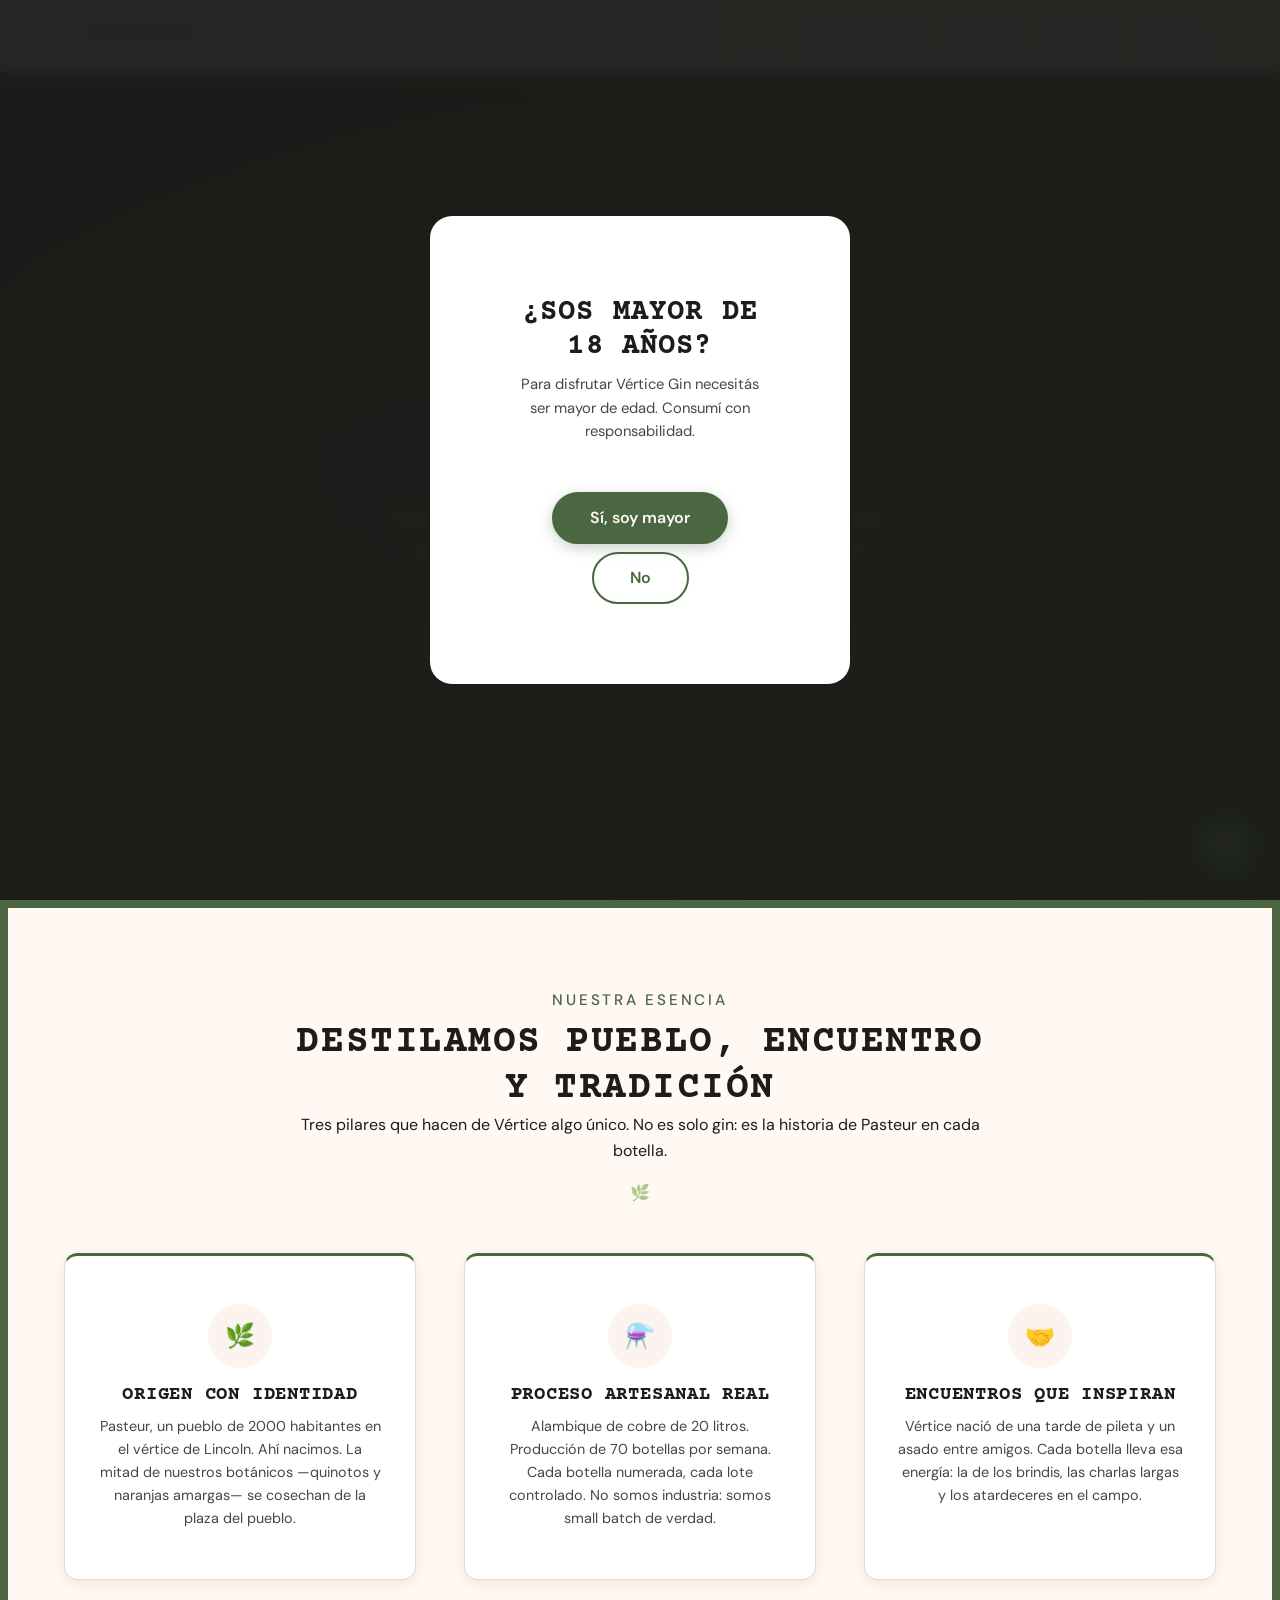
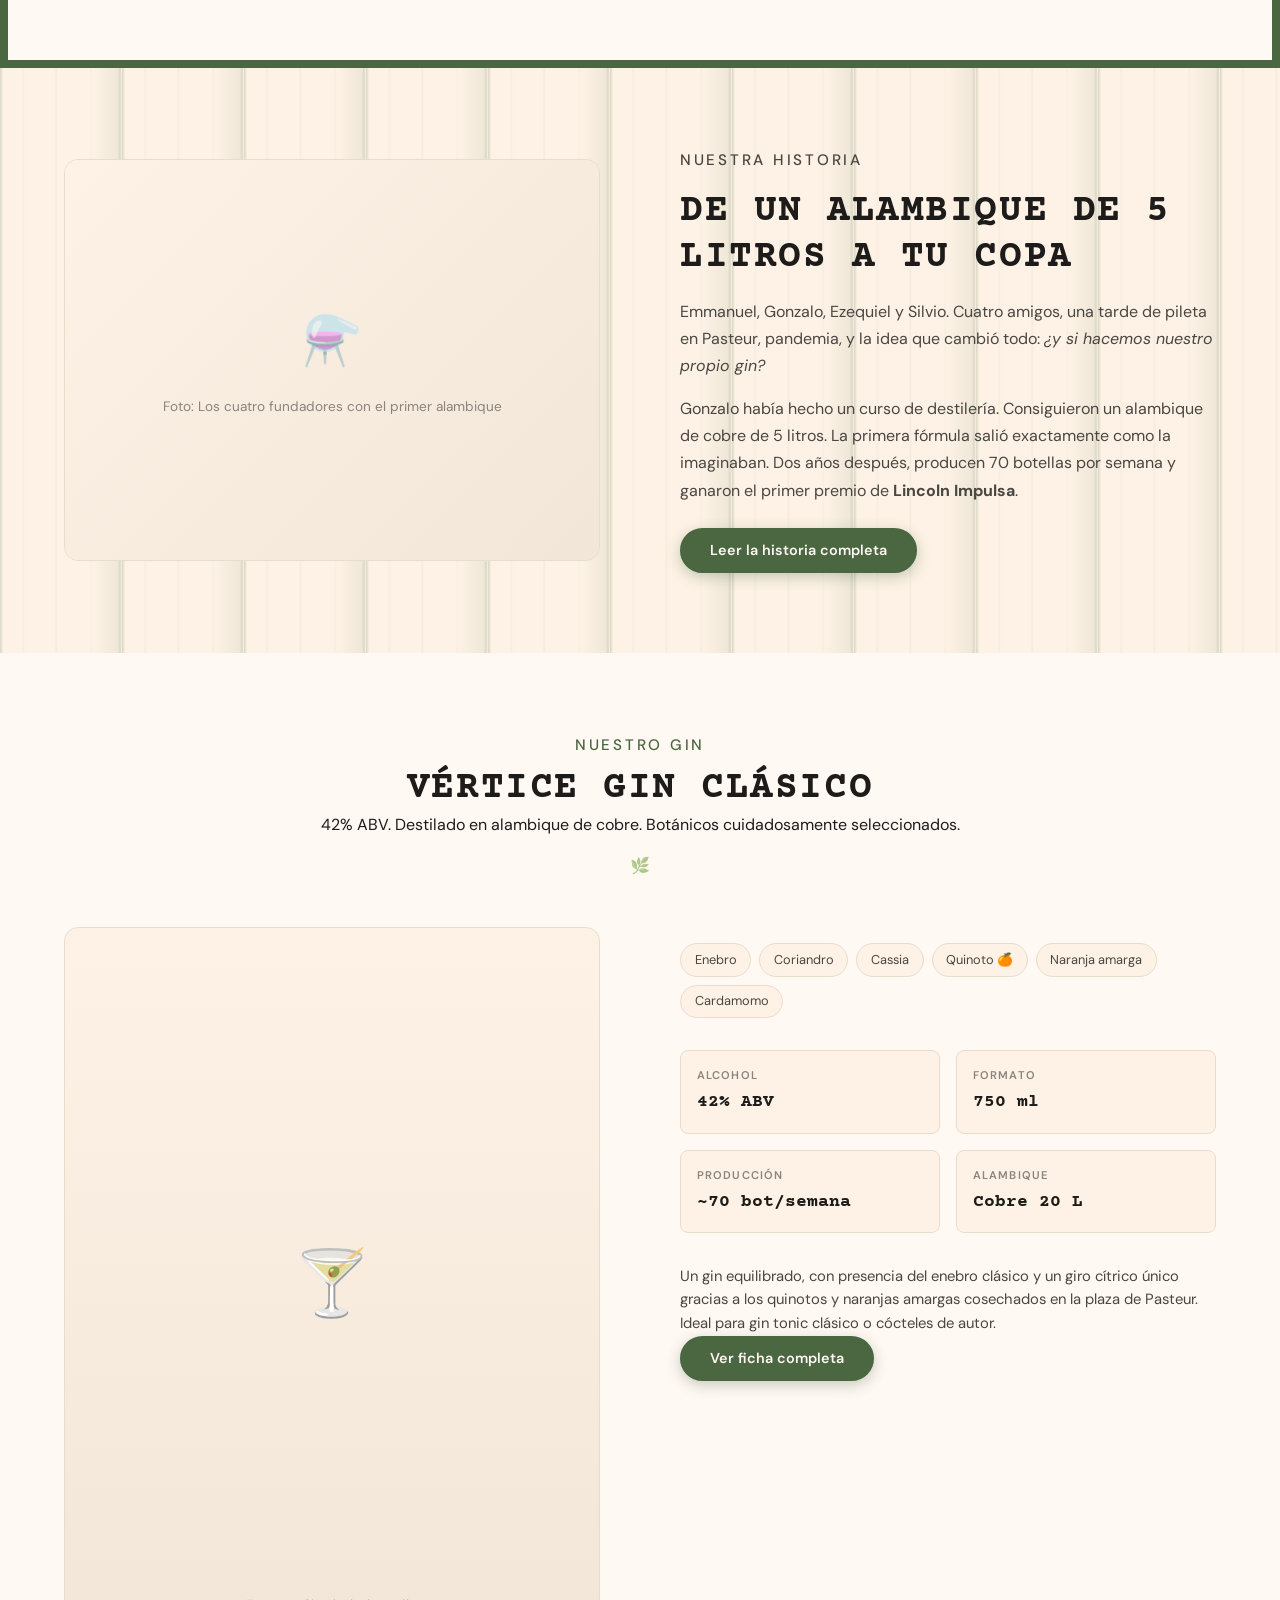
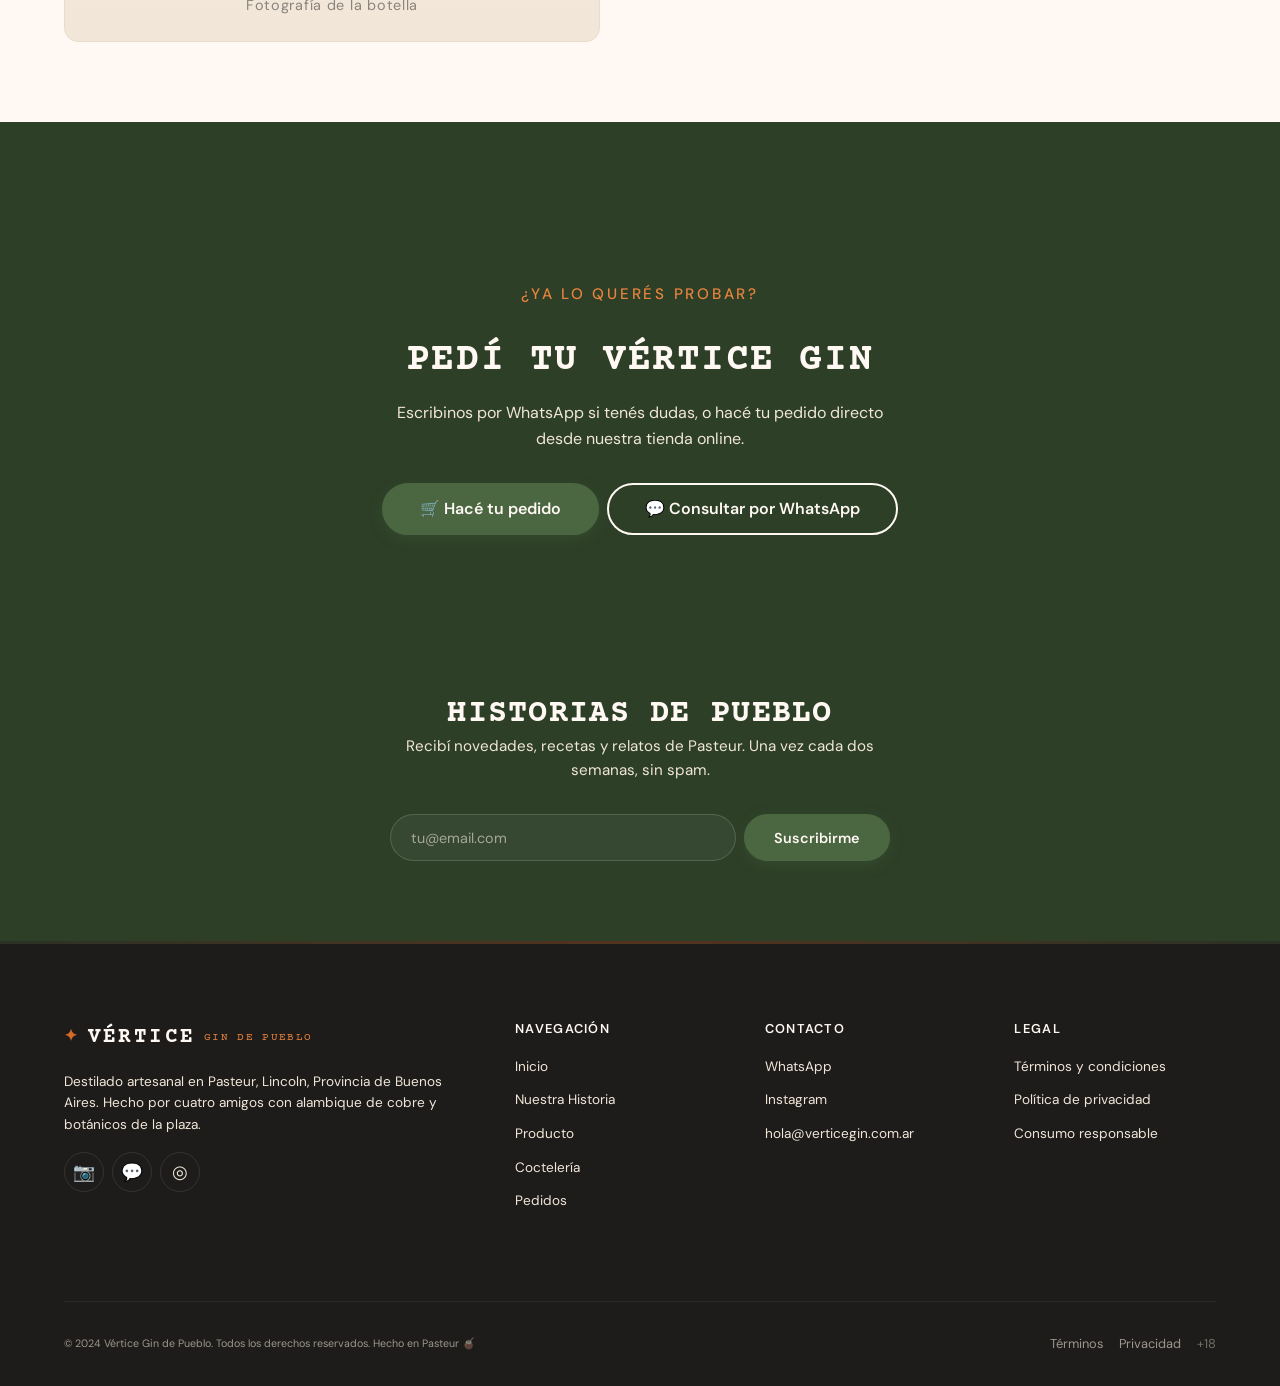
<file: index.html>
<!DOCTYPE html>
<html lang="es-AR">
<head>
  <meta charset="UTF-8">
  <meta name="viewport" content="width=device-width, initial-scale=1.0">
  <title>Vértice Gin de Pueblo — Destilado Artesanal en Pasteur, Lincoln</title>
  <meta name="description" content="Gin artesanal nacido en Pasteur, Lincoln. Alambique de cobre, botánicos de la plaza del pueblo, cuatro amigos. Pedí tu Vértice Gin por WhatsApp. Envíos a todo el país.">
  <meta name="keywords" content="vertice gin, gin de pueblo, gin artesanal pasteur, gin lincoln, gin artesanal argentina, destilado artesanal, gin con quinotos, alambique cobre">
  <meta name="robots" content="index, follow">
  <meta name="author" content="Vértice Gin de Pueblo">
  <link rel="canonical" href="https://verticegin.com.ar/">

  <!-- Open Graph -->
  <meta property="og:type" content="website">
  <meta property="og:title" content="Vértice Gin de Pueblo — Destilado Artesanal en Pasteur, Lincoln">
  <meta property="og:description" content="Gin artesanal de cuatro amigos en Pasteur. Alambique de cobre, botánicos de la plaza. Pedí el tuyo por WhatsApp.">
  <meta property="og:url" content="https://verticegin.com.ar/">
  <meta property="og:image" content="https://verticegin.com.ar/images/og-home.jpg">
  <meta property="og:locale" content="es_AR">
  <meta property="og:site_name" content="Vértice Gin de Pueblo">

  <!-- Twitter Card -->
  <meta name="twitter:card" content="summary_large_image">
  <meta name="twitter:title" content="Vértice Gin de Pueblo">
  <meta name="twitter:description" content="Gin artesanal de Pasteur, Lincoln. Destilamos pueblo.">

  <!-- Schema.org -->
  <script type="application/ld+json">
  {
    "@context": "https://schema.org",
    "@type": "Product",
    "name": "Vértice Gin de Pueblo",
    "description": "Gin artesanal destilado en alambique de cobre. Botánicos locales de Pasteur, Lincoln.",
    "brand": {
      "@type": "Brand",
      "name": "Vértice Gin",
      "slogan": "Gin de Pueblo"
    },
    "manufacturer": {
      "@type": "Organization",
      "name": "Vértice Gin",
      "address": {
        "@type": "PostalAddress",
        "addressLocality": "Pasteur",
        "addressRegion": "Buenos Aires",
        "addressCountry": "AR"
      }
    },
    "offers": {
      "@type": "Offer",
      "availability": "https://schema.org/InStock",
      "priceCurrency": "ARS",
      "price": "0",
      "seller": {
        "@type": "Organization",
        "name": "Vértice Gin",
        "url": "https://wa.me/549XXXXXXXXXX"
      }
    }
  }
  </script>

  <!-- Fonts -->
  <link rel="preconnect" href="https://fonts.googleapis.com">
  <link rel="preconnect" href="https://fonts.gstatic.com" crossorigin>
  <link href="https://fonts.googleapis.com/css2?family=Courier+Prime:ital,wght@0,400;0,700;1,400;1,700&family=DM+Sans:ital,wght@0,400;0,500;0,600;1,400&display=swap" rel="stylesheet">

  <!-- Styles -->
  <link rel="stylesheet" href="css/style.css">

  <!-- Favicon -->
  <link rel="icon" type="image/svg+xml" href="data:image/svg+xml,<svg xmlns='http://www.w3.org/2000/svg' viewBox='0 0 100 100'><text y='.9em' font-size='90'>🍸</text></svg>">
</head>
<body>

  <!-- ⛔ Age Gate -->
  <div id="age-gate" class="age-gate">
    <div class="age-gate__card">
      <h2>¿Sos mayor de 18 años?</h2>
      <p>Para disfrutar Vértice Gin necesitás ser mayor de edad. Consumí con responsabilidad.</p>
      <div class="age-gate__actions">
        <button id="verify-age" class="btn btn--primary btn--lg">Sí, soy mayor</button>
        <button id="deny-age" class="btn btn--outline btn--lg">No</button>
      </div>
    </div>
  </div>

  <!-- ===== HEADER ===== -->
  <header class="header">
    <div class="header__inner">
      <a href="/" class="header__logo">
        Vértice
        <span class="header__logo--accent">Gin de Pueblo</span>
      </a>
      <nav class="header__nav">
        <a href="/">Inicio</a>
        <a href="pages/historia.html">Nuestra Historia</a>
        <a href="pages/producto.html">Producto</a>
        <a href="pages/cocteleria.html">Coctelería</a>
        <a href="pages/pedidos.html">Pedidos</a>
      </nav>
      <button class="hamburger" aria-label="Menú">
        <span></span>
        <span></span>
        <span></span>
      </button>
    </div>
  </header>
  <div class="nav-overlay"></div>

  <!-- ===== HERO ===== -->
<section class="hero">
  <div class="hero__bg"></div>
  <div class="section__vertex-bg"></div>
  <div class="hero__content">
    <div class="hero__label">Destilado Artesanal · Pasteur, Lincoln</div>
    <h1>
      Vértice
      <span>Gin de Pueblo</span>
    </h1>
    <p>Nacido en Pasteur, destilado en cobre con botánicos de la plaza. Un gin con historia, encuentro y sabor a pueblo.</p>
    <div class="hero__actions">
      <a href="pages/pedidos.html" class="btn btn--primary btn--lg">Hacé tu pedido</a>
      <a href="pages/producto.html" class="btn btn--outline-light btn--lg">Conocé nuestro gin</a>
    </div>
  </div>
  <div class="scroll-indicator">
    <span>Descubrí</span>
    <div class="scroll-indicator__dot"></div>
  </div>
</section>

<!-- ===== VALUE PROPS ===== -->
<section class="section section--framed">
  <div class="container">
    <div class="section__header fade-in">
      <p class="subtitle">Nuestra esencia</p>
      <h2>Destilamos pueblo, encuentro y tradición</h2>
      <p>Tres pilares que hacen de Vértice algo único. No es solo gin: es la historia de Pasteur en cada botella.</p>
    </div>
    <div class="values">
      <div class="value-card fade-in">
        <div class="value-card__icon">🌿</div>
        <h3>Origen con identidad</h3>
        <p>Pasteur, un pueblo de 2000 habitantes en el vértice de Lincoln. Ahí nacimos. La mitad de nuestros botánicos —quinotos y naranjas amargas— se cosechan de la plaza del pueblo.</p>
      </div>
      <div class="value-card fade-in">
        <div class="value-card__icon">⚗️</div>
        <h3>Proceso artesanal real</h3>
        <p>Alambique de cobre de 20 litros. Producción de 70 botellas por semana. Cada botella numerada, cada lote controlado. No somos industria: somos small batch de verdad.</p>
      </div>
      <div class="value-card fade-in">
        <div class="value-card__icon">🤝</div>
        <h3>Encuentros que inspiran</h3>
        <p>Vértice nació de una tarde de pileta y un asado entre amigos. Cada botella lleva esa energía: la de los brindis, las charlas largas y los atardeceres en el campo.</p>
      </div>
    </div>
  </div>
</section>

  <!-- ===== STORY SNEAK PEEK ===== -->
  <section class="section section--cream">
    <div class="section__wood"></div>
    <div class="container">
      <div class="story-grid fade-in">
        <div class="story-grid__media">
          <div class="story-media__placeholder">
            <span>⚗️</span>
            <p>Foto: Los cuatro fundadores con el primer alambique</p>
          </div>
        </div>
        <div class="story-grid__content">
          <p class="subtitle">Nuestra Historia</p>
          <h2>De un alambique de 5 litros a tu copa</h2>
          <p>Emmanuel, Gonzalo, Ezequiel y Silvio. Cuatro amigos, una tarde de pileta en Pasteur, pandemia, y la idea que cambió todo: <em>¿y si hacemos nuestro propio gin?</em></p>
          <p>Gonzalo había hecho un curso de destilería. Consiguieron un alambique de cobre de 5 litros. La primera fórmula salió exactamente como la imaginaban. Dos años después, producen 70 botellas por semana y ganaron el primer premio de <strong>Lincoln Impulsa</strong>.</p>
          <a href="pages/historia.html" class="btn btn--primary">Leer la historia completa</a>
        </div>
      </div>
    </div>
  </section>

  <!-- ===== PRODUCT PREVIEW ===== -->
  <section class="section">
    <div class="container">
      <div class="section__header fade-in">
        <p class="subtitle">Nuestro gin</p>
        <h2>Vértice Gin Clásico</h2>
        <p>42% ABV. Destilado en alambique de cobre. Botánicos cuidadosamente seleccionados.</p>
      </div>
      <div class="product-showcase">
        <div class="product-showcase__visual fade-in">
          <div class="product-bottle">
            🍸
            <span style="position:absolute;bottom:24px;font-size:0.9rem;color:var(--text-muted);letter-spacing:0.05em;">Fotografía de la botella</span>
          </div>
        </div>
        <div class="fade-in">
          <div class="product-notes">
            <span>Enebro</span>
            <span>Coriandro</span>
            <span>Cassia</span>
            <span>Quinoto 🍊</span>
            <span>Naranja amarga</span>
            <span>Cardamomo</span>
          </div>
          <div class="product-specs">
            <div class="spec-item">
              <div class="spec-item__label">Alcohol</div>
              <div class="spec-item__value">42% ABV</div>
            </div>
            <div class="spec-item">
              <div class="spec-item__label">Formato</div>
              <div class="spec-item__value">750 ml</div>
            </div>
            <div class="spec-item">
              <div class="spec-item__label">Producción</div>
              <div class="spec-item__value">~70 bot/semana</div>
            </div>
            <div class="spec-item">
              <div class="spec-item__label">Alambique</div>
              <div class="spec-item__value">Cobre 20 L</div>
            </div>
          </div>
          <p style="color:var(--text-secondary);font-size:0.925rem;">
            Un gin equilibrado, con presencia del enebro clásico y un giro cítrico único gracias a los quinotos y naranjas amargas cosechados en la plaza de Pasteur. Ideal para gin tonic clásico o cócteles de autor.
          </p>
          <a href="pages/producto.html" class="btn btn--primary">Ver ficha completa</a>
        </div>
      </div>
    </div>
  </section>

  <!-- ===== CTA SECTION ===== -->
  <section class="section section--dark">
    <div class="container">
      <div class="cta-section fade-in">
        <p class="subtitle" style="color:var(--naranja-light);">¿Ya lo querés probar?</p>
        <h2>Pedí tu Vértice Gin</h2>
        <p>Escribinos por WhatsApp si tenés dudas, o hacé tu pedido directo desde nuestra tienda online.</p>
        <div style="display:flex;gap:var(--space-sm);justify-content:center;flex-wrap:wrap;">
          <a href="pages/pedidos.html" class="btn btn--primary btn--lg">🛒 Hacé tu pedido</a>
          <a href="#" class="btn btn--outline-light btn--lg" data-wa data-wa-message="Hola Vértice! Tengo una consulta sobre el gin." data-wa-location="cta-home">
            💬 Consultar por WhatsApp
          </a>
        </div>
      </div>
    </div>
  </section>

  <!-- ===== NEWSLETTER ===== -->
  <section class="section section--dark" style="padding-top:0;">
    <div class="container">
      <div class="newsletter fade-in">
        <h2>Historias de Pueblo</h2>
        <p>Recibí novedades, recetas y relatos de Pasteur. Una vez cada dos semanas, sin spam.</p>
        <form id="newsletter-form" class="newsletter__form">
          <input type="email" placeholder="tu@email.com" required aria-label="Tu correo electrónico">
          <button type="submit" class="btn btn--primary">Suscribirme</button>
        </form>
      </div>
    </div>
  </section>

  <!-- ===== FOOTER ===== -->
  <footer class="footer">
    <div class="container">
      <div class="footer__grid">
        <div class="footer__brand">
          <a href="/" class="header__logo">
            Vértice
            <span class="header__logo--accent" style="color:var(--naranja-light);">Gin de Pueblo</span>
          </a>
          <p>Destilado artesanal en Pasteur, Lincoln, Provincia de Buenos Aires. Hecho por cuatro amigos con alambique de cobre y botánicos de la plaza.</p>
          <div class="footer__social">
            <a href="https://instagram.com/verticegin" target="_blank" rel="noopener" aria-label="Instagram">📷</a>
            <a href="https://wa.me/549XXXXXXXXXX" target="_blank" rel="noopener" aria-label="WhatsApp">💬</a>
            <a href="https://threads.com/@verticegin" target="_blank" rel="noopener" aria-label="Threads">◎</a>
          </div>
        </div>
        <div class="footer__col">
          <h4>Navegación</h4>
          <ul>
            <li><a href="/">Inicio</a></li>
            <li><a href="pages/historia.html">Nuestra Historia</a></li>
            <li><a href="pages/producto.html">Producto</a></li>
            <li><a href="pages/cocteleria.html">Coctelería</a></li>
            <li><a href="pages/pedidos.html">Pedidos</a></li>
          </ul>
        </div>
        <div class="footer__col">
          <h4>Contacto</h4>
          <ul>
            <li><a href="https://wa.me/549XXXXXXXXXX" target="_blank">WhatsApp</a></li>
            <li><a href="https://instagram.com/verticegin" target="_blank">Instagram</a></li>
            <li><a href="mailto:hola@verticegin.com.ar">hola@verticegin.com.ar</a></li>
          </ul>
        </div>
        <div class="footer__col">
          <h4>Legal</h4>
          <ul>
            <li><a href="#">Términos y condiciones</a></li>
            <li><a href="#">Política de privacidad</a></li>
            <li><a href="#">Consumo responsable</a></li>
          </ul>
        </div>
      </div>
      <div class="footer__bottom">
        <small>&copy; 2024 Vértice Gin de Pueblo. Todos los derechos reservados. Hecho en Pasteur 🧉</small>
        <div class="footer__legal">
          <a href="#">Términos</a>
          <a href="#">Privacidad</a>
          <span style="opacity:0.4;">+18</span>
        </div>
      </div>
    </div>
  </footer>

  <!-- ===== WHATSAPP FLOATING ===== -->
  <div class="wa-float">
    <div class="wa-float__tooltip">💬 Consultanos</div>
    <a href="https://wa.me/549XXXXXXXXXX?text=Hola%20V%C3%A9rtice%21%20Tengo%20una%20consulta."
       target="_blank"
       class="wa-float__btn"
       aria-label="WhatsApp"
       onclick="gtag&&gtag('event','click_whatsapp',{button_location:'float'})">
      💬
    </a>
  </div>

  <!-- Scripts -->
  <script src="js/main.js"></script>
</body>
</html>
</file>
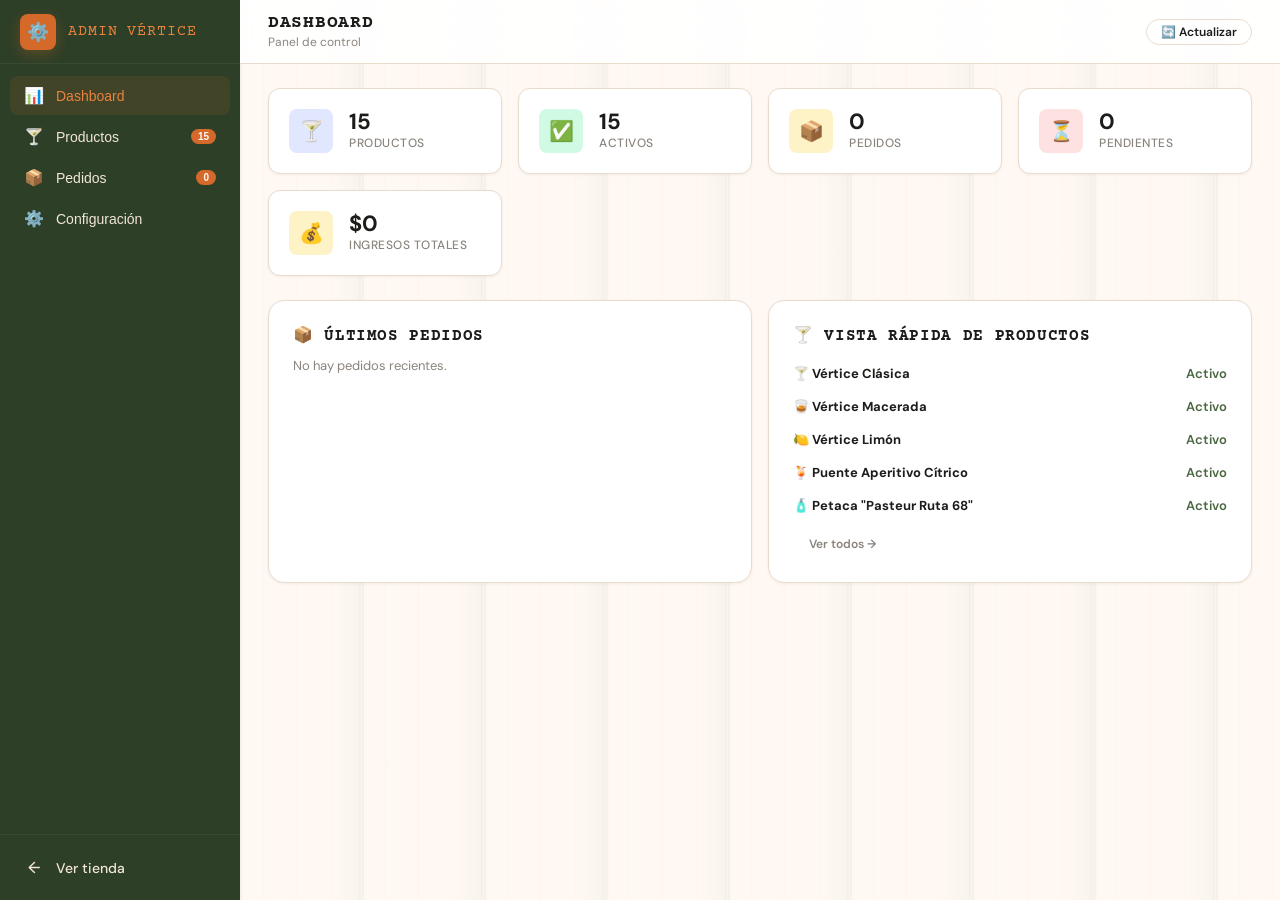
<file: pages/admin.html>
<!DOCTYPE html>
<html lang="es">
<head>
  <meta charset="UTF-8">
  <meta name="viewport" content="width=device-width, initial-scale=1.0">
  <title>Admin — Vértice Gin</title>
  <link href="https://fonts.googleapis.com/css2?family=Courier+Prime:ital,wght@0,400;0,700;1,400;1,700&family=DM+Sans:wght@400;500;600;700&display=swap" rel="stylesheet">
  <link rel="icon" type="image/svg+xml" href="data:image/svg+xml,<svg xmlns='http://www.w3.org/2000/svg' viewBox='0 0 100 100'><text y='.9em' font-size='90'>&#9881;&#65039;</text></svg>">
  <link rel="stylesheet" href="../css/admin.css">
  <style>
    .dynamic-item {
      background: var(--madera-low, #f5f0e8);
      border-radius: var(--radius-sm, 8px);
      padding: 12px;
      margin-bottom: 8px;
      position: relative;
      border: 1px solid var(--madera-border, rgba(45,41,38,0.08));
    }
    .dynamic-item__row { display: flex; gap: 8px; margin-bottom: 6px; }
    .dynamic-item__row input { width: 100%; }
    .dynamic-item textarea { width: 100%; resize: vertical; }
    .dynamic-item textarea,
    .dynamic-item input {
      padding: 7px 10px;
      border: 1.5px solid var(--madera-border, rgba(45,41,38,0.08));
      border-radius: var(--radius-sm, 6px);
      font-family: var(--font-sans);
      font-size: 13px;
      background: var(--blanco, #fff);
      outline: none;
      transition: all 0.2s ease;
    }
    .dynamic-item textarea:focus,
    .dynamic-item input:focus { border-color: var(--naranja, #FF6600); }
    .dynamic-item__checkbox {
      display: flex; align-items: center; gap: 6px;
      font-size: 12px; margin-top: 4px; cursor: pointer;
    }
    .dynamic-item__checkbox input { width: auto; }
    .remove-item-btn {
      position: absolute; top: 8px; right: 8px;
    }
  </style>
</head>
<body>
  <div class="sidebar-overlay" id="sidebarOverlay"></div>

  <aside class="sidebar" id="sidebar">
    <div class="sidebar__brand">
      <div class="sidebar__brand-icon">⚙️</div>
      <span class="sidebar__brand-text">Admin Vértice</span>
    </div>
    <nav class="sidebar__nav">
      <button class="sidebar__link active" data-tab="dashboard">
        <span class="sidebar__link-icon">📊</span>
        <span class="sidebar__link-label">Dashboard</span>
      </button>
      <button class="sidebar__link" data-tab="productos">
        <span class="sidebar__link-icon">🍸</span>
        <span class="sidebar__link-label">Productos</span>
        <span class="sidebar__link-badge" id="productBadge">0</span>
      </button>
      <button class="sidebar__link" data-tab="pedidos">
        <span class="sidebar__link-icon">📦</span>
        <span class="sidebar__link-label">Pedidos</span>
        <span class="sidebar__link-badge" id="orderBadge">0</span>
      </button>
      <button class="sidebar__link" data-tab="config">
        <span class="sidebar__link-icon">⚙️</span>
        <span class="sidebar__link-label">Configuración</span>
      </button>
    </nav>
    <div class="sidebar__footer">
      <a href="../" class="sidebar__link">
        <span class="sidebar__link-icon">←</span>
        <span class="sidebar__link-label">Ver tienda</span>
      </a>
    </div>
  </aside>

  <div class="main">
    <header class="main__header">
      <div class="main__header-left">
        <button class="menu-toggle" id="menuToggle" aria-label="Toggle menu">☰</button>
        <div class="main__header-title" id="headerTitle">
          <h2>Dashboard</h2>
          <p>Panel de control</p>
        </div>
      </div>
      <div class="main__header-actions">
        <button class="btn btn-sm btn-outline" onclick="location.reload()">🔄 Actualizar</button>
      </div>
    </header>

    <div class="main__content">
      <section class="tab-content active" id="tab-dashboard">
        <div class="stats-grid" id="statsGrid">
          <div class="stat-card">
            <div class="stat-card__icon" style="background:#E0E7FF;color:#4338CA;">🍸</div>
            <div class="stat-card__info">
              <h3 id="statProductos">0</h3>
              <p>Productos</p>
            </div>
          </div>
          <div class="stat-card">
            <div class="stat-card__icon" style="background:#D1FAE5;color:#065F46;">✅</div>
            <div class="stat-card__info">
              <h3 id="statActivos">0</h3>
              <p>Activos</p>
            </div>
          </div>
          <div class="stat-card">
            <div class="stat-card__icon" style="background:#FEF3C7;color:#92400E;">📦</div>
            <div class="stat-card__info">
              <h3 id="statPedidos">0</h3>
              <p>Pedidos</p>
            </div>
          </div>
          <div class="stat-card">
            <div class="stat-card__icon" style="background:#FEE2E2;color:#991B1B;">⏳</div>
            <div class="stat-card__info">
              <h3 id="statPendientes">0</h3>
              <p>Pendientes</p>
            </div>
          </div>
          <div class="stat-card">
            <div class="stat-card__icon" style="background:#FEF3C7;color:#92400E;">💰</div>
            <div class="stat-card__info">
              <h3 id="statIngresos">$0</h3>
              <p>Ingresos totales</p>
            </div>
          </div>
        </div>

        <div style="display:grid;grid-template-columns:1fr 1fr;gap:16px;">
          <div class="config-section">
            <h3>📦 Últimos pedidos</h3>
            <div id="dashboardRecentOrders" style="margin-top:12px;">
              <p style="color:var(--text-muted);font-size:13px;">No hay pedidos recientes.</p>
            </div>
          </div>
          <div class="config-section">
            <h3>🍸 Vista rápida de productos</h3>
            <div id="dashboardQuickProducts" style="margin-top:12px;">
              <p style="color:var(--text-muted);font-size:13px;">No hay productos.</p>
            </div>
          </div>
        </div>
      </section>

      <section class="tab-content" id="tab-productos">
        <div class="section-header">
          <h2>Productos</h2>
          <div style="display:flex;gap:8px;flex-wrap:wrap;align-items:center;">
            <div class="search-bar">
              <span class="search-bar__icon">🔍</span>
              <input type="text" id="productSearch" placeholder="Buscar productos..." oninput="renderizarTablaProductos()">
            </div>
            <button class="btn btn-ghost btn-sm" id="exportJsonBtn">📥 Exportar</button>
            <button class="btn btn-ghost btn-sm" id="importJsonBtn">📤 Importar</button>
            <button class="btn btn-primary" id="addProductBtn">+ Agregar</button>
          </div>
        </div>
        <input type="file" id="jsonFileInput" accept=".json" style="display:none">
        <div class="table-wrap">
          <table>
            <thead>
              <tr>
                <th style="width:40px;"></th>
                <th>Nombre</th>
                <th>Precio</th>
                <th>Categoría</th>
                <th>Stock</th>
                <th>Activo</th>
                <th style="width:100px;">Acciones</th>
              </tr>
            </thead>
            <tbody id="productTableBody"></tbody>
          </table>
        </div>
      </section>

      <section class="tab-content" id="tab-pedidos">
        <div class="section-header">
          <h2>Pedidos</h2>
          <div style="display:flex;gap:8px;flex-wrap:wrap;align-items:center;">
            <div class="search-bar">
              <span class="search-bar__icon">🔍</span>
              <input type="text" id="orderSearch" placeholder="Buscar pedidos..." oninput="cargarPedidos()">
            </div>
            <select id="orderStatusFilter" onchange="cargarPedidos()" style="padding:9px 14px;border:1.5px solid var(--gray-200);border-radius:var(--radius-sm);font-family:var(--font-body);font-size:13px;outline:none;cursor:pointer;">
              <option value="">Todos los estados</option>
            </select>
          </div>
        </div>
        <div class="table-wrap">
          <table>
            <thead>
              <tr>
                <th>ID</th>
                <th>Fecha</th>
                <th>Cliente</th>
                <th>Teléfono</th>
                <th>Productos</th>
                <th>Total</th>
                <th>Estado</th>
                <th style="width:120px;">Acciones</th>
              </tr>
            </thead>
            <tbody id="orderTableBody"></tbody>
          </table>
        </div>
      </section>

      <section class="tab-content" id="tab-config">
        <div class="section-header">
          <h2>Configuración</h2>
        </div>
        <div class="config-section">
          <h3>📞 WhatsApp</h3>
          <p class="config-desc">Número para que los clientes se contacten y reciban confirmación de pedidos.</p>
          <div class="config-grid">
            <div class="form-group">
              <label>Número (código país + código área + número, sin +)</label>
              <input type="text" id="cfg-whatsapp" placeholder="5491123456789">
            </div>
          </div>
        </div>
        <div class="config-section">
          <h3>🚚 Delivery</h3>
          <p class="config-desc">Información que se muestra al finalizar un pedido.</p>
          <div class="config-grid">
            <div class="form-group">
              <label>Info de delivery</label>
              <textarea id="cfg-delivery" rows="3" placeholder="Ej: Envíos a todo el país. Consultá por tu zona."></textarea>
            </div>
          </div>
        </div>
        <div class="config-section">
          <h3>📋 Estados de pedido</h3>
          <p class="config-desc">Definí los estados disponibles para los pedidos. El orden define el flujo.</p>
          <div id="orderStatusesContainer"></div>
          <button class="btn btn-sm btn-ghost" onclick="addOrderStatus()" style="margin-top:8px;">+ Agregar estado</button>
        </div>
        <div class="config-section">
          <h3>💾 Datos</h3>
          <p class="config-desc">Exportá o importá toda la configuración del panel.</p>
          <div style="display:flex;gap:8px;flex-wrap:wrap;">
            <button class="btn btn-outline btn-sm" id="exportAllBtn">📥 Exportar todo</button>
            <button class="btn btn-outline btn-sm" id="importAllBtn">📤 Importar todo</button>
            <button class="btn btn-danger btn-sm" id="resetAllBtn" style="margin-left:8px;">🗑️ Resetear datos</button>
          </div>
          <input type="file" id="importAllInput" accept=".json" style="display:none">
        </div>
        <div style="margin-top:8px;">
          <button class="btn btn-primary" id="saveConfigBtn">💾 Guardar configuración</button>
        </div>
      </section>
    </div>
  </div>

  <div class="modal-overlay" id="productModal">
    <div class="modal-box">
      <button class="modal-close" id="closeProductModalBtn">✕</button>
      <h3 id="productModalTitle">Agregar Producto</h3>
      <input type="hidden" id="editProductId">
      <div class="form-row">
        <div class="form-group"><label>Nombre</label><input type="text" id="prod-nombre" placeholder="Ej: Vértice Gin Clásico"></div>
        <div class="form-group"><label>Subtítulo</label><input type="text" id="prod-subtitulo" placeholder="Ej: 42% ABV · 750 ml"></div>
      </div>
      <div class="form-group"><label>Descripción (card)</label><textarea id="prod-descripcion" rows="2" placeholder="Texto breve para la tarjeta del producto"></textarea></div>
      <div class="form-group"><label>Descripción larga (detalle)</label><textarea id="prod-descripcion_larga" rows="3" placeholder="Texto completo para la vista detallada"></textarea></div>
      <div class="form-row">
        <div class="form-group"><label>Precio ($)</label><input type="number" id="prod-precio" step="1" placeholder="18000"></div>
        <div class="form-group"><label>Categoría</label><input type="text" id="prod-categoria" placeholder="Ej: Gin, Combos"></div>
      </div>
      <div class="form-row">
        <div class="form-group"><label>Stock (-1 = ilimitado)</label><input type="number" id="prod-stock" value="-1"></div>
        <div class="form-group"><label>Emoji (fallback)</label><input type="text" id="prod-emoji" placeholder="🍸" maxlength="4"></div>
      </div>
      <div class="form-group"><label>URL de imagen (vacío = placeholder)</label><input type="url" id="prod-imagen_url" placeholder="https://verticegin.com.ar/images/producto.jpg"></div>
      <div class="form-group"><label>Especificaciones (una por línea: Etiqueta: Valor)</label><textarea id="prod-especificaciones" rows="3" placeholder="Alcohol: 42% ABV&#10;Formato: 750 ml"></textarea></div>
      <details style="margin-top:12px;font-size:12px;color:var(--text-muted);border:1px solid var(--madera-border);border-radius:var(--radius-sm);padding:8px 12px;">
        <summary style="cursor:pointer;font-weight:600;font-size:13px;">🌿 Botánicos y pasos del proceso</summary>
        <div style="margin-top:12px;">
          <label style="display:block;font-size:11px;font-weight:600;text-transform:uppercase;color:var(--text-muted);margin-bottom:8px;letter-spacing:0.5px;">Botánicos</label>
          <div id="botanicos-container"></div>
          <button class="btn btn-sm btn-ghost" onclick="addBotanico()" style="margin-top:6px;">+ Agregar botánico</button>
        </div>
        <div style="margin-top:16px;">
          <label style="display:block;font-size:11px;font-weight:600;text-transform:uppercase;color:var(--text-muted);margin-bottom:8px;letter-spacing:0.5px;">Pasos del proceso</label>
          <div id="proceso-steps-container"></div>
          <button class="btn btn-sm btn-ghost" onclick="addProcesoStep()" style="margin-top:6px;">+ Agregar paso</button>
        </div>
      </details>
      <div class="modal-actions">
        <button class="btn btn-ghost" id="cancelProductBtn">Cancelar</button>
        <button class="btn btn-primary" id="saveProductBtn">💾 Guardar</button>
      </div>
    </div>
  </div>

  <div class="modal-overlay" id="orderModal">
    <div class="modal-box modal-box--wide">
      <button class="modal-close" id="closeOrderModalBtn">✕</button>
      <h3>📦 Detalle del Pedido</h3>
      <div id="orderDetailContent"></div>
    </div>
  </div>

  <div class="modal-overlay" id="confirmModal">
    <div class="modal-box" style="max-width:400px;">
      <div class="confirm-dialog">
        <div class="confirm-dialog__icon" id="confirmIcon">⚠️</div>
        <h3 id="confirmTitle">¿Estás seguro?</h3>
        <p id="confirmMessage">Esta acción no se puede deshacer.</p>
        <div style="display:flex;gap:10px;justify-content:center;">
          <button class="btn btn-ghost" id="confirmCancelBtn">Cancelar</button>
          <button class="btn btn-danger" id="confirmOkBtn">Confirmar</button>
        </div>
      </div>
    </div>
  </div>

  <div class="toast-container" id="toastContainer"></div>

  <script src="../js/productos.js"></script>
  <script src="../js/admin.js"></script>
</body>
</html>
</file>
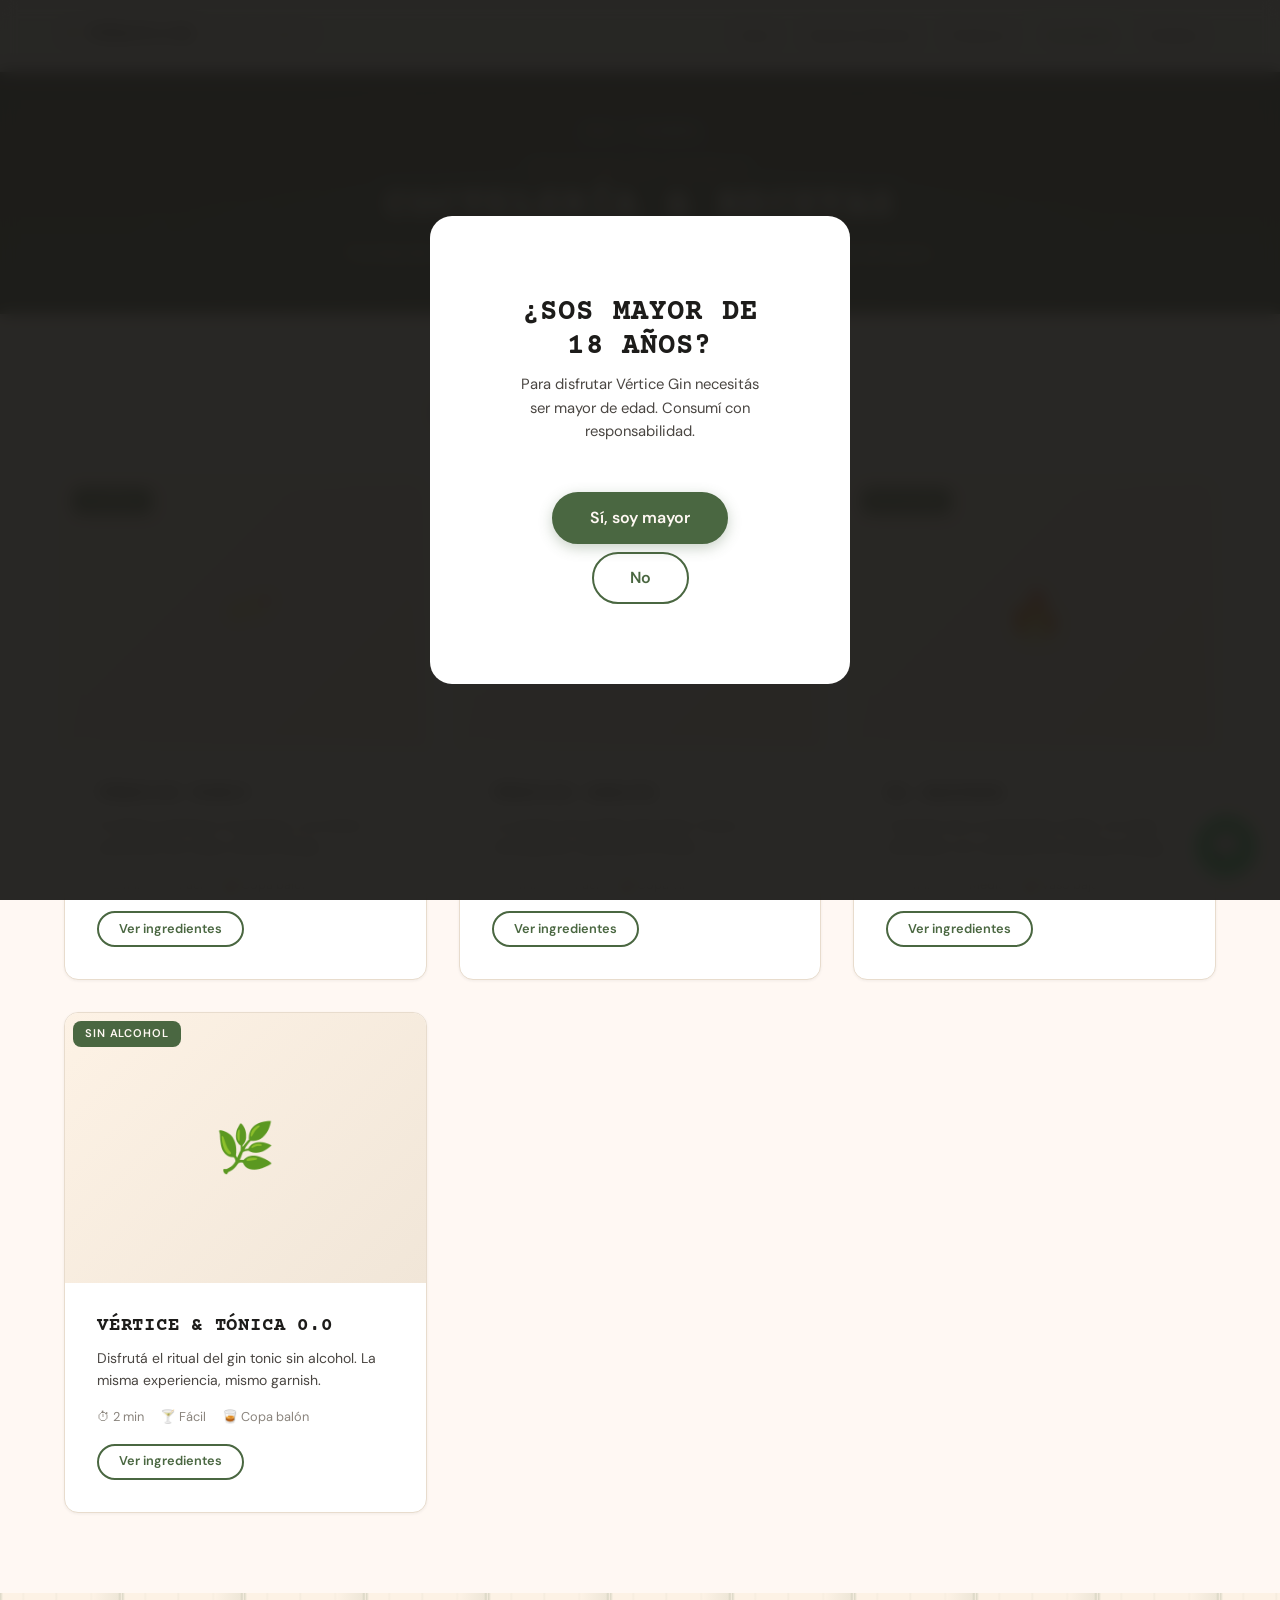
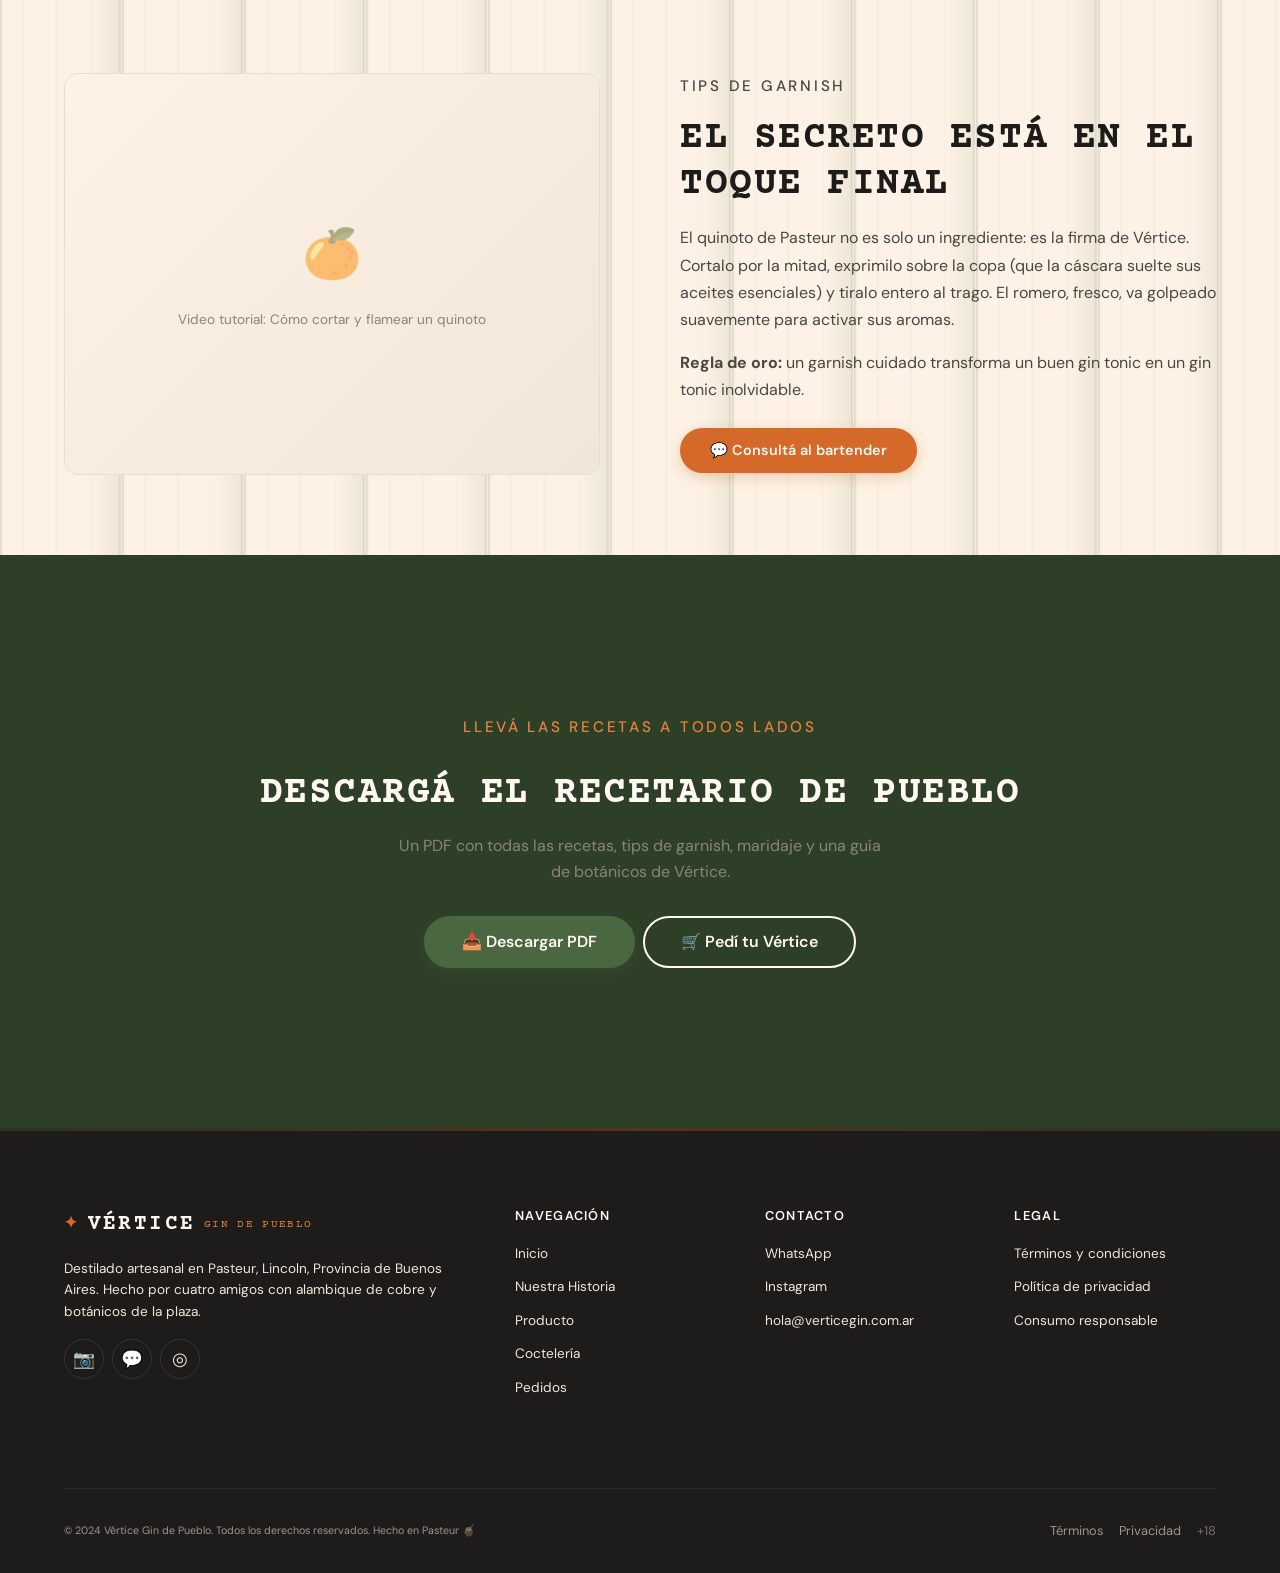
<file: pages/cocteleria.html>
<!DOCTYPE html>
<html lang="es-AR">
<head>
  <meta charset="UTF-8">
  <meta name="viewport" content="width=device-width, initial-scale=1.0">
  <title>Recetas con Vértice Gin — Coctelería de Pueblo | Vértice Gin</title>
  <meta name="description" content="Aprendé a preparar los signature serves de Vértice: Vértice Tonic, Vértice Spritz, El Pasteur y más. Recetas fáciles con gin artesanal de Pasteur.">
  <meta name="keywords" content="recetas con gin vertice, vertice tonic, gin tonic artesanal, cocteleria gin argentina, trago con gin pasteur, recetario gin">
  <link rel="canonical" href="https://verticegin.com.ar/pages/cocteleria.html">

  <meta property="og:type" content="website">
  <meta property="og:title" content="Recetas con Vértice Gin — Coctelería de Pueblo">
  <meta property="og:description" content="Vértice Tonic, Spritz, El Pasteur. Recetas fáciles para disfrutar nuestro gin artesanal.">
  <meta property="og:url" content="https://verticegin.com.ar/pages/cocteleria.html">
  <meta property="og:image" content="https://verticegin.com.ar/images/og-cocteleria.jpg">
  <meta property="og:locale" content="es_AR">

  <meta name="twitter:card" content="summary_large_image">
  <meta name="twitter:title" content="Recetas con Vértice Gin — Coctelería de Pueblo">

  <script type="application/ld+json">
  [{
    "@context":"https://schema.org","@type":"Recipe",
    "name":"Vértice Tonic","description":"El clásico perfecto con quinoto y romero.",
    "recipeCategory":"Cóctel","recipeCuisine":"Argentina","keywords":"gin tonic, vertice tonic",
    "recipeIngredient":["60ml Vértice Gin","150ml Tónica premium","Quinoto fresco","Romero","Hielo"]
  },{
    "@context":"https://schema.org","@type":"Recipe",
    "name":"Vértice Spritz","description":"La versión de pueblo del spritz clásico.",
    "recipeCategory":"Cóctel","recipeCuisine":"Argentina",
    "recipeIngredient":["50ml Vértice Gin","100ml Agua tónica","Soda","Naranja","Hielo"]
  }]
  </script>

  <link rel="preconnect" href="https://fonts.googleapis.com">
  <link rel="preconnect" href="https://fonts.gstatic.com" crossorigin>
  <link href="https://fonts.googleapis.com/css2?family=Courier+Prime:ital,wght@0,400;0,700;1,400;1,700&family=DM+Sans:ital,wght@0,400;0,500;0,600;1,400&display=swap" rel="stylesheet">
  <link rel="stylesheet" href="../css/style.css">
  <link rel="icon" type="image/svg+xml" href="data:image/svg+xml,<svg xmlns='http://www.w3.org/2000/svg' viewBox='0 0 100 100'><text y='.9em' font-size='90'>🍸</text></svg>">
</head>
<body>

  <!-- ⛔ Age Gate -->
  <div id="age-gate" class="age-gate">
    <div class="age-gate__card">
      <h2>¿Sos mayor de 18 años?</h2>
      <p>Para disfrutar Vértice Gin necesitás ser mayor de edad. Consumí con responsabilidad.</p>
      <div class="age-gate__actions">
        <button id="verify-age" class="btn btn--primary btn--lg">Sí, soy mayor</button>
        <button id="deny-age" class="btn btn--outline btn--lg">No</button>
      </div>
    </div>
  </div>

  <!-- ===== HEADER ===== -->
  <header class="header">
    <div class="header__inner">
      <a href="../" class="header__logo">
        Vértice
        <span class="header__logo--accent">Gin de Pueblo</span>
      </a>
      <nav class="header__nav">
        <a href="../">Inicio</a>
        <a href="historia.html">Nuestra Historia</a>
        <a href="producto.html">Producto</a>
        <a href="cocteleria.html">Coctelería</a>
        <a href="pedidos.html">Pedidos</a>
      </nav>
      <button class="hamburger" aria-label="Menú">
        <span></span>
        <span></span>
        <span></span>
      </button>
    </div>
  </header>
  <div class="nav-overlay"></div>

  <!-- ===== PAGE HEADER ===== -->
  <section class="page-header page-header--sm">
    <div class="container page-header__content">
      <div class="breadcrumb">
        <a href="../">Inicio</a>
        <span>/</span>
        <span>Coctelería</span>
      </div>
      <p class="subtitle" style="color:var(--naranja-light);">Recetas de pueblo</p>
      <h1>Coctelería &amp; Recetas</h1>
      <p>Formas de disfrutar Vértice Gin. Del clásico gin tonic a creaciones de autor.</p>
    </div>
  </section>

  <!-- ===== RECIPES ===== -->
  <section class="section">
    <div class="container">
      <div class="recipe-filters">
        <button class="recipe-filter recipe-filter--active" data-filter="all">Todas</button>
        <button class="recipe-filter" data-filter="clasico">Clásicos</button>
        <button class="recipe-filter" data-filter="autor">De autor</button>
        <button class="recipe-filter" data-filter="sin-alcohol">Sin alcohol</button>
      </div>

      <div class="recipes-grid">
        <!-- Vértice Tonic -->
        <div class="recipe-card fade-in" data-category="clasico">
          <div class="recipe-card__image">
            <span>🥂</span>
            <span class="tag">Clásico</span>
          </div>
          <div class="recipe-card__body">
            <h3>Vértice Tonic</h3>
            <p>El clásico perfecto. El quinoto y el romero potencian las notas cítricas del gin.</p>
            <div class="recipe-card__details">
              <span>⏱ 2 min</span>
              <span>🍸 Fácil</span>
              <span>🥃 Copa balón</span>
            </div>
            <button class="toggle-ingredients btn btn--outline btn--sm">Ver ingredientes</button>
            <div class="recipe-card__ingredients">
              <h4>Ingredientes</h4>
              <ul>
                <li>60 ml Vértice Gin</li>
                <li>150 ml Tónica premium (Fever-Tree o similar)</li>
                <li>1 quinoto fresco cortado por la mitad</li>
                <li>1 rama de romero fresco</li>
                <li>Hielo grande (1 cubo o esférico)</li>
              </ul>
              <h4 style="margin-top:var(--space-md);">Preparación</h4>
              <ul>
                <li>Llenar la copa con hielo</li>
                <li>Agregar Vértice Gin</li>
                <li>Exprimir el quinoto sobre la copa y agregarlo</li>
                <li>Completar con tónica suavemente</li>
                <li>Decorar con romero</li>
              </ul>
            </div>
          </div>
        </div>

        <!-- Vértice Spritz -->
        <div class="recipe-card fade-in" data-category="clasico">
          <div class="recipe-card__image">
            <span>🍹</span>
            <span class="tag">Clásico</span>
          </div>
          <div class="recipe-card__body">
            <h3>Vértice Spritz</h3>
            <p>La versión de pueblo del spritz. Fresco, burbujeante, ideal para la tarde.</p>
            <div class="recipe-card__details">
              <span>⏱ 3 min</span>
              <span>🍸 Fácil</span>
              <span>🥃 Copa vino</span>
            </div>
            <button class="toggle-ingredients btn btn--outline btn--sm">Ver ingredientes</button>
            <div class="recipe-card__ingredients">
              <h4>Ingredientes</h4>
              <ul>
                <li>50 ml Vértice Gin</li>
                <li>100 ml Agua tónica</li>
                <li>50 ml Soda</li>
                <li>Rodaja de naranja amarga (o naranja común)</li>
                <li>Hielo</li>
              </ul>
              <h4 style="margin-top:var(--space-md);">Preparación</h4>
              <ul>
                <li>Llenar copa con hielo</li>
                <li>Agregar Vértice Gin</li>
                <li>Agregar tónica y soda</li>
                <li>Remover suavemente</li>
                <li>Decorar con rodaja de naranja</li>
              </ul>
            </div>
          </div>
        </div>

        <!-- El Pasteur -->
        <div class="recipe-card fade-in" data-category="autor">
          <div class="recipe-card__image">
            <span>🔥</span>
            <span class="tag">De autor</span>
          </div>
          <div class="recipe-card__body">
            <h3>El Pasteur</h3>
            <p>Creación de un bartender amigo. Un trago ahumado con caramelo de naranja amarga.</p>
            <div class="recipe-card__details">
              <span>⏱ 5 min</span>
              <span>🍸 Medio</span>
              <span>🥃 Vaso bajo</span>
            </div>
            <button class="toggle-ingredients btn btn--outline btn--sm">Ver ingredientes</button>
            <div class="recipe-card__ingredients">
              <h4>Ingredientes</h4>
              <ul>
                <li>50 ml Vértice Gin</li>
                <li>20 ml jarabe de naranja amarga (casero)</li>
                <li>10 ml jugo de limón fresco</li>
                <li>100 ml ginger ale</li>
                <li>Hielo</li>
                <li>Piel de naranja flameada (para decorar)</li>
              </ul>
              <h4 style="margin-top:var(--space-md);">Preparación</h4>
              <ul>
                <li>En un vaso bajo, mezclar gin, jarabe y jugo de limón</li>
                <li>Agregar hielo abundante</li>
                <li>Completar con ginger ale</li>
                <li>Flamear la piel de naranja sobre el trago y decorar</li>
              </ul>
            </div>
          </div>
        </div>

        <!-- Vértice & Tónica Sin -->
        <div class="recipe-card fade-in" data-category="sin-alcohol">
          <div class="recipe-card__image">
            <span>🌿</span>
            <span class="tag">Sin alcohol</span>
          </div>
          <div class="recipe-card__body">
            <h3>Vértice &amp; Tónica 0.0</h3>
            <p>Disfrutá el ritual del gin tonic sin alcohol. La misma experiencia, mismo garnish.</p>
            <div class="recipe-card__details">
              <span>⏱ 2 min</span>
              <span>🍸 Fácil</span>
              <span>🥃 Copa balón</span>
            </div>
            <button class="toggle-ingredients btn btn--outline btn--sm">Ver ingredientes</button>
            <div class="recipe-card__ingredients">
              <h4>Ingredientes</h4>
              <ul>
                <li>60 ml Tónica premium (sin alcohol)</li>
                <li>Hielo grande</li>
                <li>1 quinoto fresco o rodaja de naranja</li>
                <li>Romero fresco</li>
              </ul>
              <h4 style="margin-top:var(--space-md);">Preparación</h4>
              <ul>
                <li>Llenar copa con hielo</li>
                <li>Completar con tónica</li>
                <li>Exprimir quinoto y agregarlo</li>
                <li>Decorar con romero</li>
              </ul>
            </div>
          </div>
        </div>
      </div>
    </div>
  </section>

  <!-- ===== TIPS ===== -->
  <section class="section section--cream">
    <div class="section__wood"></div>
    <div class="container">
      <div class="story-grid fade-in">
        <div class="story-grid__media">
          <div class="story-media__placeholder">
            <span>🍊</span>
            <p>Video tutorial: Cómo cortar y flamear un quinoto</p>
          </div>
        </div>
        <div class="story-grid__content">
          <p class="subtitle">Tips de garnish</p>
          <h2>El secreto está en el toque final</h2>
          <p>El quinoto de Pasteur no es solo un ingrediente: es la firma de Vértice. Cortalo por la mitad, exprimilo sobre la copa (que la cáscara suelte sus aceites esenciales) y tiralo entero al trago. El romero, fresco, va golpeado suavemente para activar sus aromas.</p>
          <p><strong>Regla de oro:</strong> un garnish cuidado transforma un buen gin tonic en un gin tonic inolvidable.</p>
          <a href="#" class="btn btn--accent" data-wa data-wa-message="Hola! Descargué el recetario de Vértice. ¿Me recomiendan alguna tónica para el Vértice Tonic?" data-wa-location="tips-cocteleria">
            💬 Consultá al bartender
          </a>
        </div>
      </div>
    </div>
  </section>

  <!-- ===== DOWNLOAD RECETARIO ===== -->
  <section class="section section--dark">
    <div class="container">
      <div class="cta-section fade-in">
        <p class="subtitle" style="color:var(--naranja-light);">Llevá las recetas a todos lados</p>
        <h2>Descargá el Recetario de Pueblo</h2>
        <p style="color:var(--arena);">Un PDF con todas las recetas, tips de garnish, maridaje y una guía de botánicos de Vértice.</p>
        <div style="display:flex;gap:var(--space-sm);justify-content:center;flex-wrap:wrap;">
          <a href="#" class="btn btn--primary btn--lg" onclick="alert('📥 Próximamente: descarga del recetario. Dejanos tu mail en el newsletter y te avisamos.');">📥 Descargar PDF</a>
          <a href="pedidos.html" class="btn btn--outline-light btn--lg">🛒 Pedí tu Vértice</a>
        </div>
      </div>
    </div>
  </section>

  <!-- ===== FOOTER ===== -->
  <footer class="footer">
    <div class="container">
      <div class="footer__grid">
        <div class="footer__brand">
          <a href="../" class="header__logo">
            Vértice
            <span class="header__logo--accent" style="color:var(--naranja-light);">Gin de Pueblo</span>
          </a>
          <p>Destilado artesanal en Pasteur, Lincoln, Provincia de Buenos Aires. Hecho por cuatro amigos con alambique de cobre y botánicos de la plaza.</p>
          <div class="footer__social">
            <a href="https://instagram.com/verticegin" target="_blank" rel="noopener" aria-label="Instagram">📷</a>
            <a href="https://wa.me/549XXXXXXXXXX" target="_blank" rel="noopener" aria-label="WhatsApp">💬</a>
            <a href="https://threads.com/@verticegin" target="_blank" rel="noopener" aria-label="Threads">◎</a>
          </div>
        </div>
        <div class="footer__col">
          <h4>Navegación</h4>
          <ul>
            <li><a href="../">Inicio</a></li>
            <li><a href="historia.html">Nuestra Historia</a></li>
            <li><a href="producto.html">Producto</a></li>
            <li><a href="cocteleria.html">Coctelería</a></li>
            <li><a href="pedidos.html">Pedidos</a></li>
          </ul>
        </div>
        <div class="footer__col">
          <h4>Contacto</h4>
          <ul>
            <li><a href="https://wa.me/549XXXXXXXXXX" target="_blank">WhatsApp</a></li>
            <li><a href="https://instagram.com/verticegin" target="_blank">Instagram</a></li>
            <li><a href="mailto:hola@verticegin.com.ar">hola@verticegin.com.ar</a></li>
          </ul>
        </div>
        <div class="footer__col">
          <h4>Legal</h4>
          <ul>
            <li><a href="#">Términos y condiciones</a></li>
            <li><a href="#">Política de privacidad</a></li>
            <li><a href="#">Consumo responsable</a></li>
          </ul>
        </div>
      </div>
      <div class="footer__bottom">
        <small>&copy; 2024 Vértice Gin de Pueblo. Todos los derechos reservados. Hecho en Pasteur 🧉</small>
        <div class="footer__legal">
          <a href="#">Términos</a>
          <a href="#">Privacidad</a>
          <span style="opacity:0.4;">+18</span>
        </div>
      </div>
    </div>
  </footer>

  <!-- ===== WHATSAPP FLOATING ===== -->
  <div class="wa-float">
    <div class="wa-float__tooltip">💬 Consultanos</div>
    <a href="https://wa.me/549XXXXXXXXXX?text=Hola%20V%C3%A9rtice%21%20Tengo%20una%20consulta."
       target="_blank"
       class="wa-float__btn"
       aria-label="WhatsApp"
       onclick="gtag&&gtag('event','click_whatsapp',{button_location:'float'})">
      💬
    </a>
  </div>

  <script src="../js/main.js"></script>
  <script src="../js/cocteleria.js"></script>
</body>
</html>
</file>
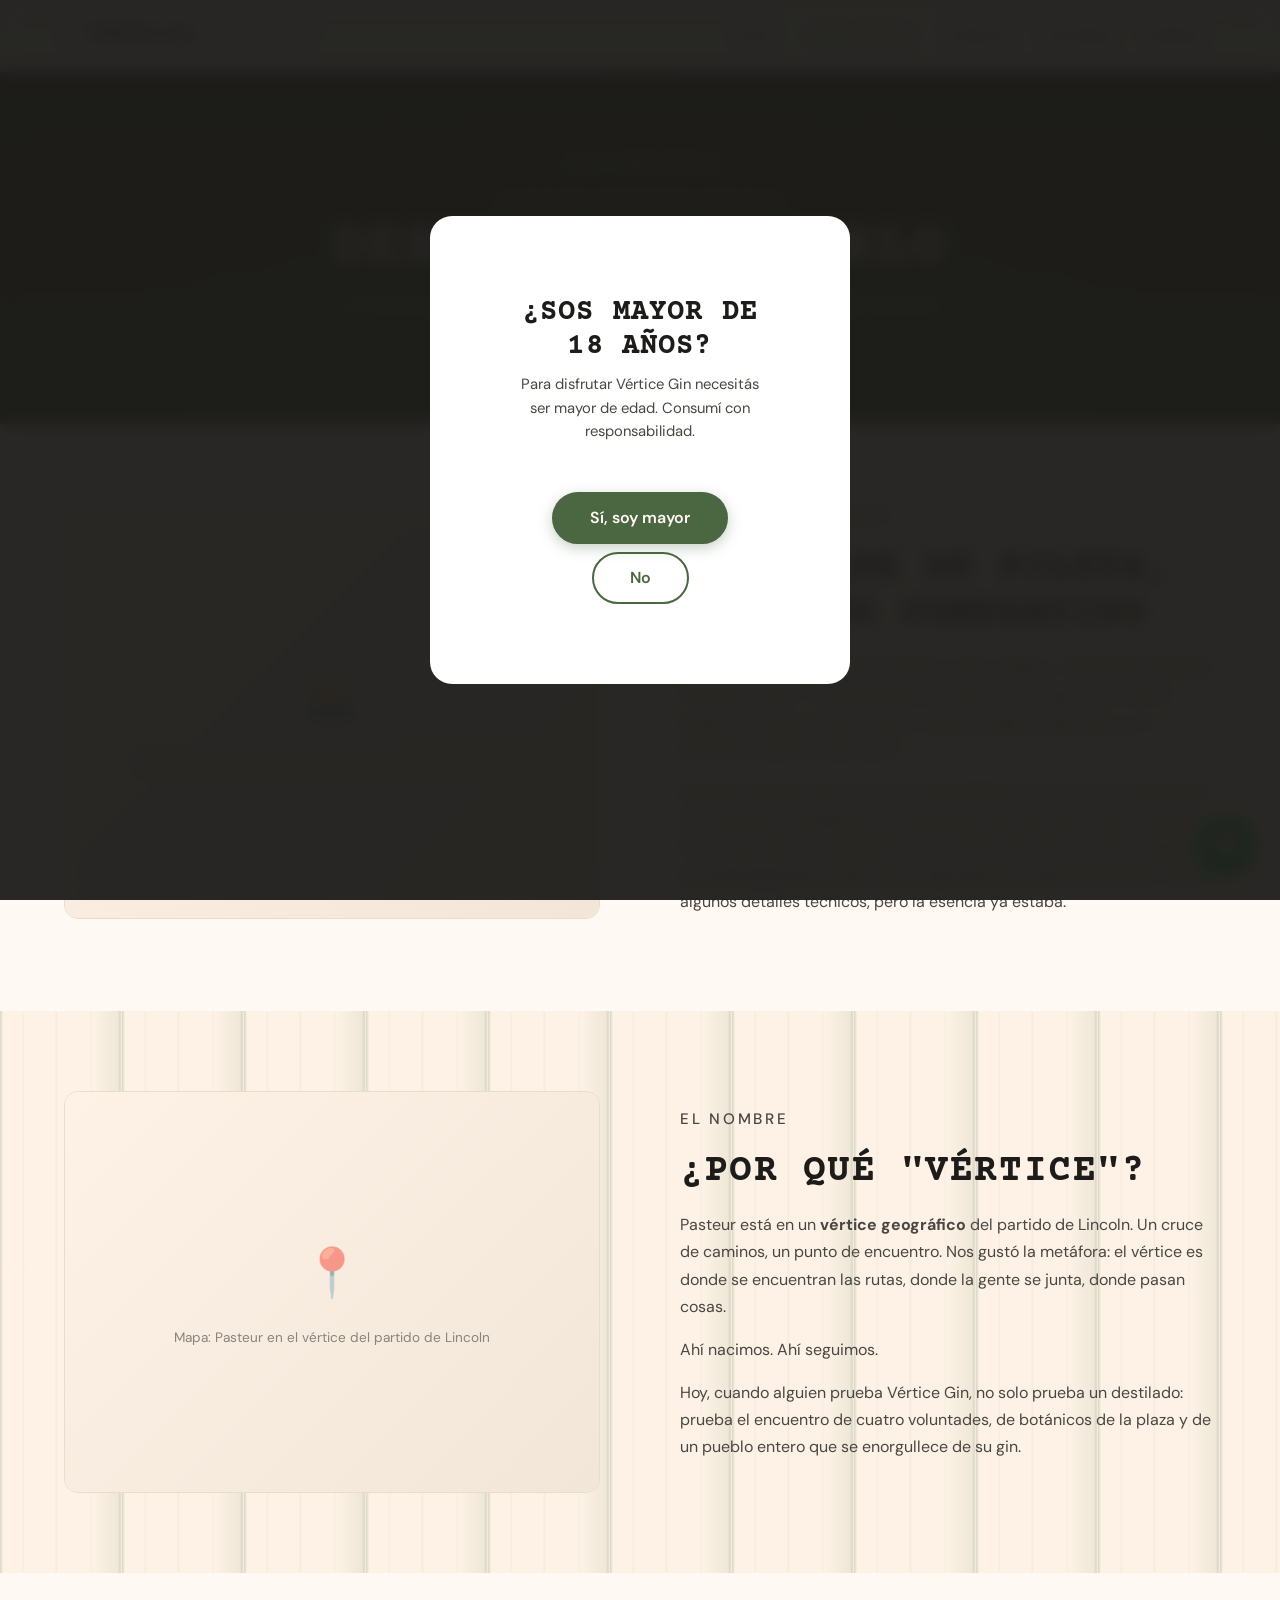
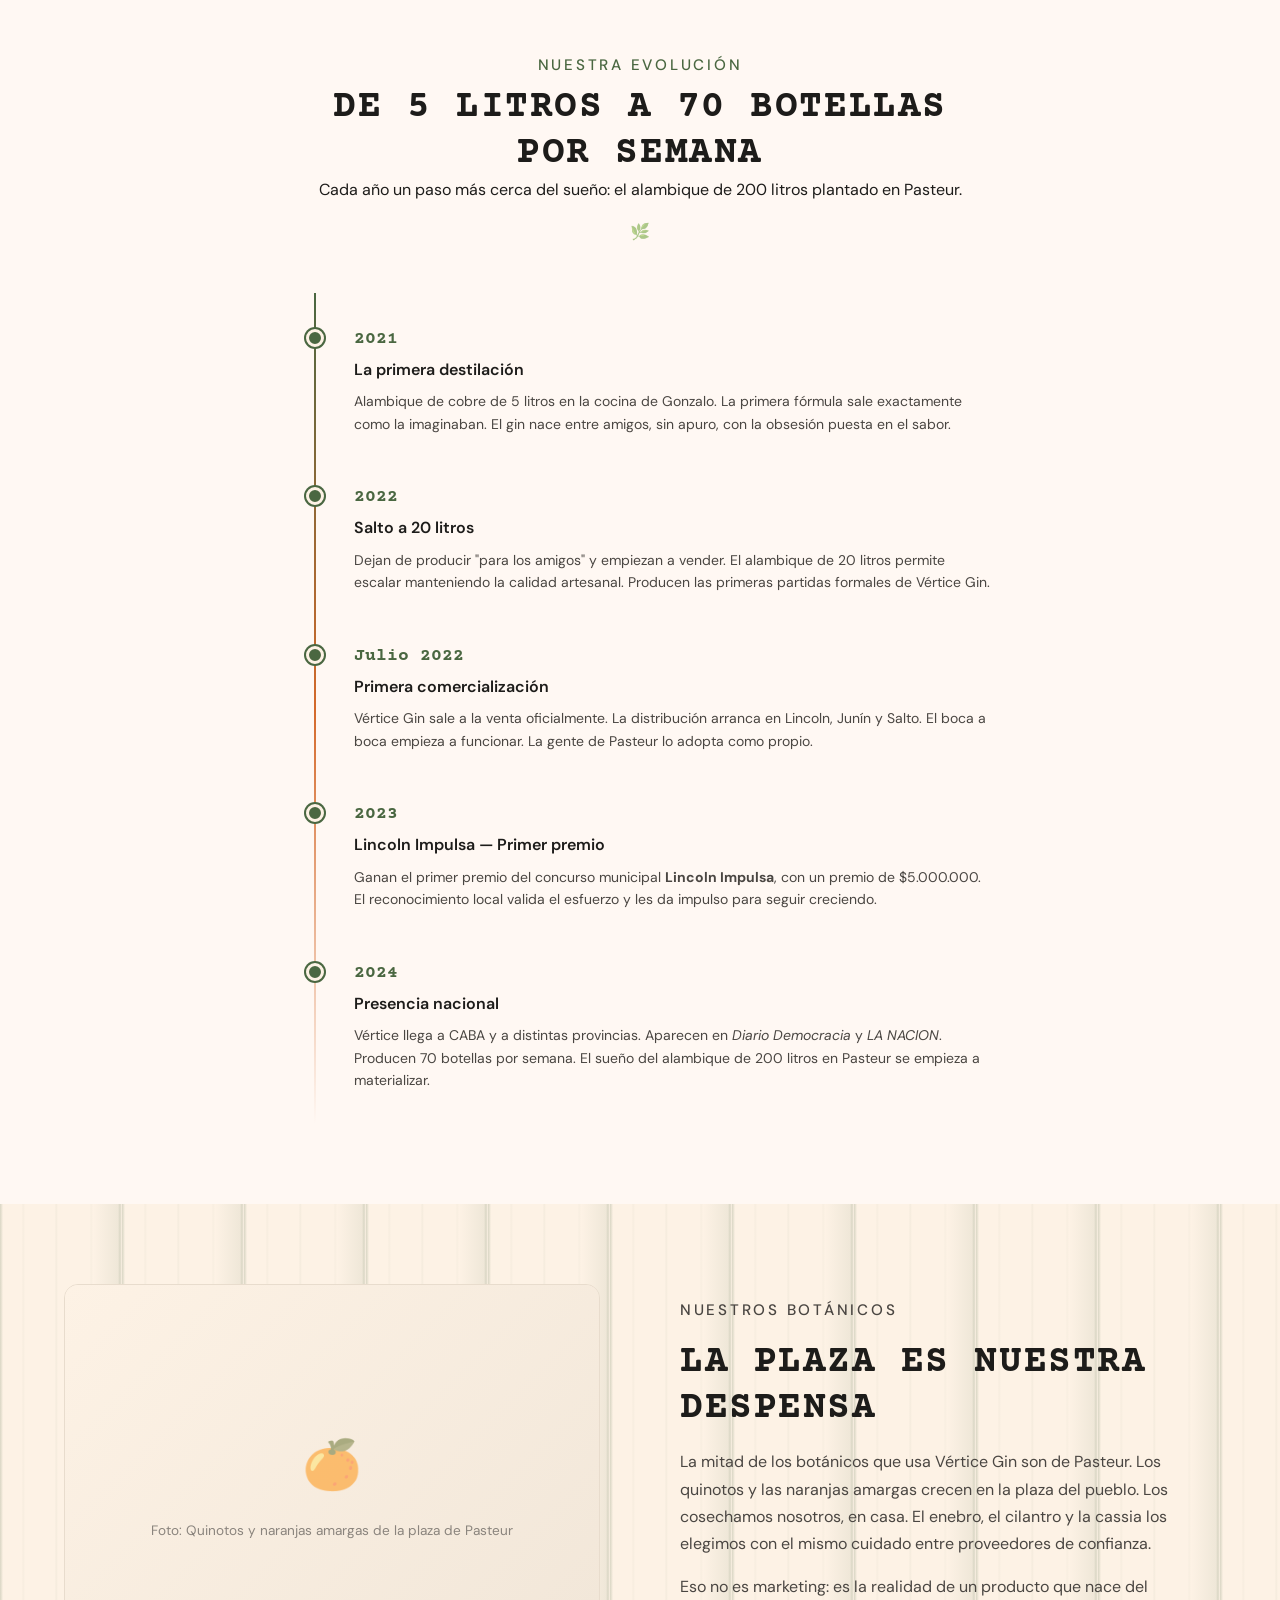
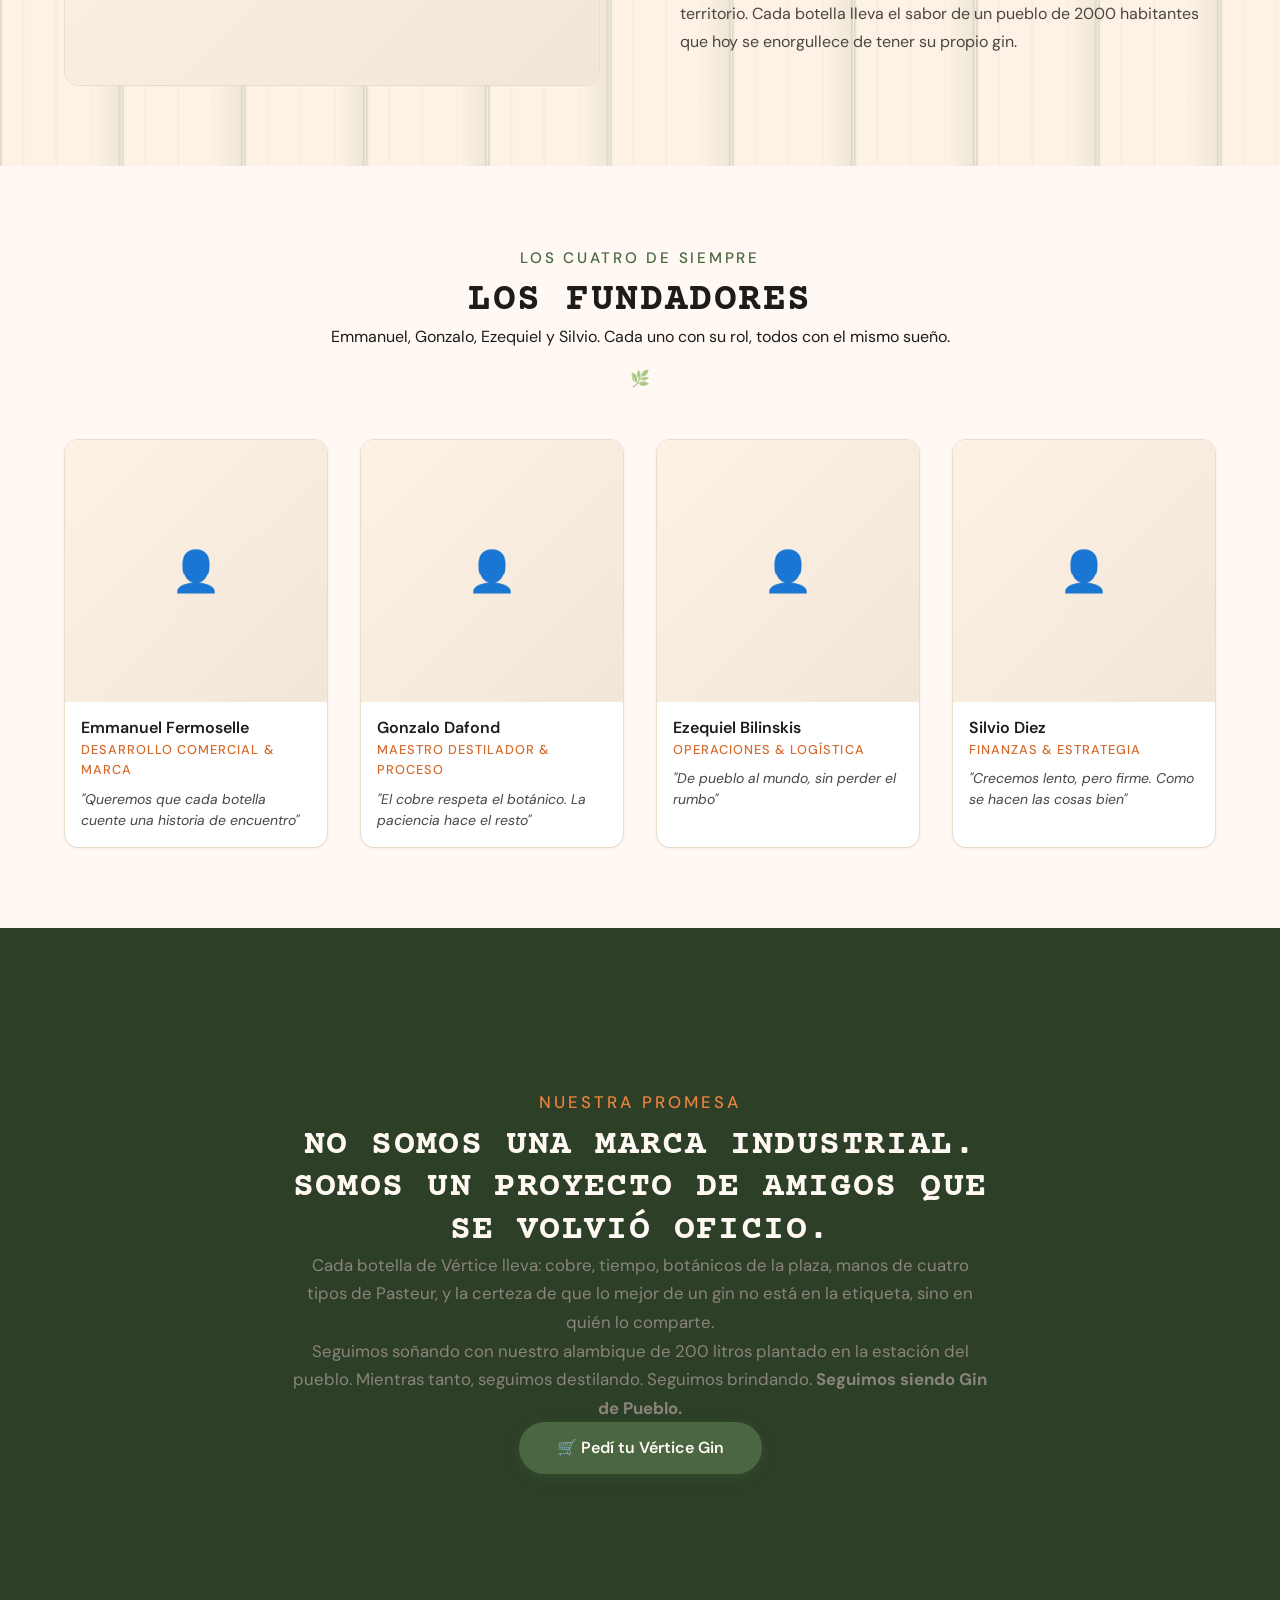
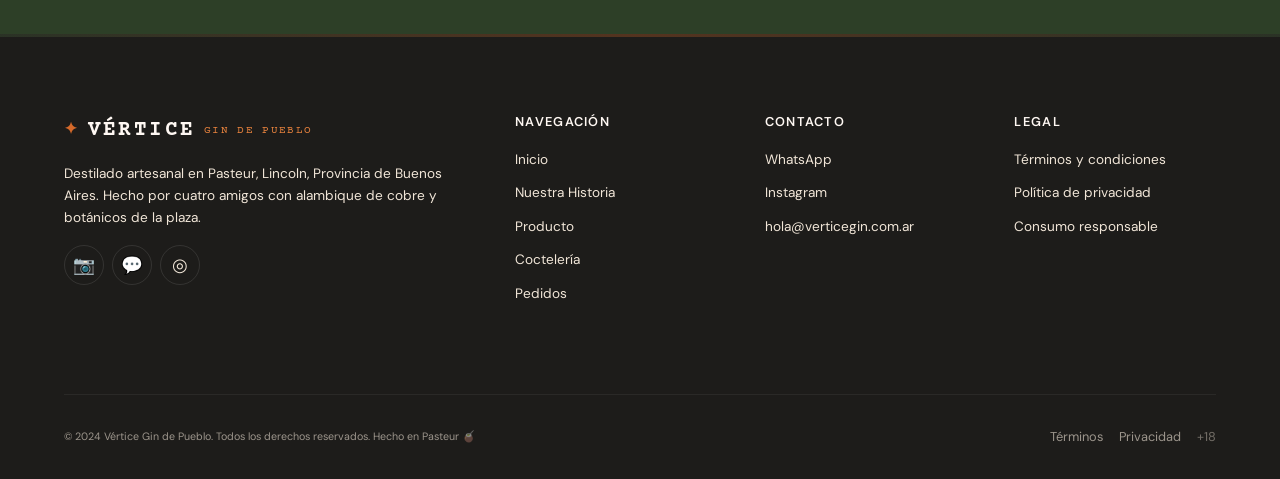
<file: pages/historia.html>
<!DOCTYPE html>
<html lang="es-AR">
<head>
  <meta charset="UTF-8">
  <meta name="viewport" content="width=device-width, initial-scale=1.0">
  <title>Nuestra Historia — Vértice Gin de Pueblo | 4 Amigos, 1 Alambique, 1 Pueblo</title>
  <meta name="description" content="De un alambique de 5L a un gin premiado. Conocé a Emmanuel, Gonzalo, Ezequiel y Silvio. La historia detrás de Vértice Gin de Pueblo, nacido en Pasteur, Lincoln.">
  <meta name="keywords" content="historia vertice gin, cuatro amigos pasteur, emmanuel fermoselle, gonzalo dafond, ezequiel bilinskis, silvio diez, lincoln impulsa, gin artesanal historia">
  <link rel="canonical" href="https://verticegin.com.ar/pages/historia.html">

  <meta property="og:type" content="website">
  <meta property="og:title" content="Nuestra Historia — Vértice Gin de Pueblo">
  <meta property="og:description" content="Cuatro amigos, un alambique de 5L y un sueño compartido en Pasteur.">
  <meta property="og:url" content="https://verticegin.com.ar/pages/historia.html">
  <meta property="og:image" content="https://verticegin.com.ar/images/og-historia.jpg">
  <meta property="og:locale" content="es_AR">
  <meta property="og:site_name" content="Vértice Gin de Pueblo">

  <meta name="twitter:card" content="summary_large_image">
  <meta name="twitter:title" content="Nuestra Historia — Vértice Gin de Pueblo">

  <script type="application/ld+json">
  {
    "@context": "https://schema.org",
    "@type": "AboutPage",
    "name": "Nuestra Historia",
    "description": "La historia de cuatro amigos que crearon Vértice Gin en Pasteur.",
    "mainEntity": {
      "@type": "Organization",
      "name": "Vértice Gin",
      "foundingDate": "2021",
      "founders": [
        {"@type":"Person","name":"Emmanuel Fermoselle"},
        {"@type":"Person","name":"Gonzalo Dafond"},
        {"@type":"Person","name":"Ezequiel Bilinskis"},
        {"@type":"Person","name":"Silvio Diez"}
      ],
      "foundingLocation": {"@type":"Place","name":"Pasteur, Lincoln, Buenos Aires"}
    }
  }
  </script>

  <link rel="preconnect" href="https://fonts.googleapis.com">
  <link rel="preconnect" href="https://fonts.gstatic.com" crossorigin>
  <link href="https://fonts.googleapis.com/css2?family=Courier+Prime:ital,wght@0,400;0,700;1,400;1,700&family=DM+Sans:ital,wght@0,400;0,500;0,600;1,400&display=swap" rel="stylesheet">
  <link rel="stylesheet" href="../css/style.css">
  <link rel="icon" type="image/svg+xml" href="data:image/svg+xml,<svg xmlns='http://www.w3.org/2000/svg' viewBox='0 0 100 100'><text y='.9em' font-size='90'>🍸</text></svg>">
</head>
<body>

  <!-- ⛔ Age Gate -->
  <div id="age-gate" class="age-gate">
    <div class="age-gate__card">
      <h2>¿Sos mayor de 18 años?</h2>
      <p>Para disfrutar Vértice Gin necesitás ser mayor de edad. Consumí con responsabilidad.</p>
      <div class="age-gate__actions">
        <button id="verify-age" class="btn btn--primary btn--lg">Sí, soy mayor</button>
        <button id="deny-age" class="btn btn--outline btn--lg">No</button>
      </div>
    </div>
  </div>

  <!-- ===== HEADER ===== -->
  <header class="header">
    <div class="header__inner">
      <a href="../" class="header__logo">
        Vértice
        <span class="header__logo--accent">Gin de Pueblo</span>
      </a>
      <nav class="header__nav">
        <a href="../">Inicio</a>
        <a href="historia.html">Nuestra Historia</a>
        <a href="producto.html">Producto</a>
        <a href="cocteleria.html">Coctelería</a>
        <a href="pedidos.html">Pedidos</a>
      </nav>
      <button class="hamburger" aria-label="Menú">
        <span></span>
        <span></span>
        <span></span>
      </button>
    </div>
  </header>
  <div class="nav-overlay"></div>

  <!-- ===== PAGE HEADER ===== -->
  <section class="page-header">
    <div class="container page-header__content">
      <div class="breadcrumb">
        <a href="../">Inicio</a>
        <span>/</span>
        <span>Nuestra Historia</span>
      </div>
      <p class="subtitle" style="color:var(--naranja-light);">Conocé nuestro origen</p>
      <h1>Destilamos Pueblo</h1>
      <p>La historia de cuatro amigos de Pasteur que convirtieron una tarde de pileta en un gin premiado.</p>
    </div>
  </section>

  <!-- ===== INTRO STORY ===== -->
  <section class="section">
    <div class="container">
      <div class="story-grid fade-in">
        <div class="story-grid__media">
          <div class="story-media__placeholder">
            <span>🏊</span>
            <p>Foto: Una tarde de pileta en Pasteur — donde empezó todo</p>
          </div>
        </div>
        <div class="story-grid__content">
          <p class="subtitle">2020 — El comienzo</p>
          <h2>Una tarde de pileta, un sueño compartido</h2>
          <p>Todo empezó en pandemia. Éramos cuatro amigos —Emmanuel, Gonzalo, Ezequiel y Silvio— compartiendo un asado, unos tragos y la vida de pueblo en Pasteur. Entre charla y charla, surgió la idea loca: <em>¿y si hacemos nuestro propio gin?</em></p>
          <p>Gonzalo venía de hacer un curso de destilería. Los otros tres, de apostar a la intuición. Conseguimos un alambique de cobre de 5 litros, chiquito, de los que usan los laboratorios. La primera fórmula nos voló la cabeza: era <strong>exactamente</strong> el sabor que imaginábamos. Había que ajustar color y algunos detalles técnicos, pero la esencia ya estaba.</p>
        </div>
      </div>
    </div>
  </section>

  <!-- ===== NAME ORIGIN ===== -->
  <section class="section section--cream">
    <div class="section__wood"></div>
    <div class="container">
      <div class="story-grid story-grid--reverse fade-in">
        <div class="story-grid__media">
          <div class="story-media__placeholder">
            <span>📍</span>
            <p>Mapa: Pasteur en el vértice del partido de Lincoln</p>
          </div>
        </div>
        <div class="story-grid__content">
          <p class="subtitle">El nombre</p>
          <h2>¿Por qué "Vértice"?</h2>
          <p>Pasteur está en un <strong>vértice geográfico</strong> del partido de Lincoln. Un cruce de caminos, un punto de encuentro. Nos gustó la metáfora: el vértice es donde se encuentran las rutas, donde la gente se junta, donde pasan cosas.</p>
          <p>Ahí nacimos. Ahí seguimos.</p>
          <p>Hoy, cuando alguien prueba Vértice Gin, no solo prueba un destilado: prueba el encuentro de cuatro voluntades, de botánicos de la plaza y de un pueblo entero que se enorgullece de su gin.</p>
        </div>
      </div>
    </div>
  </section>

  <!-- ===== TIMELINE ===== -->
  <section class="section">
    <div class="container">
      <div class="section__header fade-in">
        <p class="subtitle">Nuestra evolución</p>
        <h2>De 5 litros a 70 botellas por semana</h2>
        <p>Cada año un paso más cerca del sueño: el alambique de 200 litros plantado en Pasteur.</p>
      </div>
      <div class="timeline fade-in">
        <div class="timeline__item">
          <div class="timeline__dot"></div>
          <div class="timeline__year">2021</div>
          <div class="timeline__title">La primera destilación</div>
          <div class="timeline__text">Alambique de cobre de 5 litros en la cocina de Gonzalo. La primera fórmula sale exactamente como la imaginaban. El gin nace entre amigos, sin apuro, con la obsesión puesta en el sabor.</div>
        </div>
        <div class="timeline__item">
          <div class="timeline__dot"></div>
          <div class="timeline__year">2022</div>
          <div class="timeline__title">Salto a 20 litros</div>
          <div class="timeline__text">Dejan de producir "para los amigos" y empiezan a vender. El alambique de 20 litros permite escalar manteniendo la calidad artesanal. Producen las primeras partidas formales de Vértice Gin.</div>
        </div>
        <div class="timeline__item">
          <div class="timeline__dot"></div>
          <div class="timeline__year">Julio 2022</div>
          <div class="timeline__title">Primera comercialización</div>
          <div class="timeline__text">Vértice Gin sale a la venta oficialmente. La distribución arranca en Lincoln, Junín y Salto. El boca a boca empieza a funcionar. La gente de Pasteur lo adopta como propio.</div>
        </div>
        <div class="timeline__item">
          <div class="timeline__dot"></div>
          <div class="timeline__year">2023</div>
          <div class="timeline__title">Lincoln Impulsa — Primer premio</div>
          <div class="timeline__text">Ganan el primer premio del concurso municipal <strong>Lincoln Impulsa</strong>, con un premio de $5.000.000. El reconocimiento local valida el esfuerzo y les da impulso para seguir creciendo.</div>
        </div>
        <div class="timeline__item">
          <div class="timeline__dot"></div>
          <div class="timeline__year">2024</div>
          <div class="timeline__title">Presencia nacional</div>
          <div class="timeline__text">Vértice llega a CABA y a distintas provincias. Aparecen en <em>Diario Democracia</em> y <em>LA NACION</em>. Producen 70 botellas por semana. El sueño del alambique de 200 litros en Pasteur se empieza a materializar.</div>
        </div>
      </div>
    </div>
  </section>

  <!-- ===== BOTANICALS: PLAZA ===== -->
  <section class="section section--cream">
    <div class="section__wood"></div>
    <div class="container">
      <div class="story-grid fade-in">
        <div class="story-grid__media">
          <div class="story-media__placeholder">
            <span>🍊</span>
            <p>Foto: Quinotos y naranjas amargas de la plaza de Pasteur</p>
          </div>
        </div>
        <div class="story-grid__content">
          <p class="subtitle">Nuestros botánicos</p>
          <h2>La plaza es nuestra despensa</h2>
          <p>La mitad de los botánicos que usa Vértice Gin son de Pasteur. Los quinotos y las naranjas amargas crecen en la plaza del pueblo. Los cosechamos nosotros, en casa. El enebro, el cilantro y la cassia los elegimos con el mismo cuidado entre proveedores de confianza.</p>
          <p>Eso no es marketing: es la realidad de un producto que nace del territorio. Cada botella lleva el sabor de un pueblo de 2000 habitantes que hoy se enorgullece de tener su propio gin.</p>
        </div>
      </div>
    </div>
  </section>

  <!-- ===== TEAM ===== -->
  <section class="section">
    <div class="container">
      <div class="section__header fade-in">
        <p class="subtitle">Los cuatro de siempre</p>
        <h2>Los fundadores</h2>
        <p>Emmanuel, Gonzalo, Ezequiel y Silvio. Cada uno con su rol, todos con el mismo sueño.</p>
      </div>
      <div class="team-grid">
        <div class="team-card fade-in">
          <div class="team-card__photo">👤</div>
          <div class="team-card__info">
            <h4>Emmanuel Fermoselle</h4>
            <div class="role">Desarrollo comercial &amp; marca</div>
            <p class="quote">"Queremos que cada botella cuente una historia de encuentro"</p>
          </div>
        </div>
        <div class="team-card fade-in">
          <div class="team-card__photo">👤</div>
          <div class="team-card__info">
            <h4>Gonzalo Dafond</h4>
            <div class="role">Maestro destilador &amp; proceso</div>
            <p class="quote">"El cobre respeta el botánico. La paciencia hace el resto"</p>
          </div>
        </div>
        <div class="team-card fade-in">
          <div class="team-card__photo">👤</div>
          <div class="team-card__info">
            <h4>Ezequiel Bilinskis</h4>
            <div class="role">Operaciones &amp; logística</div>
            <p class="quote">"De pueblo al mundo, sin perder el rumbo"</p>
          </div>
        </div>
        <div class="team-card fade-in">
          <div class="team-card__photo">👤</div>
          <div class="team-card__info">
            <h4>Silvio Diez</h4>
            <div class="role">Finanzas &amp; estrategia</div>
            <p class="quote">"Crecemos lento, pero firme. Como se hacen las cosas bien"</p>
          </div>
        </div>
      </div>
    </div>
  </section>

  <!-- ===== PROMISE ===== -->
  <section class="section section--dark">
    <div class="container">
      <div class="promise fade-in">
        <p class="subtitle" style="color:var(--naranja-light);">Nuestra promesa</p>
        <h2>No somos una marca industrial. Somos un proyecto de amigos que se volvió oficio.</h2>
        <p style="color:var(--arena);">Cada botella de Vértice lleva: cobre, tiempo, botánicos de la plaza, manos de cuatro tipos de Pasteur, y la certeza de que lo mejor de un gin no está en la etiqueta, sino en quién lo comparte.</p>
        <p style="color:var(--arena);">Seguimos soñando con nuestro alambique de 200 litros plantado en la estación del pueblo. Mientras tanto, seguimos destilando. Seguimos brindando. <strong>Seguimos siendo Gin de Pueblo.</strong></p>
        <a href="pedidos.html" class="btn btn--primary btn--lg">🛒 Pedí tu Vértice Gin</a>
      </div>
    </div>
  </section>

  <!-- ===== FOOTER ===== -->
  <footer class="footer">
    <div class="container">
      <div class="footer__grid">
        <div class="footer__brand">
          <a href="../" class="header__logo">
            Vértice
            <span class="header__logo--accent" style="color:var(--naranja-light);">Gin de Pueblo</span>
          </a>
          <p>Destilado artesanal en Pasteur, Lincoln, Provincia de Buenos Aires. Hecho por cuatro amigos con alambique de cobre y botánicos de la plaza.</p>
          <div class="footer__social">
            <a href="https://instagram.com/verticegin" target="_blank" rel="noopener" aria-label="Instagram">📷</a>
            <a href="https://wa.me/549XXXXXXXXXX" target="_blank" rel="noopener" aria-label="WhatsApp">💬</a>
            <a href="https://threads.com/@verticegin" target="_blank" rel="noopener" aria-label="Threads">◎</a>
          </div>
        </div>
        <div class="footer__col">
          <h4>Navegación</h4>
          <ul>
            <li><a href="../">Inicio</a></li>
            <li><a href="historia.html">Nuestra Historia</a></li>
            <li><a href="producto.html">Producto</a></li>
            <li><a href="cocteleria.html">Coctelería</a></li>
            <li><a href="pedidos.html">Pedidos</a></li>
          </ul>
        </div>
        <div class="footer__col">
          <h4>Contacto</h4>
          <ul>
            <li><a href="https://wa.me/549XXXXXXXXXX" target="_blank">WhatsApp</a></li>
            <li><a href="https://instagram.com/verticegin" target="_blank">Instagram</a></li>
            <li><a href="mailto:hola@verticegin.com.ar">hola@verticegin.com.ar</a></li>
          </ul>
        </div>
        <div class="footer__col">
          <h4>Legal</h4>
          <ul>
            <li><a href="#">Términos y condiciones</a></li>
            <li><a href="#">Política de privacidad</a></li>
            <li><a href="#">Consumo responsable</a></li>
          </ul>
        </div>
      </div>
      <div class="footer__bottom">
        <small>&copy; 2024 Vértice Gin de Pueblo. Todos los derechos reservados. Hecho en Pasteur 🧉</small>
        <div class="footer__legal">
          <a href="#">Términos</a>
          <a href="#">Privacidad</a>
          <span style="opacity:0.4;">+18</span>
        </div>
      </div>
    </div>
  </footer>

  <!-- ===== WHATSAPP FLOATING ===== -->
  <div class="wa-float">
    <div class="wa-float__tooltip">💬 Consultanos</div>
    <a href="https://wa.me/549XXXXXXXXXX?text=Hola%20V%C3%A9rtice%21%20Tengo%20una%20consulta."
       target="_blank"
       class="wa-float__btn"
       aria-label="WhatsApp"
       onclick="gtag&&gtag('event','click_whatsapp',{button_location:'float'})">
      💬
    </a>
  </div>

  <script src="../js/main.js"></script>
</body>
</html>
</file>
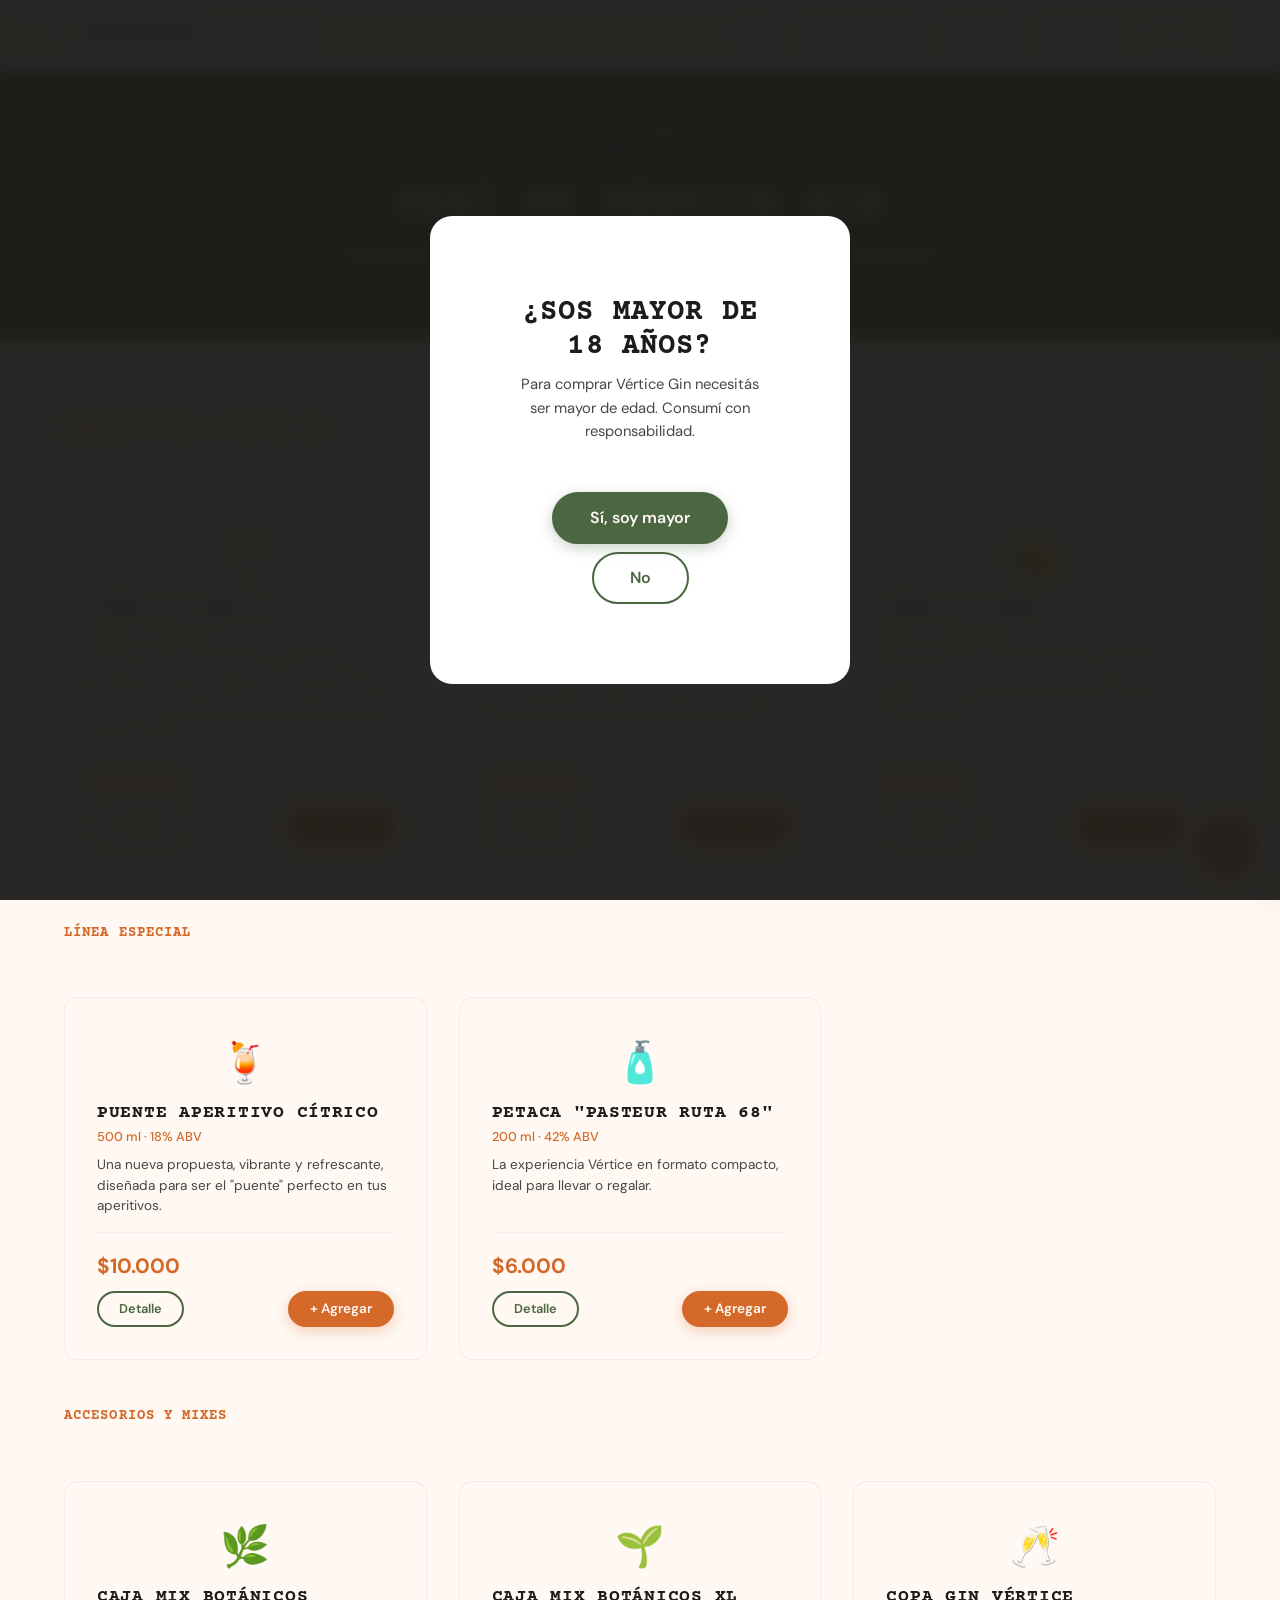
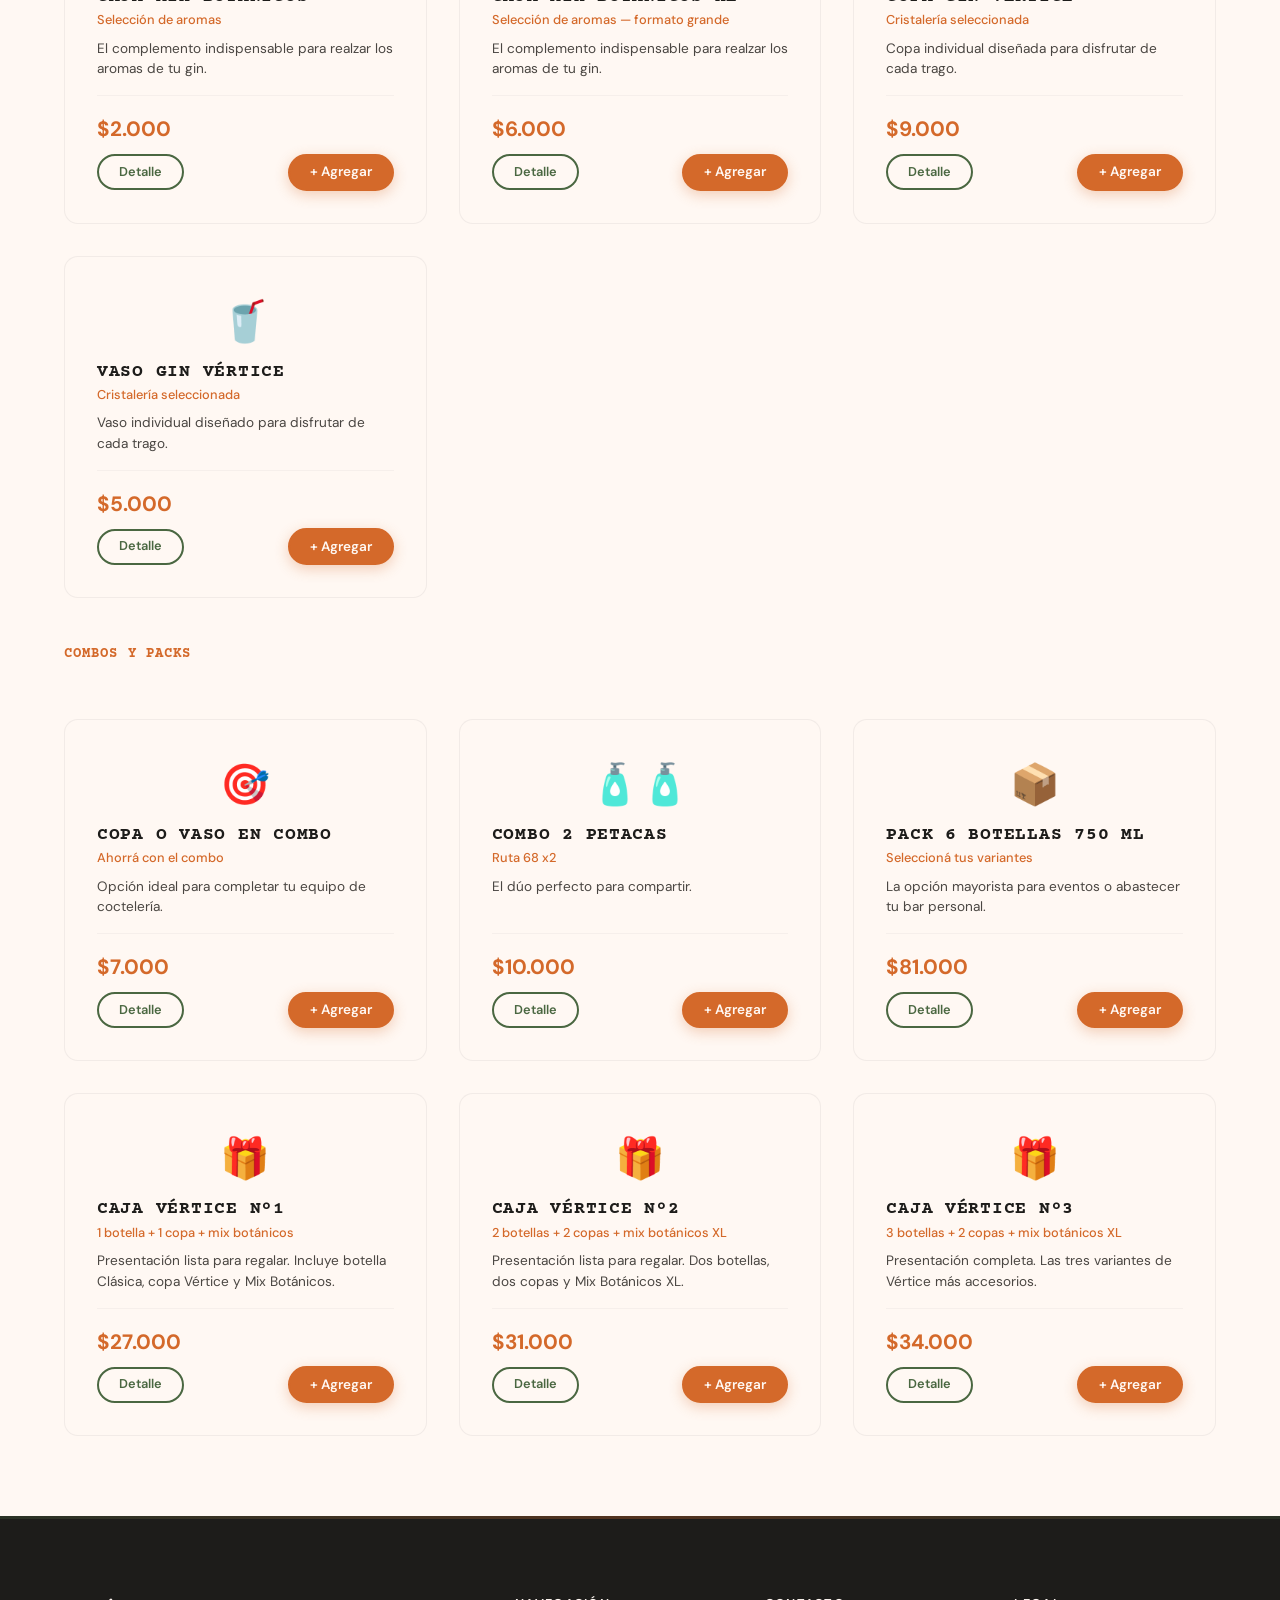
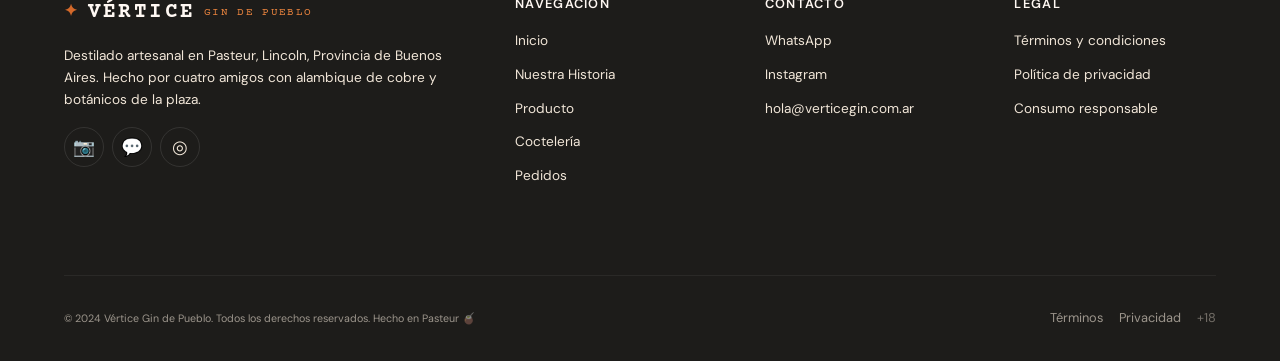
<file: pages/pedidos.html>
<!DOCTYPE html>
<html lang="es-AR">
<head>
  <meta charset="UTF-8">
  <meta name="viewport" content="width=device-width, initial-scale=1.0">
  <title>Pedí Vértice Gin — Tienda Oficial | Envío a Todo el País</title>
  <meta name="description" content="Pedí Vértice Gin directo desde nuestra tienda oficial. Seleccioná tu producto, completá tus datos y te contactamos para coordinar el envío.">
  <meta name="keywords" content="comprar vertice gin, pedir gin artesanal, tienda gin pasteur, pedido gin argentina">
  <link rel="canonical" href="https://verticegin.com.ar/pages/pedidos.html">
  <meta property="og:type" content="website">
  <meta property="og:title" content="Pedí Vértice Gin — Tienda Oficial">
  <meta property="og:description" content="Seleccioná tu producto, completá tus datos y recibí Vértice Gin en tu casa.">
  <meta property="og:url" content="https://verticegin.com.ar/pages/pedidos.html">
  <meta property="og:image" content="https://verticegin.com.ar/images/og-pedidos.jpg">
  <meta property="og:locale" content="es_AR">
  <link rel="preconnect" href="https://fonts.googleapis.com">
  <link rel="preconnect" href="https://fonts.gstatic.com" crossorigin>
  <link href="https://fonts.googleapis.com/css2?family=Courier+Prime:ital,wght@0,400;0,700;1,400;1,700&family=DM+Sans:ital,wght@0,400;0,500;0,600;1,400&display=swap" rel="stylesheet">
  <link rel="stylesheet" href="../css/style.css">
  <link rel="icon" type="image/svg+xml" href="data:image/svg+xml,<svg xmlns='http://www.w3.org/2000/svg' viewBox='0 0 100 100'><text y='.9em' font-size='90'>🍸</text></svg>">
  <style>
    .productos-grid {
      display: flex;
      flex-direction: column;
      gap: var(--space-xl);
    }
    .productos-subgrid {
      display: grid;
      grid-template-columns: repeat(auto-fill, minmax(280px, 1fr));
      gap: var(--space-lg);
    }
    .categoria-titulo {
      font-family: var(--font-mono);
      font-size: 0.85rem;
      text-transform: uppercase;
      letter-spacing: 0.08em;
      color: var(--naranja);
      margin-bottom: var(--space-sm);
    }
    .producto-card {
      background: var(--blanco);
      border: 1px solid rgba(45,41,38,0.06);
      border-radius: var(--radius-md);
      padding: var(--space-lg);
      display: flex;
      flex-direction: column;
      transition: transform var(--duration-fast) var(--ease-out), box-shadow var(--duration-fast) var(--ease-out);
    }
    .producto-card:hover {
      transform: translateY(-4px);
      box-shadow: var(--shadow-md);
    }
    .producto-card__icon {
      font-size: 2.5rem;
      margin-bottom: var(--space-sm);
      display: flex;
      align-items: center;
      justify-content: center;
    }
    .producto-card__img {
      width: 100%;
      aspect-ratio: 1/1;
      object-fit: cover;
      border-radius: var(--radius-sm);
    }
    .producto-card h3 {
      font-size: 1.15rem;
      margin-bottom: 0.15rem;
    }
    .producto-card__sub {
      font-size: 0.8rem;
      color: var(--naranja);
      font-weight: 500;
      margin-bottom: var(--space-sm);
    }
    .producto-card__desc {
      font-size: 0.85rem;
      color: var(--text-secondary);
      line-height: 1.5;
      flex: 1;
      margin-bottom: var(--space-md);
    }
    .producto-card__footer {
      display: flex;
      flex-direction: column;
      gap: var(--space-sm);
      padding-top: var(--space-md);
      border-top: 1px solid rgba(45,41,38,0.04);
    }
    .producto-card__actions {
      display: flex;
      align-items: center;
      justify-content: space-between;
      gap: var(--space-sm);
    }
    .producto-card__precio {
      font-family: var(--font-serif);
      font-size: 1.3rem;
      font-weight: 700;
      color: var(--naranja);
    }
    .btn--add {
      padding: 0.6rem 1.25rem;
      font-size: 0.85rem;
    }
    .btn--add.agregado {
      background: var(--verde);
    }
    .btn--add.agregado:hover {
      background: var(--verde);
      transform: none;
    }

    .producto-card.sin-stock {
      opacity: 0.6;
    }
    .sin-stock-badge {
      display: inline-block;
      font-size: 0.75rem;
      font-weight: 600;
      color: #B00020;
      background: rgba(176,0,32,0.06);
      padding: 0.25rem 0.75rem;
      border-radius: var(--radius-full);
    }

    .cart-count {
      position: absolute;
      top: -4px; right: -4px;
      background: var(--wa);
      color: white;
      width: 20px; height: 20px;
      border-radius: 50%;
      font-size: 0.65rem;
      font-weight: 700;
      display: none;
      align-items: center;
      justify-content: center;
    }
    .header__nav a[href*="pedidos"] {
      position: relative;
    }

    .cart-overlay {
      position: fixed; inset: 0; z-index: 2000;
      background: rgba(45,41,38,0.5);
      opacity: 0; visibility: hidden;
      transition: opacity var(--duration-base) var(--ease-out), visibility var(--duration-base) var(--ease-out);
      backdrop-filter: blur(2px);
    }
    .cart-overlay.open { opacity: 1; visibility: visible; }

    .cart-drawer {
      position: fixed; top: 0; right: 0; bottom: 0;
      width: 100%; max-width: 420px;
      z-index: 2001;
      background: var(--blanco);
      transform: translateX(100%);
      transition: transform 0.4s cubic-bezier(0.22,1,0.36,1);
      display: flex; flex-direction: column;
      box-shadow: -8px 0 40px rgba(0,0,0,0.08);
    }
    .cart-drawer.open { transform: translateX(0); }

    .cart-drawer__header {
      display: flex; align-items: center; justify-content: space-between;
      padding: var(--space-lg) var(--space-lg) var(--space-md);
      border-bottom: 1px solid rgba(45,41,38,0.06);
    }
    .cart-drawer__header h2 {
      font-size: 1.2rem;
    }
    .cart-drawer__header h2 span {
      font-size: 0.85rem;
      color: var(--text-muted);
      font-family: var(--font-sans);
      font-weight: 400;
    }
    .cart-close {
      width: 36px; height: 36px; border-radius: 50%;
      border: none; background: var(--crema);
      font-size: 1.2rem; cursor: pointer;
      display: flex; align-items: center; justify-content: center;
      color: var(--madera);
      transition: all var(--duration-fast) var(--ease-out);
    }
    .cart-close:hover { background: var(--crema); color: var(--naranja); transform: rotate(90deg); }

    .cart-drawer__body {
      flex: 1; overflow-y: auto;
      padding: var(--space-md) var(--space-lg);
    }
    .cart-vacio {
      text-align: center;
      padding: 3rem 0;
      color: var(--text-muted);
    }
    .cart-vacio__icon { font-size: 2.5rem; margin-bottom: var(--space-sm); }
    .cart-vacio p { font-size: 0.9rem; }

    .cart-item {
      display: flex; gap: var(--space-md); padding: var(--space-md) 0;
      border-bottom: 1px solid rgba(45,41,38,0.04);
      animation: cartIn 0.3s var(--ease-out);
    }
    .cart-item:last-child { border-bottom: none; }
    @keyframes cartIn { from { opacity: 0; transform: translateX(12px); } to { opacity: 1; transform: translateX(0); } }

    .cart-item__icon { font-size: 1.5rem; flex-shrink: 0; }
    .cart-item__info { flex: 1; min-width: 0; }
    .cart-item__info h4 { font-size: 0.9rem; margin-bottom: 0.1rem; }
    .cart-item__precio { font-size: 0.8rem; color: var(--naranja); font-weight: 500; }
    .cart-item__controles {
      display: flex; align-items: center; gap: var(--space-sm); margin-top: var(--space-sm);
    }
    .cart-item__controles button {
      width: 28px; height: 28px; border-radius: var(--radius-sm);
      border: 1px solid rgba(45,41,38,0.08);
      background: var(--blanco);
      font-size: 0.9rem; font-weight: 600;
      cursor: pointer; display: flex; align-items: center; justify-content: center;
      color: var(--carbon);
      transition: all var(--duration-fast) var(--ease-out);
    }
    .cart-item__controles button:hover {
      background: var(--crema); border-color: var(--naranja); color: var(--naranja);
    }
    .cart-item__controles span {
      font-weight: 600; min-width: 20px; text-align: center;
    }
    .cart-item__total {
      text-align: right;
    }
    .cart-item__total .line-total {
      font-weight: 700; font-size: 0.9rem;
    }
    .cart-item__total .remove-btn {
      background: none; border: none; color: var(--text-muted);
      font-size: 0.75rem; cursor: pointer; padding: 4px 0;
      transition: color var(--duration-fast) var(--ease-out);
    }
    .cart-item__total .remove-btn:hover { color: #B00020; }

    .cart-drawer__footer {
      padding: var(--space-md) var(--space-lg) var(--space-lg);
      border-top: 1px solid rgba(45,41,38,0.06);
      background: var(--blanco);
    }
    .cart-drawer__total {
      display: flex; justify-content: space-between;
      font-size: 1.1rem; font-weight: 700;
      margin-bottom: var(--space-md);
    }
    .cart-drawer__total span:last-child { color: var(--naranja); }
    .btn--checkout {
      width: 100%; padding: 1rem;
      justify-content: center;
    }

    .modal-overlay {
      position: fixed; inset: 0; z-index: 3000;
      background: rgba(45,41,38,0.5);
      opacity: 0; visibility: hidden;
      transition: opacity var(--duration-base) var(--ease-out), visibility var(--duration-base) var(--ease-out);
      backdrop-filter: blur(6px);
    }
    .modal-overlay.open { opacity: 1; visibility: visible; }

    .checkout-modal {
      position: fixed; top: 50%; left: 50%; z-index: 3001;
      transform: translate(-50%,-50%) scale(0.92);
      background: var(--blanco);
      border-radius: var(--radius-lg);
      padding: var(--space-xl) var(--space-lg) var(--space-lg);
      width: calc(100% - 28px); max-width: 460px;
      max-height: 90vh; overflow-y: auto;
      opacity: 0; visibility: hidden;
      transition: all 0.35s cubic-bezier(0.22,1,0.36,1);
      box-shadow: 0 24px 80px rgba(0,0,0,0.18);
    }
    .checkout-modal.open { opacity: 1; visibility: visible; transform: translate(-50%,-50%) scale(1); }
    .checkout-modal .cart-close {
      position: absolute; top: 16px; right: 16px;
    }
    .checkout-modal h2 { font-size: 1.3rem; margin-bottom: 0.25rem; }
    .checkout-modal .checkout-sub {
      font-size: 0.85rem; color: var(--text-muted);
      margin-bottom: var(--space-lg);
    }
    .checkout-modal .form-group { margin-bottom: var(--space-md); }
    .checkout-modal label {
      display: block; font-size: 0.8rem; font-weight: 600;
      color: var(--text-secondary); margin-bottom: 0.3rem;
    }
    .checkout-modal input,
    .checkout-modal textarea {
      width: 100%;
      padding: 0.75rem 1rem;
      border: 1.5px solid rgba(45,41,38,0.1);
      border-radius: var(--radius-sm);
      font-family: var(--font-sans);
      font-size: 0.9rem;
      background: var(--crema);
      transition: all var(--duration-fast) var(--ease-out);
      outline: none;
    }
    .checkout-modal input:focus,
    .checkout-modal textarea:focus {
      border-color: var(--naranja);
      background: var(--blanco);
      box-shadow: 0 0 0 3px rgba(212, 105, 42, 0.08);
    }
    .checkout-modal textarea { resize: vertical; min-height: 60px; }
    .checkout-modal input.error,
    .checkout-modal textarea.error {
      border-color: #B00020;
      background: rgba(176,0,32,0.03);
    }

    .resumen-pedido {
      background: var(--crema);
      border-radius: var(--radius-md);
      padding: var(--space-md);
      margin: var(--space-lg) 0;
    }
    .resumen-pedido h3 {
      font-size: 0.75rem; font-weight: 600; text-transform: uppercase;
      letter-spacing: 0.08em; color: var(--text-muted);
      margin-bottom: var(--space-sm);
    }
    .resumen-item {
      display: flex; justify-content: space-between;
      font-size: 0.85rem; padding: 0.3rem 0;
    }
    .resumen-total {
      display: flex; justify-content: space-between;
      font-size: 1rem; font-weight: 700;
      padding-top: var(--space-sm); margin-top: var(--space-sm);
      border-top: 2px solid var(--madera);
    }
    .resumen-total span:last-child { color: var(--naranja); }

    .btn--submit {
      width: 100%; padding: 1rem;
      justify-content: center;
    }
    .btn--submit:disabled {
      opacity: 0.5; cursor: not-allowed; transform: none;
    }

    .confirmation-box {
      text-align: center;
      padding: var(--space-2xl) 0;
    }
    .confirmation-box .check-icon {
      width: 72px; height: 72px; border-radius: 50%;
      background: var(--verde);
      display: flex; align-items: center; justify-content: center;
      margin: 0 auto var(--space-lg);
      font-size: 2rem;
      animation: popIn 0.6s cubic-bezier(0.34,1.56,0.64,1);
    }
    @keyframes popIn {
      0% { transform: scale(0); }
      100% { transform: scale(1); }
    }
    .confirmation-box h2 { margin-bottom: var(--space-sm); }
    .confirmation-box p { color: var(--text-secondary); max-width: 480px; margin: 0 auto; }

    .cart-float {
      position: fixed;
      bottom: 24px; right: 24px;
      z-index: 999;
      width: 60px; height: 60px;
      border-radius: 50%;
      background: var(--naranja);
      color: var(--blanco);
      border: none;
      font-size: 1.5rem;
      cursor: pointer;
      display: flex;
      align-items: center;
      justify-content: center;
      box-shadow: 0 4px 20px rgba(212, 105, 42, 0.35);
      transition: all var(--duration-fast) var(--ease-out);
    }
    .cart-float:hover {
      transform: scale(1.08);
      background: var(--naranja-light);
      color: var(--carbon);
    }
    .cart-float .cart-count {
      position: absolute;
      top: -2px; right: -2px;
      width: 24px; height: 24px;
      font-size: 0.7rem;
      display: none;
      background: var(--wa);
      color: white;
      border-radius: 50%;
      align-items: center;
      justify-content: center;
      font-weight: 700;
      box-shadow: 0 2px 8px rgba(37,211,102,0.4);
    }

    @media (max-width: 600px) {
      .productos-grid { grid-template-columns: 1fr; }
    }
  </style>
</head>
<body>
  <div id="age-gate" class="age-gate">
    <div class="age-gate__card">
      <h2>¿Sos mayor de 18 años?</h2>
      <p>Para comprar Vértice Gin necesitás ser mayor de edad. Consumí con responsabilidad.</p>
      <div class="age-gate__actions">
        <button id="verify-age" class="btn btn--primary btn--lg">Sí, soy mayor</button>
        <button id="deny-age" class="btn btn--outline btn--lg">No</button>
      </div>
    </div>
  </div>

  <header class="header">
    <div class="header__inner">
      <a href="../" class="header__logo">
        Vértice
        <span class="header__logo--accent">Gin de Pueblo</span>
      </a>
      <nav class="header__nav">
        <a href="../">Inicio</a>
        <a href="historia.html">Nuestra Historia</a>
        <a href="producto.html">Producto</a>
        <a href="cocteleria.html">Coctelería</a>
        <a href="pedidos.html">
          Pedidos
          <span class="cart-count" id="cart-count-header">0</span>
        </a>
      </nav>
      <button class="hamburger" aria-label="Menú">
        <span></span><span></span><span></span>
      </button>
    </div>
  </header>
  <div class="nav-overlay"></div>

  <section class="page-header page-header--sm">
    <div class="container page-header__content">
      <div class="breadcrumb">
        <a href="../">Inicio</a>
        <span>/</span>
        <span>Pedidos</span>
      </div>
      <p class="subtitle" style="color:var(--naranja-light);">Tienda oficial</p>
      <h1>Pedí tu Vértice Gin</h1>
      <p>Elegí tus productos, completá tus datos y te contactamos para coordinar la entrega.</p>
    </div>
  </section>

  <section class="section">
    <div class="container">
      <div class="productos-grid" id="productos-grid"></div>
    </div>
  </section>

  <div class="cart-overlay" id="cart-overlay"></div>
  <aside class="cart-drawer" id="cart-drawer">
    <div class="cart-drawer__header">
      <h2>Tu Pedido <span id="cart-count-label">(0)</span></h2>
      <button class="cart-close" id="cart-close">✕</button>
    </div>
    <div class="cart-drawer__body" id="cart-body">
      <div class="cart-vacio" id="cart-vacio">
        <div class="cart-vacio__icon">🛒</div>
        <p>Tu carrito está vacío</p>
        <p style="font-size:0.8rem;color:var(--text-muted);">Agregá productos para empezar</p>
      </div>
      <div id="cart-items" style="display:none;"></div>
    </div>
    <div class="cart-drawer__footer" id="cart-footer" style="display:none;">
      <div class="cart-drawer__total">
        <span>Total</span>
        <span id="cart-total">$0</span>
      </div>
      <button class="btn btn--primary btn--checkout" id="checkout-btn">Confirmar Pedido</button>
    </div>
  </aside>

  <div class="modal-overlay" id="checkout-overlay"></div>
  <div class="checkout-modal" id="checkout-modal">
    <button class="cart-close" id="checkout-close">✕</button>
    <h2>Completá tus datos</h2>
    <p class="checkout-sub">Te contactamos para coordinar la entrega</p>
    <form id="checkout-form" novalidate>
      <div class="form-group">
        <label for="nombre">Nombre completo *</label>
        <input type="text" id="nombre" name="nombre" placeholder="Ej: Juan Pérez" required>
      </div>
      <div class="form-group">
        <label for="telefono">Teléfono / WhatsApp *</label>
        <input type="tel" id="telefono" name="telefono" placeholder="Ej: 2355 123456" required>
      </div>
      <div class="form-group" style="display:none;">
        <label for="direccion">Dirección de entrega</label>
        <textarea id="direccion" name="direccion" placeholder="Calle, número, localidad, provincia"></textarea>
      </div>
      <div class="form-group">
        <label for="notas">Notas (opcional)</label>
        <textarea id="notas" name="notas" placeholder="Horario preferido, punto de referencia, etc."></textarea>
      </div>

      <div class="resumen-pedido" id="resumen-pedido"></div>

      <button type="submit" class="btn btn--primary btn--submit" id="submit-btn">
        Comprar
      </button>
    </form>
  </div>

  <div class="container" id="confirmation-container" style="display:none;">
    <div class="confirmation-box">
      <div class="check-icon">✅</div>
      <h2>¡Pedido enviado!</h2>
      <p>Te vamos a contactar por WhatsApp para confirmar stock, precio final y coordinar el pago y envío.</p>
      <a href="../" class="btn btn--outline" style="margin-top:var(--space-lg);">Volver al inicio</a>
    </div>
  </div>

  <footer class="footer">
    <div class="container">
      <div class="footer__grid">
        <div class="footer__brand">
          <a href="../" class="header__logo">
            Vértice
            <span class="header__logo--accent" style="color:var(--naranja-light);">Gin de Pueblo</span>
          </a>
          <p>Destilado artesanal en Pasteur, Lincoln, Provincia de Buenos Aires. Hecho por cuatro amigos con alambique de cobre y botánicos de la plaza.</p>
          <div class="footer__social">
            <a href="https://instagram.com/verticegin" target="_blank" rel="noopener" aria-label="Instagram">📷</a>
            <a href="https://wa.me/549XXXXXXXXXX" target="_blank" rel="noopener" aria-label="WhatsApp">💬</a>
            <a href="https://threads.com/@verticegin" target="_blank" rel="noopener" aria-label="Threads">◎</a>
          </div>
        </div>
        <div class="footer__col">
          <h4>Navegación</h4>
          <ul>
            <li><a href="../">Inicio</a></li>
            <li><a href="historia.html">Nuestra Historia</a></li>
            <li><a href="producto.html">Producto</a></li>
            <li><a href="cocteleria.html">Coctelería</a></li>
            <li><a href="pedidos.html">Pedidos</a></li>
          </ul>
        </div>
        <div class="footer__col">
          <h4>Contacto</h4>
          <ul>
            <li><a href="https://wa.me/549XXXXXXXXXX" target="_blank">WhatsApp</a></li>
            <li><a href="https://instagram.com/verticegin" target="_blank">Instagram</a></li>
            <li><a href="mailto:hola@verticegin.com.ar">hola@verticegin.com.ar</a></li>
          </ul>
        </div>
        <div class="footer__col">
          <h4>Legal</h4>
          <ul>
            <li><a href="#">Términos y condiciones</a></li>
            <li><a href="#">Política de privacidad</a></li>
            <li><a href="#">Consumo responsable</a></li>
          </ul>
        </div>
      </div>
      <div class="footer__bottom">
        <small>&copy; 2024 Vértice Gin de Pueblo. Todos los derechos reservados. Hecho en Pasteur 🧉</small>
        <div class="footer__legal">
          <a href="#">Términos</a>
          <a href="#">Privacidad</a>
          <span style="opacity:0.4;">+18</span>
        </div>
      </div>
    </div>
  </footer>

  <button class="cart-float" id="cart-float" aria-label="Abrir carrito">
    🛒
    <span class="cart-count" id="cart-count-float">0</span>
  </button>

  <script src="../js/productos.js"></script>
  <script src="../js/carrito.js"></script>
  <script src="../js/main.js"></script>
  <script src="../js/pedidos.js"></script>
</body>
</html>
</file>
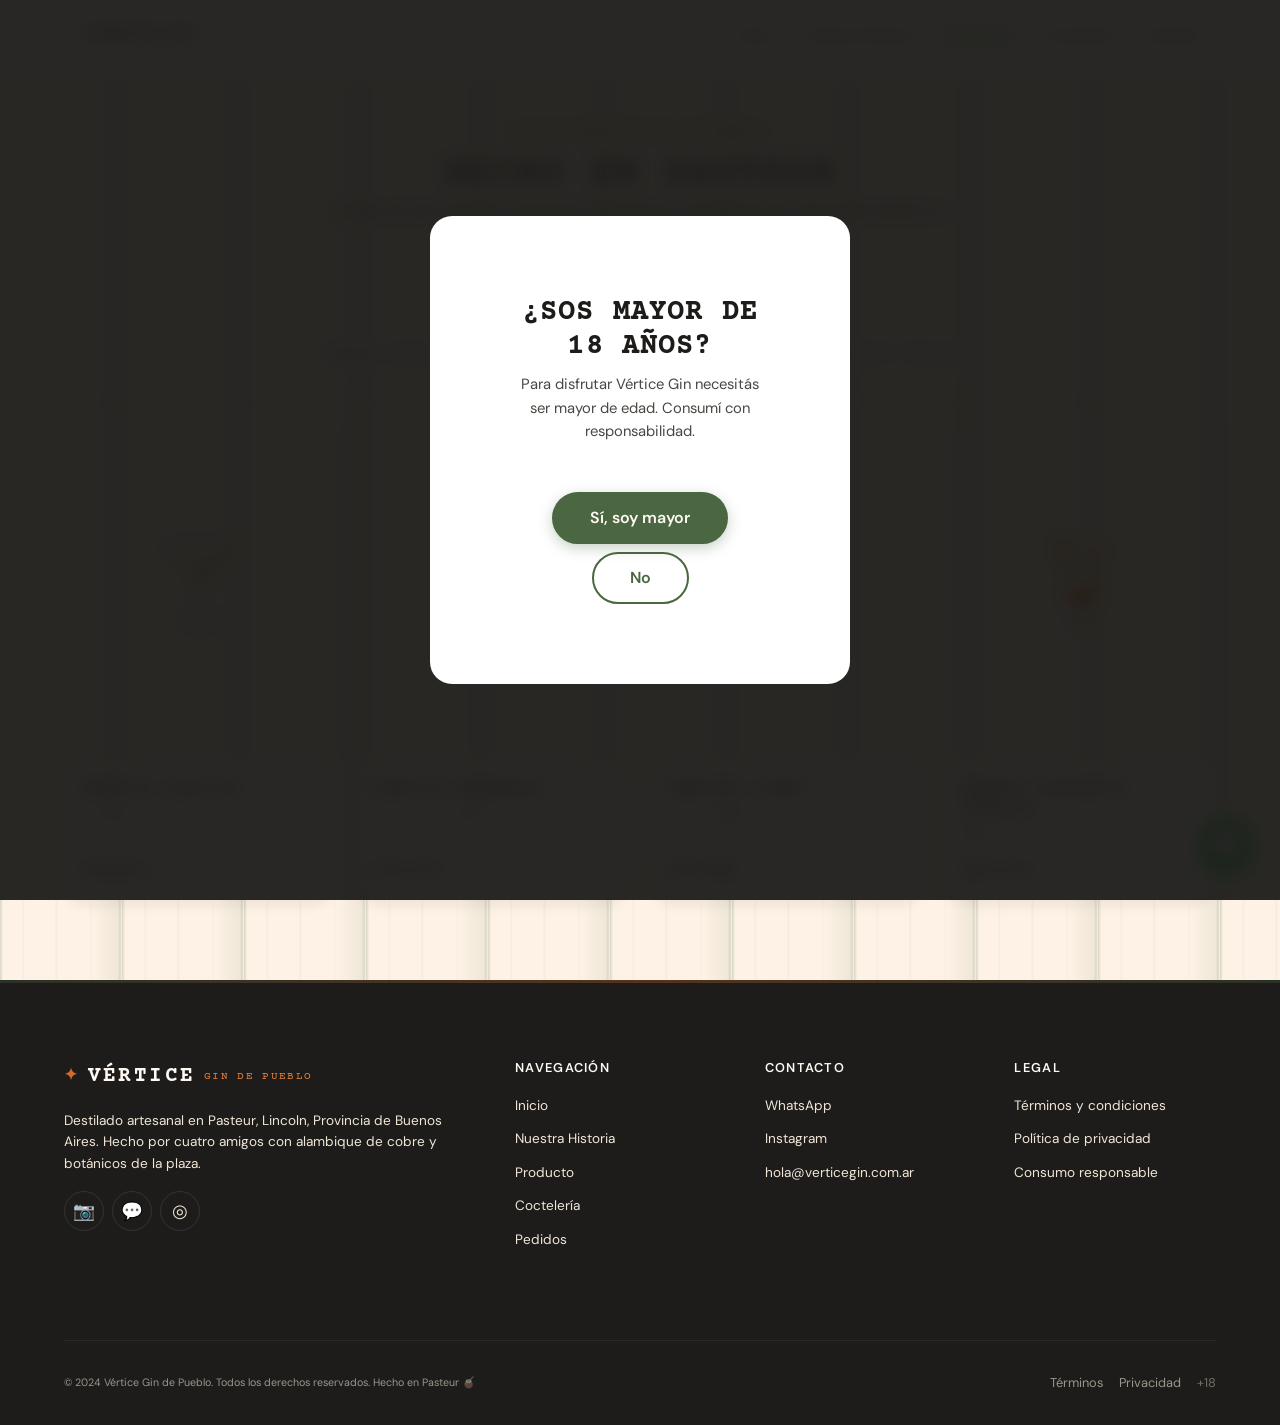
<file: pages/producto.html>
<!DOCTYPE html>
<html lang="es-AR">
<head>
  <meta charset="UTF-8">
  <meta name="viewport" content="width=device-width, initial-scale=1.0">
  <title>Nuestras Producciones — Vértice Gin de Pueblo</title>
  <meta name="description" content="Conocé nuestras producciones: Clásica, Macerada, Limón y Puente Aperitivo. Gin artesanal destilado en alambique de cobre en Pasteur.">
  <meta name="keywords" content="vertice gin clasica, vertice macerada, vertice limon, puente aperitivo, gin artesanal pasteur">
  <link rel="canonical" href="https://verticegin.com.ar/pages/producto.html">

  <meta property="og:type" content="website">
  <meta property="og:title" content="Nuestras Producciones — Vértice Gin de Pueblo">
  <meta property="og:description" content="Clásica, Macerada, Limón y Puente Aperitivo. Gin artesanal de Pasteur.">
  <meta property="og:url" content="https://verticegin.com.ar/pages/producto.html">
  <meta property="og:image" content="https://verticegin.com.ar/images/og-producto.jpg">
  <meta property="og:locale" content="es_AR">

  <meta name="twitter:card" content="summary_large_image">
  <meta name="twitter:title" content="Nuestras Producciones — Vértice Gin de Pueblo">

  <link rel="preconnect" href="https://fonts.googleapis.com">
  <link rel="preconnect" href="https://fonts.gstatic.com" crossorigin>
  <link href="https://fonts.googleapis.com/css2?family=Courier+Prime:ital,wght@0,400;0,700;1,400;1,700&family=DM+Sans:ital,wght@0,400;0,500;0,600;1,400&display=swap" rel="stylesheet">
  <link rel="stylesheet" href="../css/style.css">
  <link rel="icon" type="image/svg+xml" href="data:image/svg+xml,<svg xmlns='http://www.w3.org/2000/svg' viewBox='0 0 100 100'><text y='.9em' font-size='90'>🍸</text></svg>">
  <style>
    .prod-nav { display:flex; gap:8px; flex-wrap:wrap; justify-content:center; margin-top:16px; }
    .prod-nav a { font-family:var(--font-mono); font-size:0.75rem; text-transform:uppercase; letter-spacing:0.05em; padding:6px 14px; border-radius:var(--radius-full); background:var(--blanco); color:var(--carbon); text-decoration:none; border:1px solid rgba(45,41,38,0.1); transition:all var(--duration-fast); }
    .prod-nav a:hover { background:var(--verde); color:var(--blanco); border-color:var(--verde); }
    .producto-catalog { display:grid; grid-template-columns:repeat(auto-fill,minmax(260px,1fr)); gap:24px; margin-top:32px; }
    .producto-catalog__card {
      background:var(--blanco-puro); border-radius:var(--radius-lg); overflow:hidden;
      text-decoration:none; color:inherit; transition:all var(--duration-base) var(--ease-out);
      box-shadow:var(--shadow-md); display:flex; flex-direction:column;
    }
    .producto-catalog__card:hover { transform:translateY(-4px); box-shadow:var(--shadow-xl); }
    .producto-catalog__img-wrap {
      aspect-ratio:3/4; overflow:hidden; background:var(--madera-low);
      display:flex; align-items:center; justify-content:center; font-size:80px;
    }
    .producto-catalog__info { padding:16px; display:flex; flex-direction:column; gap:4px; flex:1; }
    .producto-catalog__info h3 { font-family:var(--font-mono); font-size:16px; text-transform:uppercase; letter-spacing:0.03em; }
    .producto-catalog__sub { font-size:13px; color:var(--text-muted); }
    .producto-catalog__price { font-size:18px; font-weight:700; color:var(--verde); margin-top:auto; padding-top:8px; }
  </style>
</head>
<body>

  <!-- ⛔ Age Gate -->
  <div id="age-gate" class="age-gate">
    <div class="age-gate__card">
      <h2>¿Sos mayor de 18 años?</h2>
      <p>Para disfrutar Vértice Gin necesitás ser mayor de edad. Consumí con responsabilidad.</p>
      <div class="age-gate__actions">
        <button id="verify-age" class="btn btn--primary btn--lg">Sí, soy mayor</button>
        <button id="deny-age" class="btn btn--outline btn--lg">No</button>
      </div>
    </div>
  </div>

  <!-- ===== HEADER ===== -->
  <header class="header">
    <div class="header__inner">
      <a href="../" class="header__logo">
        Vértice
        <span class="header__logo--accent">Gin de Pueblo</span>
      </a>
      <nav class="header__nav">
        <a href="../">Inicio</a>
        <a href="historia.html">Nuestra Historia</a>
        <a href="producto.html">Producto</a>
        <a href="cocteleria.html">Coctelería</a>
        <a href="pedidos.html">Pedidos</a>
      </nav>
      <button class="hamburger" aria-label="Menú">
        <span></span>
        <span></span>
        <span></span>
      </button>
    </div>
  </header>
  <div class="nav-overlay"></div>

  <div id="producto-content"></div>

  <!-- ===== FOOTER ===== -->
  <footer class="footer">
    <div class="container">
      <div class="footer__grid">
        <div class="footer__brand">
          <a href="../" class="header__logo">
            Vértice
            <span class="header__logo--accent" style="color:var(--naranja-light);">Gin de Pueblo</span>
          </a>
          <p>Destilado artesanal en Pasteur, Lincoln, Provincia de Buenos Aires. Hecho por cuatro amigos con alambique de cobre y botánicos de la plaza.</p>
          <div class="footer__social">
            <a href="https://instagram.com/verticegin" target="_blank" rel="noopener" aria-label="Instagram">📷</a>
            <a href="https://wa.me/549XXXXXXXXXX" target="_blank" rel="noopener" aria-label="WhatsApp">💬</a>
            <a href="https://threads.com/@verticegin" target="_blank" rel="noopener" aria-label="Threads">◎</a>
          </div>
        </div>
        <div class="footer__col">
          <h4>Navegación</h4>
          <ul>
            <li><a href="../">Inicio</a></li>
            <li><a href="historia.html">Nuestra Historia</a></li>
            <li><a href="producto.html">Producto</a></li>
            <li><a href="cocteleria.html">Coctelería</a></li>
            <li><a href="pedidos.html">Pedidos</a></li>
          </ul>
        </div>
        <div class="footer__col">
          <h4>Contacto</h4>
          <ul>
            <li><a href="https://wa.me/549XXXXXXXXXX" target="_blank">WhatsApp</a></li>
            <li><a href="https://instagram.com/verticegin" target="_blank">Instagram</a></li>
            <li><a href="mailto:hola@verticegin.com.ar">hola@verticegin.com.ar</a></li>
          </ul>
        </div>
        <div class="footer__col">
          <h4>Legal</h4>
          <ul>
            <li><a href="#">Términos y condiciones</a></li>
            <li><a href="#">Política de privacidad</a></li>
            <li><a href="#">Consumo responsable</a></li>
          </ul>
        </div>
      </div>
      <div class="footer__bottom">
        <small>&copy; 2024 Vértice Gin de Pueblo. Todos los derechos reservados. Hecho en Pasteur 🧉</small>
        <div class="footer__legal">
          <a href="#">Términos</a>
          <a href="#">Privacidad</a>
          <span style="opacity:0.4;">+18</span>
        </div>
      </div>
    </div>
  </footer>

  <!-- ===== WHATSAPP FLOATING ===== -->
  <div class="wa-float">
    <div class="wa-float__tooltip">💬 Consultanos</div>
    <a href="https://wa.me/549XXXXXXXXXX?text=Hola%20V%C3%A9rtice%21%20Tengo%20una%20consulta."
       target="_blank"
       class="wa-float__btn"
       aria-label="WhatsApp"
       onclick="gtag&&gtag('event','click_whatsapp',{button_location:'float'})">
      💬
    </a>
  </div>

  <script src="../js/main.js"></script>
  <script>
  var PRODS = [
    { id:1, nombre:'Vértice Clásica', subtitulo:'750 ml · 42% ABV', precio:16000, emoji:'🍸', categoria:'Gin',
      desc:'El corazón de la marca, destilado con botánicos seleccionados que respetan la esencia del London Dry con un toque propio de Pasteur.',
      descLarga:'Vértice Clásica es nuestro gin insignia. Destilado en alambique de cobre de 20 L siguiendo la tradición London Dry, con un giro único que le dan los quinotos y naranjas amargas cosechados en la plaza de Pasteur. Un gin equilibrado, con presencia del enebro como protagonista y un final cítrico inconfundible.',
      specs:[{l:'Alcohol',v:'42% ABV'},{l:'Formato',v:'750 ml'},{l:'Estilo',v:'London Dry'},{l:'Alambique',v:'Cobre 20 L'},{l:'Producción',v:'Small batch'}],
      notas:['Enebro','Quinoto','Naranja amarga','Coriandro','Cardamomo','Cassia'],
      botanicos:[
        {n:'Enebro',d:'La base de todo gin. Seleccionado por su perfil resinoso y fresco.',i:'🌲'},
        {n:'Quinoto',d:'Aporta una acidez cítrica única, dulce y amarga a la vez.',i:'🍊',local:true},
        {n:'Naranja amarga',d:'Notas cítricas profundas que equilibran el enebro.',i:'🍋',local:true},
        {n:'Coriandro',d:'Aporta un perfil herbal y ligeramente cítrico.',i:'🌿'},
        {n:'Cardamomo',d:'Notas especiadas y ligeramente dulces.',i:'🌰'},
        {n:'Cassia',d:'Canela china sutil. Aporta estructura y un toque especiado suave.',i:'🪵'}
      ],
      proceso:[
        {n:1,t:'Selección de botánicos',d:'Cosechamos quinotos y naranjas de la plaza de Pasteur. El resto de los botánicos los elegimos uno por uno.'},
        {n:2,t:'Maceración',d:'Los botánicos maceran en alcohol neutro de alta calidad durante 24 horas.'},
        {n:3,t:'Destilación en cobre',d:'Alambique de cobre de 20 litros. Controlamos temperatura y caudal gota a gota.'},
        {n:4,t:'Embotellado artesanal',d:'Cada botella se llena, etiqueta y numera a mano. Partidas limitadas.'}
      ]},
    { id:2, nombre:'Vértice Macerada', subtitulo:'750 ml · 42% ABV', precio:16000, emoji:'🥃', categoria:'Gin',
      desc:'Una versión con carácter, donde los botánicos reposan más tiempo para extraer una mayor profundidad de sabor y aromas intensos.',
      descLarga:'Vértice Macerada lleva el proceso un paso más allá. Los mismos botánicos de la Clásica, pero con una maceración extendida de 48 horas que extrae una mayor profundidad de sabor y aromas más intensos. Ideal para quienes buscan una experiencia más compleja.',
      specs:[{l:'Alcohol',v:'42% ABV'},{l:'Formato',v:'750 ml'},{l:'Estilo',v:'London Dry — Maceración extendida'},{l:'Alambique',v:'Cobre 20 L'},{l:'Maceración',v:'48 horas'}],
      notas:['Enebro','Quinoto','Naranja amarga','Coriandro','Cardamomo','Cassia','Pimienta negra'],
      botanicos:[
        {n:'Enebro',d:'Perfil resinoso intensificado por la maceración.',i:'🌲'},
        {n:'Quinoto',d:'Acidez cítrica más profunda con la maceración extendida.',i:'🍊',local:true},
        {n:'Naranja amarga',d:'Notas cítricas que se potencian con el reposo.',i:'🍋',local:true},
        {n:'Coriandro',d:'Perfil herbal y ligeramente cítrico.',i:'🌿'},
        {n:'Cardamomo',d:'Notas especiadas que ganan intensidad.',i:'🌰'},
        {n:'Cassia',d:'Canela china. Estructura y calidez.',i:'🪵'},
        {n:'Pimienta negra',d:'Un toque picante sutil que redondea el perfil.',i:'🌶️'}
      ],
      proceso:[
        {n:1,t:'Selección de botánicos',d:'Los mismos botánicos de la Clásica, seleccionados uno por uno.'},
        {n:2,t:'Maceración extendida',d:'48 horas de reposo en alcohol neutro. El doble de tiempo para extraer al máximo los aceites esenciales.'},
        {n:3,t:'Destilación lenta',d:'Alambique de cobre de 20 litros. Destilación más lenta para capturar los compuestos más pesados.'},
        {n:4,t:'Embotellado artesanal',d:'Cada botella se llena, etiqueta y numera a mano.'}
      ]},
    { id:3, nombre:'Vértice Limón', subtitulo:'750 ml · 42% ABV', precio:16000, emoji:'🍋', categoria:'Gin',
      desc:'Inspirada en la frescura cítrica, ideal para quienes buscan un Gin Tonic más ligero y refrescante.',
      descLarga:'Vértice Limón nace de la idea de un gin cítrico y refrescante sin perder la esencia artesanal. Botánicos seleccionados con protagonismo del limón, la naranja y el pomelo. Vibrante, perfecto para tardes de calor y para quienes buscan un trago más ligero.',
      specs:[{l:'Alcohol',v:'42% ABV'},{l:'Formato',v:'750 ml'},{l:'Estilo',v:'Contemporary Citrus Gin'},{l:'Alambique',v:'Cobre 20 L'},{l:'Perfil',v:'Cítrico y refrescante'}],
      notas:['Enebro','Limón','Naranja','Pomelo','Menta','Jengibre'],
      botanicos:[
        {n:'Enebro',d:'La base del gin, aquí más suave para dejar lugar a los cítricos.',i:'🌲'},
        {n:'Limón',d:'Frescura y acidez natural de Pasteur.',i:'🍋',local:true},
        {n:'Naranja',d:'Dulzor cítrico que equilibra la acidez del limón.',i:'🍊',local:true},
        {n:'Pomelo',d:'Amargor cítrico sutil que aporta complejidad.',i:'🍈',local:true},
        {n:'Menta',d:'Frescura herbal que realza el perfil refrescante.',i:'🌿'},
        {n:'Jengibre',d:'Un toque picante y aromático que despierta el paladar.',i:'🫚'}
      ],
      proceso:[
        {n:1,t:'Selección de botánicos',d:'Cítricos frescos de Pasteur combinados con botánicos clásicos.'},
        {n:2,t:'Maceración',d:'24 horas en alcohol neutro. Las cáscaras de cítricos aportan sus aceites esenciales.'},
        {n:3,t:'Destilación en cobre',d:'Destilación cuidadosa para preservar los aromas cítricos volátiles.'},
        {n:4,t:'Embotellado artesanal',d:'Cada botella se llena, etiqueta y numera a mano.'}
      ]},
    { id:4, nombre:'Puente Aperitivo Cítrico', subtitulo:'500 ml · 18% ABV', precio:10000, emoji:'🍹', categoria:'Aperitivo',
      desc:'Una nueva propuesta, vibrante y refrescante, diseñada para ser el puente perfecto en tus aperitivos.',
      descLarga:'Puente es nuestro aperitivo cítrico. Menor graduación alcohólica que nuestro gin, pensado para esos momentos donde querés algo más ligero pero con carácter. Ideal con soda, hielo y una rodaja de naranja. También funciona como base para cócteles de aperitivo.',
      specs:[{l:'Alcohol',v:'18% ABV'},{l:'Formato',v:'500 ml'},{l:'Perfil',v:'Cítrico — Aperitivo'},{l:'Maridaje',v:'Soda, hielo, naranja'}],
      notas:['Naranja','Limón','Pomelo','Enebro','Ruibarbo']}
  ];

  function esc(s) { if (!s) return ''; return String(s).replace(/&/g,'&amp;').replace(/</g,'&lt;').replace(/>/g,'&gt;').replace(/"/g,'&quot;'); }
  function $$(n) { return '$' + Number(n).toLocaleString('es-AR'); }

  document.addEventListener('DOMContentLoaded', function () {
    var p = new URLSearchParams(window.location.search);
    var id = p.get('id');
    if (id) {
      var prod = PRODS.find(function(x) { return x.id === Number(id); });
      if (prod) { renderDetail(prod); return; }
    }
    renderCatalog(PRODS);
  });

  function renderCatalog(lista) {
    var main = document.getElementById('producto-content');
    main.innerHTML =
      '<section class="section section--cream" style="padding-top:calc(var(--header-height,72px) + 48px);"><div class="section__wood"></div><div class="container"><div class="section__header"><p class="subtitle">Nuestras producciones</p><h2>Hecho en Pasteur</h2><p>Cada una de nuestras creaciones, destilada en alambique de cobre con botánicos seleccionados.</p></div><div class="prod-nav">' +
      lista.map(function(p) { return '<a href="producto.html?id=' + p.id + '">' + esc(p.nombre) + '</a>'; }).join('') +
      '</div><div class="producto-catalog">' +
      lista.map(function(p) {
        return '<a href="producto.html?id=' + p.id + '" class="producto-catalog__card"><div class="producto-catalog__img-wrap"><span style="font-size:80px;">' + (p.emoji || '🍸') + '</span></div><div class="producto-catalog__info"><h3>' + esc(p.nombre) + '</h3><p class="producto-catalog__sub">' + esc(p.subtitulo) + '</p><span class="producto-catalog__price">' + $$(p.precio) + '</span></div></a>';
      }).join('') +
      '</div></div></section>';
  }

  function renderDetail(prod) {
    document.title = esc(prod.nombre) + ' — Ficha Técnica y Notas de Cata';
    var md = document.querySelector('meta[name="description"]');
    if (md) md.content = esc(prod.descLarga || prod.desc);
    var ogt = document.querySelector('meta[property="og:title"]');
    if (ogt) ogt.content = esc(prod.nombre) + ' — Ficha Técnica';
    var ogd = document.querySelector('meta[property="og:description"]');
    if (ogd) ogd.content = esc(prod.descLarga || prod.desc);
    var twt = document.querySelector('meta[name="twitter:title"]');
    if (twt) twt.content = esc(prod.nombre) + ' — Ficha Técnica';

    var visual = '<span style="font-size:4rem;">' + (prod.emoji || '🍸') + '</span>';
    var notes = prod.notas && prod.notas.length
      ? '<div class="product-notes" style="justify-content:center;margin-top:var(--space-md);">' + prod.notas.map(function(n) { return '<span>' + esc(n) + '</span>'; }).join('') + '</div>'
      : '';
    var specs = (prod.specs||[]).map(function(s) { return '<div class="spec-item"><div class="spec-item__label">' + esc(s.l) + '</div><div class="spec-item__value">' + esc(s.v) + '</div></div>'; }).join('');
    var localCount = prod.botanicos ? prod.botanicos.filter(function(b) { return b.local; }).length : 0;

    var botanicosSec = prod.botanicos && prod.botanicos.length
      ?         '<section class="section section--cream"><div class="section__wood"></div><div class="container"><div class="section__header"><p class="subtitle">Los ingredientes</p><h2>Botánicos seleccionados</h2><p>Especies seleccionadas que se combinan en equilibrio.' + (localCount > 0 ? ' ' + localCount + ' son de Pasteur.' : '') + '</p></div><div class="botanicos-grid">' +
        prod.botanicos.map(function(b) { return '<div class="botanico-card"><div class="botanico-card__icon">' + (b.i||'🌿') + '</div><h4>' + esc(b.n) + (b.local ? ' 🌿' : '') + '</h4><p>' + (b.local ? '<strong>De la plaza de Pasteur.</strong> ' : '') + esc(b.d) + '</p></div>'; }).join('') +
        '</div></div></section>'
      : '';

    var processSec = prod.proceso && prod.proceso.length
      ?         '<section class="section section--dark"><div class="container"><div class="section__header"><p class="subtitle" style="color:var(--naranja-light);">El proceso</p><h2>Cómo lo hacemos</h2><p style="color:var(--arena);">Cada paso es manual, cada lote es único.</p></div><div class="process-steps">' +
        prod.proceso.map(function(s) { return '<div class="process-step"><div class="process-step__number">' + s.n + '</div><h4>' + esc(s.t) + '</h4><p>' + esc(s.d) + '</p></div>'; }).join('') +
        '</div></div></section>'
      : '';

    var ctaSec = '<section class="section section--cream"><div class="section__wood"></div><div class="container"><div class="cta-section"><p class="subtitle">¿Listo para probarlo?</p><h2>Pedí tu botella</h2><p>Hacé tu pedido online y te contactamos para coordinar el envío a todo el país.</p><a href="pedidos.html" class="btn btn--primary btn--lg">🛒 Hacé tu pedido</a></div></div></section>';

    var main = document.getElementById('producto-content');
    main.innerHTML =
      '<section style="padding-top:calc(var(--header-height,72px) + 32px);text-align:center;background:var(--verde-dark);color:var(--text-light);padding-bottom:var(--space-xl);"><div class="container"><div class="breadcrumb" style="justify-content:center;margin-bottom:var(--space-sm);"><a href="../" style="color:var(--madera-high);">Inicio</a><span style="color:var(--madera-high);opacity:0.5;">/</span><a href="producto.html" style="color:var(--madera-high);">Producciones</a><span style="color:var(--madera-high);opacity:0.5;">/</span><span style="color:var(--text-light);opacity:0.7;">' + esc(prod.nombre) + '</span></div><p class="subtitle" style="color:var(--naranja-light);margin-bottom:4px;">' + esc(prod.categoria) + '</p><h1 style="color:var(--text-light);margin-bottom:var(--space-sm);">' + esc(prod.nombre) + '</h1><p style="color:var(--madera-high);max-width:600px;margin:0 auto;">' + esc(prod.subtitulo) + '</p></div></section>' +
      '<section class="section"><div class="container"><div class="product-showcase"><div class="product-showcase__visual"><div class="product-bottle">' + visual + notes + '</div></div><div><p class="subtitle">Ficha técnica</p><h2>' + esc(prod.nombre) + '</h2><p style="color:var(--text-secondary);">' + esc(prod.descLarga || prod.desc) + '</p>' +
      (specs ? '<div class="product-specs">' + specs + '</div>' : '') +
      '<div style="margin-top:var(--space-lg);display:flex;gap:var(--space-sm);flex-wrap:wrap;align-items:center;"><span style="font-size:24px;font-weight:700;color:var(--verde);">' + $$(prod.precio) + '</span><a href="pedidos.html" class="btn btn--primary btn--lg">🛒 Hacé tu pedido</a></div></div></div></div></section>' +
      botanicosSec + processSec + ctaSec;
  }
  </script>
</body>
</html>
</file>
<file: css/style.css>
/* ============================================================
   VÉRTICE GIN DE PUEBLO — Artisanal Origin Design System
   Gin de Pueblo · Rústico · Botánico · Auténtico
   ============================================================ */

/* ----- Custom Properties (Design Tokens) ----- */
:root {
  /* ★ Primario — Verde Botánico (CTAs, estructura, acentos naturaleza) */
  --verde: #4a6741;
  --verde-hover: #3d5735;
  --verde-light: #eaf0e8;
  --verde-dark: #2d3f27;

  /* ★ Secundario — Blanco Crema (fondos, superficies) */
  --blanco: #fff8f3;
  --blanco-puro: #ffffff;

  /* ★ Terciario/Acento — Naranja Vibrante (hover, iconos pequeños, atención) */
  --naranja: #d4692a;
  --naranja-hover: #c05d22;
  --naranja-light: #e8833e;
  --naranja-soft: rgba(212, 105, 42, 0.08);

  /* ★ Contenedores — Madera/Beige */
  --madera-low: #fdf2e5;
  --madera-high: #f1e6d8;
  --madera-border: #e8dccd;

  /* ★ Texto */
  --text-primary: #1d1c1a;
  --text-secondary: #4a4642;
  --text-muted: #8a847d;
  --text-light: #fff8f3;

  /* ★ Superficies temáticas */
  --bg-body: var(--blanco);
  --bg-section: var(--blanco-puro);
  --bg-dark: var(--verde-dark);
  --bg-cream: var(--madera-low);
  --bg-card: var(--blanco-puro);

  /* ★ WhatsApp */
  --wa: #25d366;
  --wa-hover: #1ebe5a;

  /* ★ Tipografía */
  --font-mono: 'Courier Prime', 'Courier New', Courier, monospace;
  --font-sans: 'DM Sans', -apple-system, BlinkMacSystemFont, 'Segoe UI', Roboto, sans-serif;

  /* ★ Aliados de retrocompatibilidad */
  --cobre: var(--naranja);
  --cobre-hover: var(--naranja-hover);
  --cobre-brillo: var(--naranja-light);
  --crema: var(--madera-low);
  --crema-madera: var(--madera-low);
  --verde-bosque: var(--verde);
  --verde-bosque-hover: var(--verde-hover);
  --carbon: var(--text-primary);
  --arena: var(--text-muted);
  --bg-dark-old: var(--verde-dark);

  /* ★ Espaciado */
  --space-xs: 0.25rem;
  --space-sm: 0.5rem;
  --space-md: 1rem;
  --space-lg: 2rem;
  --space-xl: 3rem;
  --space-2xl: 5rem;
  --space-3xl: 8rem;

  /* ★ Layout */
  --max-width: 1200px;
  --content-padding: 1.5rem;
  --header-height: 72px;

  /* ★ Sombras */
  --shadow-sm: 0 1px 3px rgba(29, 28, 26, 0.06);
  --shadow-md: 0 4px 14px rgba(29, 28, 26, 0.08);
  --shadow-lg: 0 10px 40px rgba(29, 28, 26, 0.1);
  --shadow-wa: 0 4px 14px rgba(37, 211, 102, 0.35);
  --shadow-verde: 0 4px 14px rgba(74, 103, 65, 0.3);
  --shadow-naranja: 0 4px 14px rgba(212, 105, 42, 0.3);

  /* ★ Bordes */
  --radius-sm: 8px;
  --radius-md: 14px;
  --radius-lg: 22px;
  --radius-full: 100px;

  /* ★ Transiciones */
  --ease-out: cubic-bezier(0.22, 1, 0.36, 1);
  --duration-fast: 150ms;
  --duration-base: 300ms;
  --duration-slow: 500ms;
}

/* ============================================================
   FONTS
   ============================================================ */
@import url('https://fonts.googleapis.com/css2?family=Courier+Prime:ital,wght@0,400;0,700;1,400;1,700&family=DM+Sans:ital,wght@0,400;0,500;0,600;1,400&display=swap');

/* ============================================================
   RESET & BASE
   ============================================================ */
*, *::before, *::after {
  box-sizing: border-box;
  margin: 0;
  padding: 0;
}

html {
  scroll-behavior: smooth;
  -webkit-text-size-adjust: 100%;
}

body {
  font-family: var(--font-sans);
  font-size: 16px;
  line-height: 1.6;
  color: var(--text-primary);
  background: var(--bg-body);
  -webkit-font-smoothing: antialiased;
  -moz-osx-font-smoothing: grayscale;
}

img {
  max-width: 100%;
  height: auto;
  display: block;
}

a {
  color: var(--verde);
  text-decoration: none;
  transition: color var(--duration-fast) var(--ease-out);
}
a:hover { color: var(--verde-hover); }

ul { list-style: none; }

/* ============================================================
   TYPOGRAPHY
   ============================================================ */
h1, h2, h3, h4, h5, h6 {
  font-family: var(--font-mono);
  font-weight: 700;
  text-transform: uppercase;
  letter-spacing: 0.04em;
  line-height: 1.2;
}

h1 { font-size: clamp(2.2rem, 5vw, 3.5rem); }
h2 { font-size: clamp(1.6rem, 3.5vw, 2.4rem); }
h3 { font-size: clamp(1.2rem, 2.5vw, 1.6rem); }

.subtitle {
  font-family: var(--font-sans);
  font-size: clamp(0.8rem, 1.2vw, 0.95rem);
  font-weight: 500;
  text-transform: uppercase;
  letter-spacing: 0.18em;
  color: var(--verde);
  margin-bottom: 0.5rem;
}

/* ============================================================
   HEADER LOGO (Typewriter style)
   ============================================================ */
.header__logo {
  font-family: var(--font-mono);
  text-transform: uppercase;
  letter-spacing: 0.12em;
  font-weight: 700;
  font-size: 1.3rem;
  color: var(--text-primary);
  display: flex;
  align-items: center;
  gap: 0.5rem;
}
.header__logo:hover { color: var(--verde); }
.header__logo::before {
  content: '✦';
  color: var(--naranja);
  font-size: 1rem;
}
.header__logo--accent {
  font-weight: 400;
  font-size: 0.7rem;
  color: var(--naranja);
  letter-spacing: 0.12em;
  text-transform: uppercase;
  display: block;
  line-height: 1;
}

/* ============================================================
   VERTICAL WOOD TEXTURE OVERLAY
   ============================================================ */
.wood-texture {
  position: relative;
}
.wood-texture::before {
  content: '';
  position: absolute;
  inset: 0;
  pointer-events: none;
  z-index: 0;
  background:
    repeating-linear-gradient(
      90deg,
      rgba(74, 103, 65, 0.04) 0px,
      transparent 1px,
      transparent 18px,
      rgba(74, 103, 65, 0.03) 19px,
      transparent 20px
    ),
    repeating-linear-gradient(
      90deg,
      rgba(74, 103, 65, 0.015) 0px,
      transparent 3px,
      transparent 12px
    );
}
.wood-texture > * {
  position: relative;
  z-index: 1;
}

/* ============================================================
   CONTAINER
   ============================================================ */
.container {
  width: 100%;
  max-width: var(--max-width);
  margin: 0 auto;
  padding: 0 var(--content-padding);
}

/* ============================================================
   UTILITY: SECTIONS
   ============================================================ */
.section {
  position: relative;
  padding: var(--space-2xl) 0;
}
.section--light {
  background: var(--blanco-puro);
  color: var(--text-primary);
}
.section--cream {
  background: var(--madera-low);
  color: var(--text-primary);
}
.section--green {
  background: var(--verde-light);
  color: var(--text-primary);
}
.section--dark {
  background: var(--verde-dark);
  color: var(--text-light);
}
.section--dark h1,
.section--dark h2,
.section--dark h3,
.section--dark h4 { color: var(--text-light); }
.section--dark .subtitle { color: var(--naranja-light); }
.section--dark p { color: var(--madera-high); }

.section__header {
  text-align: center;
  max-width: 700px;
  margin: 0 auto var(--space-xl);
  position: relative;
}
.section__header::after {
  content: '🌿';
  display: block;
  font-size: 1rem;
  margin: var(--space-md) auto 0;
  opacity: 0.5;
  color: var(--verde);
}

/* ============================================================
   BUTTONS
   ============================================================ */
.btn {
  display: inline-flex;
  align-items: center;
  gap: 0.5rem;
  font-family: var(--font-sans);
  font-weight: 600;
  font-size: 0.9rem;
  line-height: 1;
  padding: 0.85rem 1.75rem;
  border: 2px solid transparent;
  border-radius: var(--radius-full);
  cursor: pointer;
  transition: all var(--duration-fast) var(--ease-out);
  text-decoration: none;
  white-space: nowrap;
}

/* Primary — Verde Botánico */
.btn--primary, .btn--verde {
  background: var(--verde);
  border-color: var(--verde);
  color: var(--text-light);
  box-shadow: var(--shadow-verde);
}
.btn--primary:hover, .btn--verde:hover {
  background: var(--verde-hover);
  border-color: var(--verde-hover);
  color: var(--text-light);
  transform: translateY(-2px);
  box-shadow: 0 6px 20px rgba(74, 103, 65, 0.4);
}

/* Accent — Naranja Vibrante */
.btn--accent, .btn--naranja, .btn--cobre {
  background: var(--naranja);
  border-color: var(--naranja);
  color: var(--text-light);
  box-shadow: var(--shadow-naranja);
}
.btn--accent:hover, .btn--naranja:hover, .btn--cobre:hover {
  background: var(--naranja-hover);
  border-color: var(--naranja-hover);
  color: var(--text-light);
  transform: translateY(-2px);
  box-shadow: 0 6px 20px rgba(212, 105, 42, 0.4);
}

/* Outline */
.btn--outline {
  background: transparent;
  color: var(--verde);
  border-color: var(--verde);
}
.btn--outline:hover {
  background: var(--verde);
  color: var(--text-light);
  transform: translateY(-2px);
}
.btn--outline-light {
  background: transparent;
  color: var(--text-light);
  border-color: var(--text-light);
}
.btn--outline-light:hover {
  background: var(--text-light);
  color: var(--verde-dark);
  transform: translateY(-2px);
}

/* WhatsApp */
.btn--wa {
  background: var(--wa);
  border-color: var(--wa);
  color: var(--text-primary);
  box-shadow: var(--shadow-wa);
}
.btn--wa:hover {
  background: var(--wa-hover);
  color: var(--text-primary);
  transform: translateY(-2px);
}

/* Sizes */
.btn--sm { padding: 0.6rem 1.25rem; font-size: 0.8rem; }
.btn--lg { padding: 1rem 2.25rem; font-size: 1rem; }

/* ============================================================
   HEADER
   ============================================================ */
.header {
  position: fixed;
  top: 0;
  left: 0;
  width: 100%;
  height: var(--header-height);
  background: rgba(255, 255, 255, 0.92);
  backdrop-filter: blur(12px);
  -webkit-backdrop-filter: blur(12px);
  border-bottom: 1px solid rgba(29, 28, 26, 0.06);
  z-index: 1000;
  transition: box-shadow var(--duration-base) var(--ease-out);
}
.header--scrolled {
  box-shadow: var(--shadow-sm);
}

.header__inner {
  display: flex;
  align-items: center;
  justify-content: space-between;
  height: 100%;
  max-width: var(--max-width);
  margin: 0 auto;
  padding: 0 var(--content-padding);
}

.header__nav {
  display: flex;
  align-items: center;
  gap: 0.25rem;
}
.header__nav a {
  padding: 0.5rem 1rem;
  font-size: 0.85rem;
  font-weight: 500;
  color: var(--text-secondary);
  border-radius: var(--radius-sm);
  transition: all var(--duration-fast) var(--ease-out);
}
.header__nav a:hover,
.header__nav a.active {
  color: var(--verde);
  background: var(--verde-light);
}

/* Hamburger */
.hamburger {
  display: none;
  flex-direction: column;
  justify-content: center;
  align-items: center;
  width: 40px;
  height: 40px;
  background: transparent;
  border: none;
  cursor: pointer;
  padding: 8px;
  position: relative;
  z-index: 1001;
}
.hamburger span {
  display: block;
  width: 24px;
  height: 2px;
  background: var(--text-primary);
  border-radius: 2px;
  transition: all var(--duration-base) var(--ease-out);
  position: absolute;
}
.hamburger span:nth-child(1) { transform: translateY(-6px); }
.hamburger span:nth-child(2) { transform: translateY(0); }
.hamburger span:nth-child(3) { transform: translateY(6px); }
.hamburger--open span:nth-child(1) { transform: rotate(45deg); }
.hamburger--open span:nth-child(2) { opacity: 0; }
.hamburger--open span:nth-child(3) { transform: rotate(-45deg); }

@media (max-width: 768px) {
  .header__nav {
    position: fixed;
    top: 0;
    right: -100%;
    width: 75%;
    max-width: 320px;
    height: 100vh;
    flex-direction: column;
    background: var(--blanco-puro);
    padding: calc(var(--header-height) + var(--space-lg)) var(--space-lg) var(--space-lg);
    gap: 0.25rem;
    box-shadow: var(--shadow-lg);
    transition: right var(--duration-base) var(--ease-out);
    z-index: 999;
  }
  .header__nav--open { right: 0; }
  .header__nav a {
    width: 100%;
    font-size: 1rem;
    padding: 0.75rem 1rem;
  }
  .hamburger { display: flex; }
}

.nav-overlay {
  position: fixed;
  inset: 0;
  background: rgba(29, 28, 26, 0.5);
  z-index: 998;
  opacity: 0;
  pointer-events: none;
  transition: opacity var(--duration-base) var(--ease-out);
}
.nav-overlay--visible {
  opacity: 1;
  pointer-events: auto;
}

/* ============================================================
   HERO
   ============================================================ */
.hero {
  min-height: 100vh;
  display: flex;
  align-items: center;
  justify-content: center;
  position: relative;
  overflow: hidden;
  background: var(--verde-dark);
  padding-top: var(--header-height);
}
.hero::after {
  content: '';
  position: absolute;
  bottom: 0;
  left: 0;
  right: 0;
  height: 4px;
  background: linear-gradient(90deg, var(--verde), var(--naranja), var(--verde));
  opacity: 0.5;
  z-index: 1;
}
.hero__bg {
  position: absolute;
  inset: 0;
  background:
    linear-gradient(135deg, rgba(29, 28, 26, 0.85) 0%, rgba(45, 63, 39, 0.7) 100%),
    radial-gradient(ellipse at 30% 50%, var(--verde) 0%, transparent 60%),
    linear-gradient(180deg, #1a1a18 0%, var(--verde-dark) 100%);
  z-index: 0;
}
.hero__content {
  position: relative;
  z-index: 1;
  text-align: center;
  max-width: 800px;
  padding: var(--space-xl) var(--content-padding);
}
.hero__label {
  display: inline-block;
  font-family: var(--font-sans);
  font-size: 0.75rem;
  font-weight: 600;
  text-transform: uppercase;
  letter-spacing: 0.25em;
  color: var(--naranja-light);
  margin-bottom: var(--space-lg);
  padding: 0.5rem 1.5rem;
  border: 1px solid rgba(212, 105, 42, 0.3);
  border-radius: var(--radius-full);
}
.hero h1 {
  color: var(--text-light);
  margin-bottom: var(--space-md);
}
.hero h1 span {
  display: block;
  font-weight: 400;
  font-size: 0.55em;
  color: var(--naranja-light);
  letter-spacing: 0.1em;
  margin-top: 0.3em;
}
.hero p {
  color: var(--madera-high);
  font-size: clamp(1rem, 2vw, 1.15rem);
  max-width: 550px;
  margin: 0 auto var(--space-xl);
  line-height: 1.7;
}
.hero__actions {
  display: flex;
  gap: var(--space-md);
  justify-content: center;
  flex-wrap: wrap;
}

.scroll-indicator {
  position: absolute;
  bottom: var(--space-xl);
  left: 50%;
  transform: translateX(-50%);
  display: flex;
  flex-direction: column;
  align-items: center;
  gap: 0.5rem;
  color: var(--madera-high);
  font-size: 0.65rem;
  text-transform: uppercase;
  letter-spacing: 0.15em;
  opacity: 0.5;
  animation: fadeInUp 2s ease var(--duration-slow) both;
}
.scroll-indicator__dot {
  width: 2px;
  height: 24px;
  background: linear-gradient(180deg, var(--madera-high), transparent);
  animation: scrollPulse 2s ease infinite;
}
@keyframes scrollPulse {
  0%, 100% { transform: scaleY(0.5); opacity: 0.4; }
  50% { transform: scaleY(1); opacity: 1; }
}

/* ============================================================
   VALUE PROPS
   ============================================================ */
.values {
  display: grid;
  grid-template-columns: repeat(auto-fit, minmax(280px, 1fr));
  gap: var(--space-xl);
}
.value-card {
  text-align: center;
  padding: var(--space-xl) var(--space-lg);
  border-radius: var(--radius-md);
  background: var(--blanco-puro);
  box-shadow: var(--shadow-md);
  transition: transform var(--duration-base) var(--ease-out), box-shadow var(--duration-base) var(--ease-out);
  border: 1px solid var(--madera-border);
  border-top: 3px solid var(--verde);
}
.value-card:hover {
  transform: translateY(-6px);
  box-shadow: var(--shadow-lg);
}
.value-card__icon {
  width: 64px;
  height: 64px;
  margin: 0 auto var(--space-md);
  background: var(--naranja-soft);
  color: var(--naranja);
  border-radius: 50%;
  display: flex;
  align-items: center;
  justify-content: center;
  font-size: 1.5rem;
}
.value-card h3 {
  font-size: 1.2rem;
  margin-bottom: var(--space-sm);
}
.value-card p {
  font-size: 0.9rem;
  color: var(--text-secondary);
  line-height: 1.6;
}

/* ============================================================
   STORY GRID
   ============================================================ */
.story-grid {
  display: grid;
  grid-template-columns: 1fr 1fr;
  gap: var(--space-2xl);
  align-items: center;
}
.story-grid--reverse .story-grid__media { order: -1; }
@media (max-width: 768px) {
  .story-grid { grid-template-columns: 1fr; gap: var(--space-lg); }
  .story-grid--reverse .story-grid__media { order: 0; }
}

.story-grid__media {
  border-radius: var(--radius-md);
  overflow: hidden;
  background: var(--bg-section);
  aspect-ratio: 4/3;
  display: flex;
  align-items: center;
  justify-content: center;
  position: relative;
  border: 1px solid var(--madera-border);
}
.story-grid__media img {
  width: 100%;
  height: 100%;
  object-fit: cover;
}
.story-media__placeholder {
  width: 100%;
  height: 100%;
  display: flex;
  flex-direction: column;
  align-items: center;
  justify-content: center;
  color: var(--text-muted);
  font-size: 0.85rem;
  text-align: center;
  padding: var(--space-lg);
  background: linear-gradient(135deg, var(--madera-low) 0%, var(--madera-high) 100%);
  gap: var(--space-md);
}
.story-media__placeholder span { font-size: 3rem; opacity: 0.5; }

.story-grid__content h2 { margin-bottom: var(--space-md); }
.story-grid__content p {
  color: var(--text-secondary);
  line-height: 1.7;
  margin-bottom: var(--space-md);
}
.story-grid__content .btn { margin-top: var(--space-sm); }

/* ============================================================
   TEAM CARDS
   ============================================================ */
.team-grid {
  display: grid;
  grid-template-columns: repeat(auto-fit, minmax(220px, 1fr));
  gap: var(--space-lg);
}
.team-card {
  background: var(--blanco-puro);
  border-radius: var(--radius-md);
  overflow: hidden;
  box-shadow: var(--shadow-sm);
  border: 1px solid var(--madera-border);
  transition: transform var(--duration-fast) var(--ease-out);
}
.team-card:hover { transform: translateY(-4px); }
.team-card__photo {
  width: 100%;
  aspect-ratio: 1;
  background: linear-gradient(135deg, var(--madera-low) 0%, var(--madera-high) 100%);
  display: flex;
  align-items: center;
  justify-content: center;
  font-size: 2.5rem;
  color: var(--text-muted);
}
.team-card__info { padding: var(--space-md); }
.team-card__info h4 {
  font-family: var(--font-sans);
  font-weight: 600;
  font-size: 1rem;
  margin-bottom: 0.15rem;
  text-transform: none;
  letter-spacing: 0;
}
.team-card__info .role {
  font-size: 0.8rem;
  color: var(--naranja);
  font-weight: 500;
  text-transform: uppercase;
  letter-spacing: 0.08em;
  margin-bottom: var(--space-sm);
}
.team-card__info .quote {
  font-size: 0.875rem;
  color: var(--text-secondary);
  font-style: italic;
  line-height: 1.5;
}

/* ============================================================
   PRODUCT SHOWCASE
   ============================================================ */
.product-showcase {
  display: grid;
  grid-template-columns: 1fr 1fr;
  gap: var(--space-2xl);
  align-items: start;
}
@media (max-width: 768px) {
  .product-showcase { grid-template-columns: 1fr; }
}

.product-showcase__visual {
  position: sticky;
  top: calc(var(--header-height) + var(--space-xl));
}
.product-bottle {
  width: 100%;
  aspect-ratio: 3/4;
  background: linear-gradient(180deg, var(--madera-low) 0%, var(--madera-high) 100%);
  border-radius: var(--radius-md);
  display: flex;
  align-items: center;
  justify-content: center;
  font-size: 4rem;
  color: var(--text-muted);
  position: relative;
  overflow: hidden;
  border: 1px solid var(--madera-border);
}

.product-specs {
  display: grid;
  grid-template-columns: 1fr 1fr;
  gap: var(--space-md);
  margin: var(--space-lg) 0;
}
.spec-item {
  padding: var(--space-md);
  background: var(--madera-low);
  border-radius: var(--radius-sm);
  border: 1px solid var(--madera-border);
}
.spec-item__label {
  font-size: 0.7rem;
  text-transform: uppercase;
  letter-spacing: 0.1em;
  color: var(--text-muted);
  font-weight: 600;
  margin-bottom: 0.2rem;
}
.spec-item__value {
  font-family: var(--font-mono);
  font-size: 1.1rem;
  font-weight: 700;
}

.product-notes {
  display: flex;
  gap: var(--space-sm);
  flex-wrap: wrap;
  margin: var(--space-md) 0;
}
.product-notes span {
  padding: 0.35rem 0.85rem;
  background: var(--madera-low);
  border-radius: var(--radius-full);
  font-size: 0.8rem;
  color: var(--text-secondary);
  border: 1px solid var(--madera-border);
}

/* ============================================================
   BOTÁNICOS
   ============================================================ */
.botanicos-grid {
  display: grid;
  grid-template-columns: repeat(auto-fit, minmax(150px, 1fr));
  gap: var(--space-md);
}
.botanico-card {
  text-align: center;
  padding: var(--space-md);
  background: var(--blanco-puro);
  border-radius: var(--radius-md);
  border: 1px solid var(--madera-border);
}
.botanico-card__icon { font-size: 2rem; margin-bottom: var(--space-sm); }
.botanico-card h4 {
  font-family: var(--font-sans);
  font-size: 0.9rem;
  font-weight: 600;
  text-transform: none;
  letter-spacing: 0;
}
.botanico-card p { font-size: 0.8rem; color: var(--text-muted); }

/* ============================================================
   PROCESS STEPS
   ============================================================ */
.process-steps {
  display: grid;
  grid-template-columns: repeat(auto-fit, minmax(220px, 1fr));
  gap: var(--space-lg);
}
.process-step {
  text-align: center;
  padding: var(--space-lg) var(--space-md);
}
.process-step__number {
  width: 48px;
  height: 48px;
  margin: 0 auto var(--space-md);
  border-radius: 50%;
  background: var(--verde);
  color: var(--text-light);
  font-family: var(--font-mono);
  font-size: 1.2rem;
  font-weight: 700;
  display: flex;
  align-items: center;
  justify-content: center;
}
.process-step h4 {
  font-family: var(--font-sans);
  font-size: 1rem;
  font-weight: 600;
  margin-bottom: var(--space-sm);
  text-transform: none;
  letter-spacing: 0;
}
.process-step p {
  font-size: 0.875rem;
  color: var(--text-secondary);
  line-height: 1.5;
}
.section--dark .process-step__number {
  background: var(--naranja);
  color: var(--text-primary);
}
.section--dark .process-step h4 { color: var(--text-light); }
.section--dark .process-step p { color: var(--madera-high); }

/* ============================================================
   RECIPES
   ============================================================ */
.recipe-filters {
  display: flex;
  gap: var(--space-sm);
  justify-content: center;
  flex-wrap: wrap;
  margin-bottom: var(--space-xl);
}
.recipe-filter {
  padding: 0.5rem 1.25rem;
  border: 2px solid var(--madera-border);
  border-radius: var(--radius-full);
  background: transparent;
  font-family: var(--font-sans);
  font-size: 0.85rem;
  font-weight: 500;
  color: var(--text-secondary);
  cursor: pointer;
  transition: all var(--duration-fast) var(--ease-out);
}
.recipe-filter:hover,
.recipe-filter--active {
  border-color: var(--verde);
  color: var(--verde);
  background: var(--verde-light);
}
.section--dark .recipe-filter {
  border-color: rgba(255, 255, 255, 0.15);
  color: var(--madera-high);
}
.section--dark .recipe-filter:hover,
.section--dark .recipe-filter--active {
  border-color: var(--naranja);
  color: var(--naranja);
  background: rgba(212, 105, 42, 0.1);
}

.recipes-grid {
  display: grid;
  grid-template-columns: repeat(auto-fit, minmax(320px, 1fr));
  gap: var(--space-lg);
}
.recipe-card {
  background: var(--blanco-puro);
  border-radius: var(--radius-md);
  overflow: hidden;
  box-shadow: var(--shadow-sm);
  border: 1px solid var(--madera-border);
  transition: transform var(--duration-base) var(--ease-out), box-shadow var(--duration-base) var(--ease-out);
}
.recipe-card:hover {
  transform: translateY(-4px);
  box-shadow: var(--shadow-md);
}
.recipe-card__image {
  width: 100%;
  aspect-ratio: 4/3;
  background: linear-gradient(135deg, var(--madera-low), var(--madera-high));
  display: flex;
  align-items: center;
  justify-content: center;
  font-size: 3rem;
  color: var(--text-muted);
  position: relative;
}
.recipe-card__image .tag {
  position: absolute;
  top: var(--space-sm);
  left: var(--space-sm);
  padding: 0.25rem 0.75rem;
  background: var(--verde);
  color: var(--text-light);
  font-size: 0.7rem;
  font-weight: 600;
  text-transform: uppercase;
  letter-spacing: 0.08em;
  border-radius: var(--radius-sm);
}
.recipe-card__body { padding: var(--space-lg); }
.recipe-card__body h3 { font-size: 1.2rem; margin-bottom: var(--space-sm); }
.recipe-card__body p {
  font-size: 0.875rem;
  color: var(--text-secondary);
  margin-bottom: var(--space-md);
}
.recipe-card__details {
  display: flex;
  gap: var(--space-md);
  font-size: 0.8rem;
  color: var(--text-muted);
  margin-bottom: var(--space-md);
}
.recipe-card__details span { display: flex; align-items: center; gap: 0.3rem; }
.recipe-card__ingredients {
  padding: var(--space-md);
  background: var(--madera-low);
  border-radius: var(--radius-sm);
  margin-bottom: var(--space-md);
  border: 1px solid var(--madera-border);
}
.recipe-card__ingredients h4 {
  font-family: var(--font-sans);
  font-size: 0.8rem;
  font-weight: 600;
  text-transform: uppercase;
  letter-spacing: 0.08em;
  color: var(--text-muted);
  margin-bottom: var(--space-sm);
}
.recipe-card__ingredients ul {
  font-size: 0.85rem;
  color: var(--text-secondary);
  line-height: 1.8;
}
.recipe-card__ingredients ul li::before {
  content: '— ';
  color: var(--verde);
}

/* ============================================================
   STORE / MAP
   ============================================================ */
.stores-grid {
  display: grid;
  grid-template-columns: repeat(auto-fit, minmax(280px, 1fr));
  gap: var(--space-md);
  margin-top: var(--space-xl);
}
.store-card {
  display: flex;
  gap: var(--space-md);
  padding: var(--space-md);
  background: var(--blanco-puro);
  border-radius: var(--radius-md);
  border: 1px solid var(--madera-border);
  border-top: 3px solid var(--verde);
  transition: transform var(--duration-fast) var(--ease-out);
}
.store-card:hover { transform: translateY(-2px); }
.store-card__icon {
  width: 48px;
  height: 48px;
  flex-shrink: 0;
  background: var(--madera-low);
  border-radius: var(--radius-sm);
  display: flex;
  align-items: center;
  justify-content: center;
  font-size: 1.2rem;
}
.store-card__info h4 {
  font-family: var(--font-sans);
  font-size: 0.95rem;
  font-weight: 600;
  margin-bottom: 0.15rem;
  text-transform: none;
  letter-spacing: 0;
}
.store-card__info p {
  font-size: 0.8rem;
  color: var(--text-secondary);
  line-height: 1.5;
}
.store-card__info .store-cta {
  display: inline-flex;
  align-items: center;
  gap: 0.3rem;
  font-size: 0.8rem;
  font-weight: 600;
  color: var(--naranja);
  margin-top: var(--space-sm);
}
.store-card__info .store-cta:hover { color: var(--naranja-hover); }

/* ============================================================
   NEWSLETTER
   ============================================================ */
.newsletter {
  text-align: center;
  max-width: 500px;
  margin: 0 auto;
}
.newsletter h2 { font-size: clamp(1.5rem, 3vw, 2rem); }
.newsletter p {
  color: var(--madera-high);
  font-size: 0.95rem;
  margin-bottom: var(--space-lg);
}
.newsletter__form {
  display: flex;
  gap: var(--space-sm);
}
.newsletter__form input {
  flex: 1;
  padding: 0.85rem 1.25rem;
  border: 1px solid rgba(255, 255, 255, 0.15);
  border-radius: var(--radius-full);
  background: rgba(255, 255, 255, 0.05);
  color: var(--text-light);
  font-family: var(--font-sans);
  font-size: 0.9rem;
  outline: none;
  transition: border-color var(--duration-fast) var(--ease-out);
}
.newsletter__form input::placeholder { color: var(--madera-high); opacity: 0.6; }
.newsletter__form input:focus { border-color: var(--naranja-light); }
@media (max-width: 480px) {
  .newsletter__form { flex-direction: column; }
}

/* ============================================================
   FOOTER
   ============================================================ */
.footer {
  background: var(--text-primary);
  color: var(--madera-high);
  padding: var(--space-2xl) 0 var(--space-lg);
  position: relative;
}
.footer::before {
  content: '';
  position: absolute;
  top: 0;
  left: 0;
  right: 0;
  height: 3px;
  background: linear-gradient(90deg, var(--verde), var(--naranja), var(--verde));
  opacity: 0.3;
}
.footer__grid {
  display: grid;
  grid-template-columns: 2fr 1fr 1fr 1fr;
  gap: var(--space-xl);
  margin-bottom: var(--space-2xl);
}
@media (max-width: 768px) {
  .footer__grid { grid-template-columns: 1fr 1fr; }
}
@media (max-width: 480px) {
  .footer__grid { grid-template-columns: 1fr; }
}

.footer__brand .header__logo { color: var(--text-light); margin-bottom: var(--space-md); }
.footer__brand .header__logo::before { color: var(--naranja); }
.footer__brand p { font-size: 0.85rem; line-height: 1.6; margin-bottom: var(--space-md); }
.footer__social { display: flex; gap: var(--space-sm); }
.footer__social a {
  width: 40px;
  height: 40px;
  border-radius: 50%;
  border: 1px solid rgba(255, 255, 255, 0.1);
  display: flex;
  align-items: center;
  justify-content: center;
  font-size: 1.1rem;
  color: var(--madera-high);
  transition: all var(--duration-fast) var(--ease-out);
}
.footer__social a:hover {
  border-color: var(--naranja);
  color: var(--naranja);
  background: rgba(212, 105, 42, 0.1);
}

.footer__col h4 {
  font-family: var(--font-sans);
  font-size: 0.8rem;
  font-weight: 600;
  text-transform: uppercase;
  letter-spacing: 0.1em;
  color: var(--text-light);
  margin-bottom: var(--space-md);
}
.footer__col ul li { margin-bottom: var(--space-sm); }
.footer__col ul a {
  font-size: 0.85rem;
  color: var(--madera-high);
}
.footer__col ul a:hover { color: var(--naranja-light); }

.footer__bottom {
  border-top: 1px solid rgba(255, 255, 255, 0.06);
  padding-top: var(--space-lg);
  display: flex;
  justify-content: space-between;
  align-items: center;
  flex-wrap: wrap;
  gap: var(--space-md);
  font-size: 0.8rem;
}
.footer__bottom small { opacity: 0.6; }
.footer__legal { display: flex; gap: var(--space-md); }
.footer__legal a {
  color: var(--madera-high);
  opacity: 0.6;
  font-size: 0.8rem;
}
.footer__legal a:hover { opacity: 1; color: var(--naranja-light); }

/* ============================================================
   WHATSAPP FLOATING
   ============================================================ */
.wa-float {
  position: fixed;
  bottom: 24px;
  right: 24px;
  z-index: 999;
  display: flex;
  align-items: center;
  gap: 0.75rem;
  animation: waPulse 2s infinite;
}
.wa-float__tooltip {
  background: var(--blanco-puro);
  color: var(--text-primary);
  padding: 0.5rem 1rem;
  border-radius: var(--radius-md);
  font-size: 0.85rem;
  font-weight: 500;
  box-shadow: var(--shadow-md);
  white-space: nowrap;
  position: relative;
  display: none;
}
.wa-float__tooltip::after {
  content: '';
  position: absolute;
  right: -6px;
  top: 50%;
  transform: translateY(-50%);
  border-left: 6px solid var(--blanco-puro);
  border-top: 6px solid transparent;
  border-bottom: 6px solid transparent;
}
.wa-float:hover .wa-float__tooltip { display: block; }
@media (max-width: 768px) {
  .wa-float__tooltip { display: none !important; }
}

.wa-float__btn {
  width: 60px;
  height: 60px;
  border-radius: 50%;
  background: var(--wa);
  color: var(--text-primary);
  border: none;
  cursor: pointer;
  font-size: 1.6rem;
  display: flex;
  align-items: center;
  justify-content: center;
  box-shadow: var(--shadow-wa);
  transition: all var(--duration-fast) var(--ease-out);
}
.wa-float__btn:hover {
  transform: scale(1.08);
  background: var(--wa-hover);
  box-shadow: 0 6px 24px rgba(37, 211, 102, 0.5);
}
@keyframes waPulse {
  0%, 100% { box-shadow: none; }
  50% { filter: drop-shadow(0 0 12px rgba(37, 211, 102, 0.3)); }
}

/* ============================================================
   PAGE HEADER
   ============================================================ */
.page-header {
  padding: calc(var(--header-height) + var(--space-2xl)) 0 var(--space-2xl);
  background: var(--verde-dark);
  text-align: center;
  position: relative;
  overflow: hidden;
}
.page-header::before {
  content: '';
  position: absolute;
  inset: 0;
  background:
    radial-gradient(ellipse at 50% 100%, rgba(74, 103, 65, 0.2) 0%, transparent 60%),
    linear-gradient(180deg, rgba(29, 28, 26, 0.8) 0%, var(--verde-dark) 100%);
  z-index: 0;
}
.page-header::after {
  content: '';
  position: absolute;
  bottom: 0;
  left: 0;
  right: 0;
  height: 3px;
  background: linear-gradient(90deg, var(--verde), var(--naranja), var(--verde));
  opacity: 0.4;
  z-index: 1;
}
.page-header__content {
  position: relative;
  z-index: 1;
}
.page-header h1 {
  color: var(--text-light);
  margin-bottom: var(--space-sm);
}
.page-header p {
  color: var(--madera-high);
  max-width: 600px;
  margin: 0 auto;
  font-size: 1.05rem;
}
.page-header--sm {
  padding: calc(var(--header-height) + var(--space-xl)) 0 var(--space-xl);
}
.page-header--sm h1 { font-size: clamp(1.8rem, 4vw, 2.5rem); }

/* ============================================================
   TIMELINE
   ============================================================ */
.timeline {
  position: relative;
  max-width: 700px;
  margin: 0 auto;
  padding: var(--space-lg) 0;
}
.timeline::before {
  content: '';
  position: absolute;
  top: 0;
  bottom: 0;
  left: 24px;
  width: 2px;
  background: linear-gradient(180deg, var(--verde), var(--naranja), transparent);
}
.timeline__item {
  position: relative;
  padding-left: 64px;
  padding-bottom: var(--space-xl);
}
.timeline__item:last-child { padding-bottom: 0; }
.timeline__dot {
  position: absolute;
  left: 16px;
  top: 4px;
  width: 18px;
  height: 18px;
  border-radius: 50%;
  background: var(--verde);
  border: 3px solid var(--madera-low);
  box-shadow: 0 0 0 2px var(--verde);
}
.timeline__year {
  font-family: var(--font-mono);
  font-size: 1.1rem;
  font-weight: 700;
  color: var(--verde);
  margin-bottom: 0.25rem;
}
.timeline__title {
  font-family: var(--font-sans);
  font-weight: 600;
  font-size: 1rem;
  margin-bottom: var(--space-sm);
}
.timeline__text {
  font-size: 0.875rem;
  color: var(--text-secondary);
  line-height: 1.6;
}
.section--dark .timeline__dot { border-color: var(--verde-dark); }
.section--dark .timeline__year { color: var(--naranja-light); }
.section--dark .timeline__title { color: var(--text-light); }
.section--dark .timeline__text { color: var(--madera-high); }
.section--dark .timeline::before {
  background: linear-gradient(180deg, var(--naranja), transparent);
}

/* ============================================================
   QUOTE BLOCK
   ============================================================ */
.quote-block {
  text-align: center;
  max-width: 700px;
  margin: 0 auto;
  padding: var(--space-xl) 0;
}
.quote-block blockquote {
  font-family: var(--font-mono);
  font-size: clamp(1.3rem, 3vw, 1.8rem);
  font-style: italic;
  line-height: 1.4;
  color: var(--verde);
  margin-bottom: var(--space-md);
}
.quote-block cite {
  font-style: normal;
  font-size: 0.85rem;
  color: var(--text-muted);
}

/* ============================================================
   PROMISE / CTA
   ============================================================ */
.promise {
  text-align: center;
  max-width: 700px;
  margin: 0 auto;
  padding: var(--space-2xl) 0;
}
.promise h2 { font-size: clamp(1.5rem, 3vw, 2.2rem); }
.promise p { font-size: 1.05rem; line-height: 1.7; }

.cta-section {
  text-align: center;
  padding: var(--space-2xl) 0;
}
.cta-section h2 { margin-bottom: var(--space-md); }
.cta-section p {
  color: var(--text-secondary);
  margin-bottom: var(--space-lg);
  max-width: 500px;
  margin-left: auto;
  margin-right: auto;
}
.section--dark .cta-section p { color: var(--madera-high); }

/* ============================================================
   DECORATIVE — Section divider with juniper
   ============================================================ */
.section__divider {
  width: 60px;
  height: 3px;
  background: var(--verde);
  border-radius: 2px;
  margin: var(--space-lg) auto;
  opacity: 0.35;
}
.section__divider--left { margin: var(--space-md) 0; }

/* List items with juniper branch style bullet */
.list-juniper {
  list-style: none;
  padding: 0;
}
.list-juniper li {
  position: relative;
  padding-left: 1.5rem;
  margin-bottom: var(--space-sm);
}
.list-juniper li::before {
  content: '🌿';
  position: absolute;
  left: 0;
  top: 0;
  font-size: 0.85rem;
  opacity: 0.5;
}

/* Section framing option */
.section--framed {
  border: 8px solid var(--verde);
  border-radius: 0;
}
.section--framed::after {
  content: '';
  position: absolute;
  inset: -12px;
  border: 2px solid var(--naranja);
  pointer-events: none;
  z-index: -1;
}

/* ============================================================
   WOOD PLANKS (Vertical boards with marked seams)
   ============================================================ */
.section__wood {
  position: absolute;
  inset: 0;
  pointer-events: none;
  z-index: 0;
  background:
    repeating-linear-gradient(
      90deg,
      rgba(74, 103, 65, 0.20) 0px,
      rgba(74, 103, 65, 0.08) 2px,
      transparent 3px,
      transparent 22px,
      rgba(74, 103, 65, 0.04) 23px,
      transparent 25px,
      transparent 55px,
      rgba(74, 103, 65, 0.05) 56px,
      transparent 58px,
      transparent 90px,
      rgba(74, 103, 65, 0.03) 91px,
      transparent 93px,
      rgba(74, 103, 65, 0.08) 118px,
      rgba(74, 103, 65, 0.20) 120px,
      transparent 122px
    );
}


/* Compass rose decoration */
.section__deco {
  position: absolute;
  pointer-events: none;
  z-index: 0;
  opacity: 0.06;
  color: var(--verde);
}
.section__deco--compass {
  top: var(--space-xl);
  right: var(--space-lg);
  width: 80px;
  height: 80px;
}
.section__deco--juniper {
  bottom: var(--space-xl);
  left: var(--space-lg);
  width: 100px;
  height: 60px;
}

/* ============================================================
   BREADCRUMB
   ============================================================ */
.breadcrumb {
  display: flex;
  align-items: center;
  gap: 0.5rem;
  font-size: 0.8rem;
  color: var(--text-muted);
  margin-bottom: var(--space-md);
  justify-content: center;
}
.breadcrumb a { color: var(--madera-high); }
.breadcrumb a:hover { color: var(--naranja-light); }
.breadcrumb span { color: var(--text-light); }

/* ============================================================
   ANIMATIONS
   ============================================================ */
.fade-in {
  opacity: 0;
  transform: translateY(24px);
  transition: opacity var(--duration-slow) var(--ease-out), transform var(--duration-slow) var(--ease-out);
}
.fade-in--visible {
  opacity: 1;
  transform: translateY(0);
}

@keyframes fadeInUp {
  from { opacity: 0; transform: translateY(20px); }
  to { opacity: 1; transform: translateY(0); }
}

/* ============================================================
   AGE GATE
   ============================================================ */
.age-gate {
  position: fixed;
  inset: 0;
  background: rgba(29, 28, 26, 0.95);
  backdrop-filter: blur(8px);
  z-index: 9999;
  display: flex;
  align-items: center;
  justify-content: center;
  padding: var(--space-lg);
}
.age-gate__card {
  background: var(--blanco-puro);
  padding: var(--space-2xl);
  border-radius: var(--radius-lg);
  text-align: center;
  max-width: 420px;
  animation: fadeInUp 0.5s var(--ease-out);
}
.age-gate__card h2 { font-size: 1.8rem; margin-bottom: var(--space-sm); }
.age-gate__card p {
  color: var(--text-secondary);
  margin-bottom: var(--space-xl);
  font-size: 0.925rem;
}
.age-gate__actions {
  display: flex;
  gap: var(--space-sm);
  justify-content: center;
  flex-wrap: wrap;
}
.age-gate--hidden { display: none; }

/* ============================================================
   PRINT
   ============================================================ */
@media print {
  .header, .footer, .wa-float, .age-gate { display: none !important; }
  .page-header { padding: 1rem 0; }
}
</file>
<file: css/admin.css>
* { margin: 0; padding: 0; box-sizing: border-box; }

:root {
  --verde: #4a6741; --verde-hover: #3d5735; --verde-light: #eaf0e8; --verde-dark: #2d3f27;
  --blanco: #fff8f3; --blanco-puro: #ffffff;
  --naranja: #d4692a; --naranja-hover: #c05d22; --naranja-light: #e8833e; --naranja-soft: rgba(212,105,42,0.08);
  --madera-low: #fdf2e5; --madera-high: #f1e6d8; --madera-border: #e8dccd;
  --text-primary: #1d1c1a; --text-secondary: #4a4642; --text-muted: #8a847d; --text-light: #fff8f3;
  --cobre: var(--naranja); --cobre-hover: var(--naranja-hover); --cobre-brillo: var(--naranja-light);
  --crema: var(--madera-low); --crema-madera: var(--madera-low); --verde-bosque: var(--verde);
  --carbon: var(--text-primary); --arena: var(--text-muted); --bg-dark: var(--verde-dark);
  --font-mono: 'Courier Prime', 'Courier New', Courier, monospace;
  --font-sans: 'DM Sans', -apple-system, BlinkMacSystemFont, 'Segoe UI', Roboto, sans-serif;
  --radius-sm: 8px; --radius: 12px; --radius-lg: 16px;
  --shadow-sm: 0 1px 3px rgba(29,28,26,0.06);
  --shadow: 0 2px 12px rgba(29,28,26,0.08);
  --shadow-lg: 0 10px 40px rgba(29,28,26,0.1);
  --shadow-xl: 0 16px 48px rgba(29,28,26,0.12);
  --shadow-naranja: 0 4px 14px rgba(212,105,42,0.3);
  --shadow-verde: 0 4px 14px rgba(74,103,65,0.3);
  --ease-out: cubic-bezier(0.22, 1, 0.36, 1);
  --duration-base: 300ms;
  --sidebar-w: 240px; --sidebar-collapsed-w: 64px; --header-h: 64px;
}

body {
  font-family: var(--font-sans);
  background: var(--blanco);
  color: var(--text-primary);
  min-height: 100vh;
  display: flex;
  -webkit-font-smoothing: antialiased;
}

/* ===== WOOD TEXTURE OVERLAY (vertical planks) ===== */
.wood-texture {
  position: relative;
}
.wood-texture::before {
  content: ''; position: absolute; inset: 0; pointer-events: none; z-index: 0;
  background: repeating-linear-gradient(90deg,
    rgba(74,103,65,0.20) 0px, rgba(74,103,65,0.08) 2px, transparent 3px,
    transparent 22px, rgba(74,103,65,0.04) 23px, transparent 25px,
    transparent 55px, rgba(74,103,65,0.05) 56px, transparent 58px,
    transparent 90px, rgba(74,103,65,0.03) 91px, transparent 93px,
    rgba(74,103,65,0.08) 118px, rgba(74,103,65,0.20) 120px, transparent 122px);
}
.wood-texture > * { position: relative; z-index: 1; }

/* ===== SIDEBAR ===== */
.sidebar {
  position: fixed; top: 0; left: 0; bottom: 0; z-index: 200;
  width: var(--sidebar-w);
  background: var(--verde-dark);
  display: flex; flex-direction: column;
  transition: width var(--duration-base) var(--ease-out);
  overflow: hidden;
}
.sidebar__brand {
  display: flex; align-items: center; gap: 12px;
  padding: 16px 20px;
  height: var(--header-h);
  border-bottom: 1px solid rgba(255,255,255,0.06);
  flex-shrink: 0; position: relative; z-index: 1;
}
.sidebar__brand-icon {
  width: 36px; height: 36px;
  background: var(--naranja);
  border-radius: var(--radius-sm);
  display: flex; align-items: center; justify-content: center;
  font-size: 18px; flex-shrink: 0;
  box-shadow: var(--shadow-naranja);
}
.sidebar__brand-text {
  font-family: var(--font-mono);
  font-size: 15px; color: var(--naranja-light); text-transform: uppercase; letter-spacing: 0.06em;
  white-space: nowrap; overflow: hidden;
}
.sidebar__nav {
  flex: 1; padding: 12px 10px; overflow-y: auto;
  display: flex; flex-direction: column; gap: 2px;
  position: relative; z-index: 1;
}
.sidebar__link {
  display: flex; align-items: center; gap: 12px;
  padding: 10px 14px; border-radius: var(--radius-sm);
  color: var(--madera-high); text-decoration: none;
  font-size: 14px; font-weight: 500;
  transition: all var(--duration-base) var(--ease-out);
  cursor: pointer; border: none; background: none; width: 100%; text-align: left;
  white-space: nowrap;
}
.sidebar__link:hover { background: rgba(255,255,255,0.06); color: var(--blanco); }
.sidebar__link.active { background: rgba(212,105,42,0.12); color: var(--naranja-light); }
.sidebar__link-icon { width: 20px; text-align: center; font-size: 16px; flex-shrink: 0; }
.sidebar__link-label { overflow: hidden; }
.sidebar__link-badge {
  margin-left: auto; background: var(--naranja); color: var(--blanco);
  font-size: 10px; font-weight: 700; padding: 2px 7px; border-radius: 20px;
}
.sidebar__footer {
  padding: 12px 10px; border-top: 1px solid rgba(255,255,255,0.06);
  display: flex; flex-direction: column; gap: 2px;
  position: relative; z-index: 1;
}

/* ===== MAIN ===== */
.main {
  margin-left: var(--sidebar-w);
  flex: 1; min-height: 100vh;
  display: flex; flex-direction: column;
  transition: margin-left var(--duration-base) var(--ease-out);
  position: relative;
}
.main::before {
  content: ''; position: absolute; inset: 0; pointer-events: none; z-index: 0;
  background: repeating-linear-gradient(90deg,
    rgba(74,103,65,0.20) 0px, rgba(74,103,65,0.08) 2px, transparent 3px,
    transparent 22px, rgba(74,103,65,0.04) 23px, transparent 25px,
    transparent 55px, rgba(74,103,65,0.05) 56px, transparent 58px,
    transparent 90px, rgba(74,103,65,0.03) 91px, transparent 93px,
    rgba(74,103,65,0.08) 118px, rgba(74,103,65,0.20) 120px, transparent 122px);
  opacity: 0.35;
}
.main__header {
  position: sticky; top: 0; z-index: 100;
  height: var(--header-h);
  background: rgba(255,255,255,0.88);
  backdrop-filter: blur(12px);
  border-bottom: 1px solid var(--madera-border);
  display: flex; align-items: center; justify-content: space-between;
  padding: 0 28px;
}
.main__header-left { display: flex; align-items: center; gap: 16px; }
.menu-toggle {
  display: none; width: 36px; height: 36px; align-items: center; justify-content: center;
  background: none; border: none; cursor: pointer; font-size: 20px;
  color: var(--text-primary); border-radius: var(--radius-sm);
  transition: background var(--duration-base) var(--ease-out);
}
.menu-toggle:hover { background: var(--verde-light); }
.main__header-title h2 { font-family: var(--font-mono); font-size: 18px; text-transform: uppercase; letter-spacing: 0.04em; }
.main__header-title p { font-size: 12px; color: var(--text-muted); margin-top: 1px; }
.main__header-actions { display: flex; align-items: center; gap: 8px; }
.main__content { padding: 24px 28px; flex: 1; position: relative; z-index: 1; }
.main__header { position: relative; }

/* ===== STAT CARDS ===== */
.stats-grid {
  display: grid; grid-template-columns: repeat(auto-fit, minmax(200px, 1fr));
  gap: 16px; margin-bottom: 24px;
}
.stat-card {
  background: var(--blanco-puro); border-radius: var(--radius); padding: 20px;
  box-shadow: var(--shadow-sm); border: 1px solid var(--madera-border);
  display: flex; align-items: flex-start; gap: 16px;
  transition: all var(--duration-base) var(--ease-out);
}
.stat-card:hover { box-shadow: var(--shadow); transform: translateY(-2px); }
.stat-card__icon {
  width: 44px; height: 44px; border-radius: var(--radius-sm); flex-shrink: 0;
  display: flex; align-items: center; justify-content: center; font-size: 20px;
}
.stat-card__info h3 { font-size: 22px; font-weight: 700; line-height: 1.2; color: var(--text-primary); }
.stat-card__info p { font-size: 12px; color: var(--text-muted); font-weight: 500; text-transform: uppercase; letter-spacing: 0.5px; }

/* ===== TABS ===== */
.tab-content { display: none; }
.tab-content.active { display: block; animation: fadeSlideIn 0.3s ease; }
@keyframes fadeSlideIn { from { opacity: 0; transform: translateY(8px); } to { opacity: 1; transform: translateY(0); } }

.section-header {
  display: flex; justify-content: space-between; align-items: center;
  margin-bottom: 20px; flex-wrap: wrap; gap: 12px;
}
.section-header h2 { font-family: var(--font-mono); font-size: 20px; text-transform: uppercase; letter-spacing: 0.04em; }

/* ===== TABLE ===== */
.table-wrap {
  overflow-x: auto;
  background: var(--blanco-puro);
  border-radius: var(--radius-lg);
  box-shadow: var(--shadow-sm);
  border: 1px solid var(--madera-border);
}
table { width: 100%; border-collapse: collapse; font-size: 13px; }
th, td { padding: 12px 18px; text-align: left; border-bottom: 1px solid var(--madera-border); }
th {
  background: var(--madera-low);
  font-weight: 600; color: var(--text-secondary);
  font-size: 11px; text-transform: uppercase; letter-spacing: 0.8px;
  white-space: nowrap;
}
tr:last-child td { border-bottom: none; }
tr:hover td { background: var(--verde-light); }

/* ===== BUTTONS ===== */
.btn {
  display: inline-flex; align-items: center; gap: 6px;
  padding: 9px 20px; border-radius: 100px; border: 2px solid transparent;
  font-family: var(--font-sans); font-size: 13px; font-weight: 600;
  cursor: pointer; text-decoration: none; line-height: 1;
  transition: all var(--duration-base) var(--ease-out);
}
.btn:hover { transform: translateY(-1px); }
.btn:active { transform: translateY(0); }
.btn-primary { background: var(--verde); border-color: var(--verde); color: var(--text-light); box-shadow: var(--shadow-verde); }
.btn-primary:hover { background: var(--verde-hover); border-color: var(--verde-hover); color: var(--text-light); box-shadow: 0 6px 20px rgba(74,103,65,0.4); }
.btn-sm { padding: 6px 14px; font-size: 12px; border-radius: 100px; }
.btn-xs { padding: 4px 10px; font-size: 11px; border-radius: 100px; }
.btn-success { background: var(--verde); border-color: var(--verde); color: var(--text-light); }
.btn-success:hover { background: var(--verde-hover); }
.btn-danger { background: #B00020; border-color: #B00020; color: var(--blanco); }
.btn-danger:hover { background: #8F001A; }
.btn-ghost { background: transparent; color: var(--text-muted); border-color: transparent; }
.btn-ghost:hover { background: var(--verde-light); color: var(--verde); }
.btn-outline { background: transparent; border: 1.5px solid var(--madera-border); color: var(--text-primary); }
.btn-outline:hover { border-color: var(--naranja); color: var(--naranja); background: var(--naranja-soft); }
.btn-icon { width: 32px; height: 32px; padding: 0; display: inline-flex; align-items: center; justify-content: center; border-radius: 50%; }

/* ===== MODAL ===== */
.modal-overlay {
  position: fixed; inset: 0; z-index: 300;
  background: rgba(29,28,26,0.5); backdrop-filter: blur(6px);
  display: none; align-items: center; justify-content: center;
  padding: 16px;
}
.modal-overlay.open { display: flex; }
.modal-box {
  background: var(--blanco-puro); border-radius: var(--radius-lg);
  padding: 28px; width: 100%; max-width: 520px;
  max-height: 85vh; overflow-y: auto;
  box-shadow: var(--shadow-xl);
  animation: modalIn 0.25s var(--ease-out);
  position: relative;
}
@keyframes modalIn { from { opacity: 0; transform: scale(0.95) translateY(10px); } to { opacity: 1; transform: scale(1) translateY(0); } }
.modal-box--wide { max-width: 640px; }
.modal-box h3 { font-family: var(--font-mono); font-size: 20px; margin-bottom: 20px; text-transform: uppercase; letter-spacing: 0.04em; }
.modal-close {
  position: absolute; top: 16px; right: 16px;
  width: 32px; height: 32px; border-radius: 50%;
  border: none; background: var(--madera-low);
  cursor: pointer; display: flex; align-items: center; justify-content: center;
  font-size: 16px; color: var(--text-muted);
  transition: all var(--duration-base) var(--ease-out);
}
.modal-close:hover { background: var(--madera-high); color: var(--naranja); transform: rotate(90deg); }

/* ===== FORMS ===== */
.form-group { margin-bottom: 16px; }
.form-group label {
  display: block; font-size: 12px; font-weight: 600;
  color: var(--text-muted); margin-bottom: 5px;
  text-transform: uppercase; letter-spacing: 0.5px;
}
.form-group input, .form-group textarea, .form-group select {
  width: 100%; padding: 10px 14px;
  border: 1.5px solid var(--madera-border); border-radius: var(--radius-sm);
  font-family: var(--font-sans); font-size: 14px;
  background: var(--blanco); outline: none; transition: all var(--duration-base) var(--ease-out);
}
.form-group input:focus, .form-group textarea:focus, .form-group select:focus {
  border-color: var(--naranja); box-shadow: 0 0 0 3px var(--naranja-soft); background: var(--blanco-puro);
}
.form-group textarea { resize: vertical; min-height: 80px; }
.form-group .help-text { font-size: 11px; color: var(--text-muted); margin-top: 4px; }
.form-row { display: grid; grid-template-columns: 1fr 1fr; gap: 14px; }
.modal-actions { display: flex; gap: 10px; margin-top: 24px; justify-content: flex-end; }

/* ===== STATUS BADGES ===== */
.status-badge {
  display: inline-flex; align-items: center; gap: 5px;
  padding: 4px 12px; border-radius: 20px;
  font-size: 11px; font-weight: 600; letter-spacing: 0.2px;
}
.status-badge::before { content: ''; width: 6px; height: 6px; border-radius: 50%; }
.status-Pendiente { background: #FEF3C7; color: #92400E; }
.status-Pendiente::before { background: #F59E0B; }
.status-Confirmado { background: #DBEAFE; color: #1E40AF; }
.status-Confirmado::before { background: #3B82F6; }
.status-EnPreparacion { background: #E0E7FF; color: #3730A3; }
.status-EnPreparacion::before { background: #6366F1; }
.status-Enviado { background: #D1FAE5; color: #065F46; }
.status-Enviado::before { background: #10B981; }
.status-Entregado { background: #D1FAE5; color: #065F46; }
.status-Entregado::before { background: #059669; }
.status-Cancelado { background: #FEE2E2; color: #991B1B; }
.status-Cancelado::before { background: #EF4444; }
.status-badge:not([class*="status-Pendiente"]):not([class*="status-Confirmado"]):not([class*="status-EnPreparacion"]):not([class*="status-Enviado"]):not([class*="status-Entregado"]):not([class*="status-Cancelado"]) {
  background: #F3F4F6; color: #374151;
}
.status-badge:not([class*="status-Pendiente"]):not([class*="status-Confirmado"]):not([class*="status-EnPreparacion"]):not([class*="status-Enviado"]):not([class*="status-Entregado"]):not([class*="status-Cancelado"])::before {
  background: #6B7280;
}

/* ===== EMPTY STATE ===== */
.empty-state { text-align: center; padding: 60px 20px; }
.empty-state__icon { font-size: 48px; margin-bottom: 16px; opacity: 0.5; }
.empty-state h3 { font-family: var(--font-sans); font-size: 16px; font-weight: 600; margin-bottom: 6px; }
.empty-state p { color: var(--text-muted); font-size: 14px; }

/* ===== TOAST ===== */
.toast-container {
  position: fixed; bottom: 24px; right: 24px; z-index: 500;
  display: flex; flex-direction: column; gap: 8px; pointer-events: none;
}
.toast {
  padding: 12px 20px; border-radius: 100px;
  font-size: 14px; font-weight: 500; color: var(--blanco);
  box-shadow: var(--shadow-lg);
  display: flex; align-items: center; gap: 10px;
  animation: toastIn 0.3s var(--ease-out);
  pointer-events: auto;
  max-width: 380px;
}
.toast--success { background: var(--verde); }
.toast--error { background: #B00020; }
.toast--info { background: var(--verde-dark); }
.toast--remove { animation: toastOut 0.3s var(--ease-out) forwards; }
@keyframes toastIn { from { opacity: 0; transform: translateX(24px); } to { opacity: 1; transform: translateX(0); } }
@keyframes toastOut { from { opacity: 1; transform: translateX(0); } to { opacity: 0; transform: translateX(24px); } }

/* Toggle Switch */
.toggle { position: relative; display: inline-block; width: 36px; height: 20px; flex-shrink: 0; }
.toggle input { opacity: 0; width: 0; height: 0; }
.toggle__slider {
  position: absolute; cursor: pointer; inset: 0;
  background: var(--madera-border); border-radius: 20px;
  transition: var(--duration-base) var(--ease-out);
}
.toggle__slider::before {
  content: ''; position: absolute; height: 14px; width: 14px;
  left: 3px; bottom: 3px; background: var(--blanco-puro);
  border-radius: 50%; transition: var(--duration-base) var(--ease-out);
}
.toggle input:checked + .toggle__slider { background: var(--verde); }
.toggle input:checked + .toggle__slider::before { transform: translateX(16px); }

/* ===== CONFIG CARDS ===== */
.config-section {
  background: var(--blanco-puro); border-radius: var(--radius-lg);
  padding: 24px; box-shadow: var(--shadow-sm);
  border: 1px solid var(--madera-border);
  margin-bottom: 16px;
}
.config-section h3 { font-family: var(--font-mono); font-size: 16px; margin-bottom: 4px; text-transform: uppercase; letter-spacing: 0.04em; }
.config-section .config-desc { font-size: 13px; color: var(--text-muted); margin-bottom: 16px; }
.config-grid { max-width: 500px; }

/* ===== ORDER CARDS ===== */
.order-item-row { display: flex; justify-content: space-between; align-items: center; padding: 8px 0; border-bottom: 1px solid var(--madera-border); }
.order-item-row:last-child { border-bottom: none; }
.order-detail-grid { display: grid; gap: 16px; }
.order-detail-section { padding: 16px; background: var(--madera-low); border-radius: var(--radius-sm); }
.order-detail-section h4 { font-size: 11px; text-transform: uppercase; letter-spacing: 0.8px; color: var(--text-muted); font-weight: 600; margin-bottom: 8px; }
.order-detail-section p { font-size: 14px; margin-bottom: 2px; }

/* ===== STATUS SELECT ===== */
.status-select {
  padding: 4px 8px; border-radius: 6px;
  border: 1.5px solid var(--madera-border);
  font-size: 11px; font-family: var(--font-sans);
  background: var(--blanco); cursor: pointer;
  outline: none; transition: border-color var(--duration-base) var(--ease-out);
}
.status-select:focus { border-color: var(--naranja); }

/* ===== SEARCH ===== */
.search-bar { position: relative; width: 240px; }
.search-bar input {
  width: 100%; padding: 9px 14px 9px 36px;
  border: 1.5px solid var(--madera-border); border-radius: 100px;
  font-family: var(--font-sans); font-size: 13px;
  background: var(--blanco); outline: none;
  transition: all var(--duration-base) var(--ease-out);
}
.search-bar input:focus { border-color: var(--naranja); box-shadow: 0 0 0 3px var(--naranja-soft); width: 280px; }
.search-bar__icon { position: absolute; left: 12px; top: 50%; transform: translateY(-50%); color: var(--text-muted); font-size: 14px; pointer-events: none; }

/* ===== CONFIRM DIALOG ===== */
.confirm-dialog { text-align: center; padding: 8px 0; }
.confirm-dialog__icon { font-size: 40px; margin-bottom: 12px; }
.confirm-dialog h3 { font-family: var(--font-sans); font-size: 16px; font-weight: 600; margin-bottom: 8px; }
.confirm-dialog p { color: var(--text-muted); font-size: 14px; margin-bottom: 20px; }

/* ===== RESPONSIVE ===== */
@media (max-width: 768px) {
  .sidebar { width: var(--sidebar-collapsed-w); }
  .sidebar__brand-text, .sidebar__link-label, .sidebar__link-badge { display: none; }
  .sidebar__brand { justify-content: center; padding: 16px 0; }
  .sidebar__link { justify-content: center; padding: 10px; }
  .sidebar__footer .sidebar__link-label { display: none; }
  .main { margin-left: var(--sidebar-collapsed-w); }
  .menu-toggle { display: flex; }
  .stats-grid { grid-template-columns: repeat(2, 1fr); }
  .main__content { padding: 16px; }
  .main__header { padding: 0 16px; }
  .form-row { grid-template-columns: 1fr; }
  .search-bar { width: 160px; }
  .search-bar input:focus { width: 200px; }
  .modal-box { padding: 20px; }
  .main__content > div[style*="grid-template-columns: 1fr 1fr"] { grid-template-columns: 1fr !important; }

  .sidebar--open {
    width: var(--sidebar-w) !important;
    box-shadow: 4px 0 32px rgba(0,0,0,0.2);
  }
  .sidebar--open .sidebar__brand-text,
  .sidebar--open .sidebar__link-label,
  .sidebar--open .sidebar__link-badge { display: block; }
  .sidebar--open .sidebar__brand { justify-content: flex-start; padding: 16px 20px; }
  .sidebar--open .sidebar__link { justify-content: flex-start; padding: 10px 14px; }
  .sidebar-overlay {
    position: fixed; inset: 0; z-index: 199;
    background: rgba(29,28,26,0.3);
    display: none;
  }
  .sidebar-overlay--visible { display: block; }
}

@media (max-width: 480px) {
  .stats-grid { grid-template-columns: 1fr; }
  .section-header { flex-direction: column; align-items: stretch; }
  .section-header .btn { justify-content: center; }
  th, td { padding: 8px 10px; font-size: 11px; }
}
</file>
